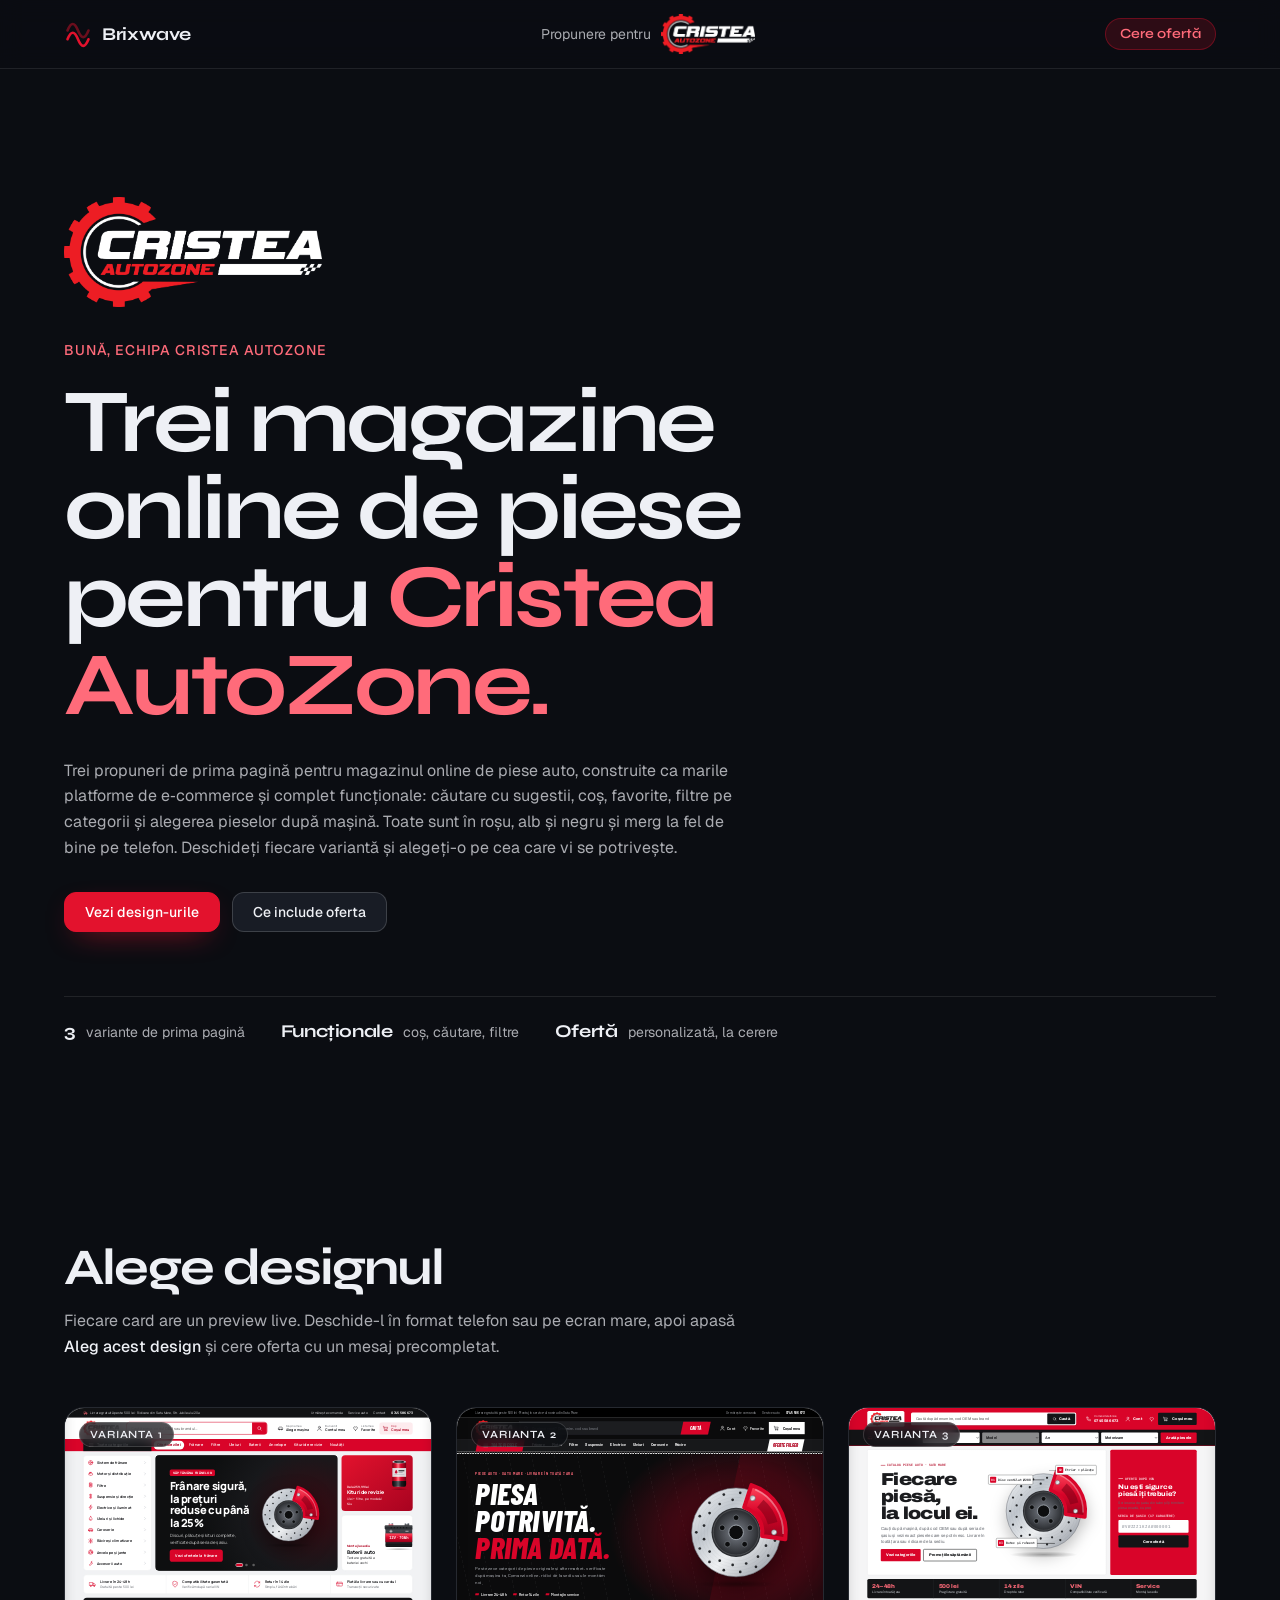
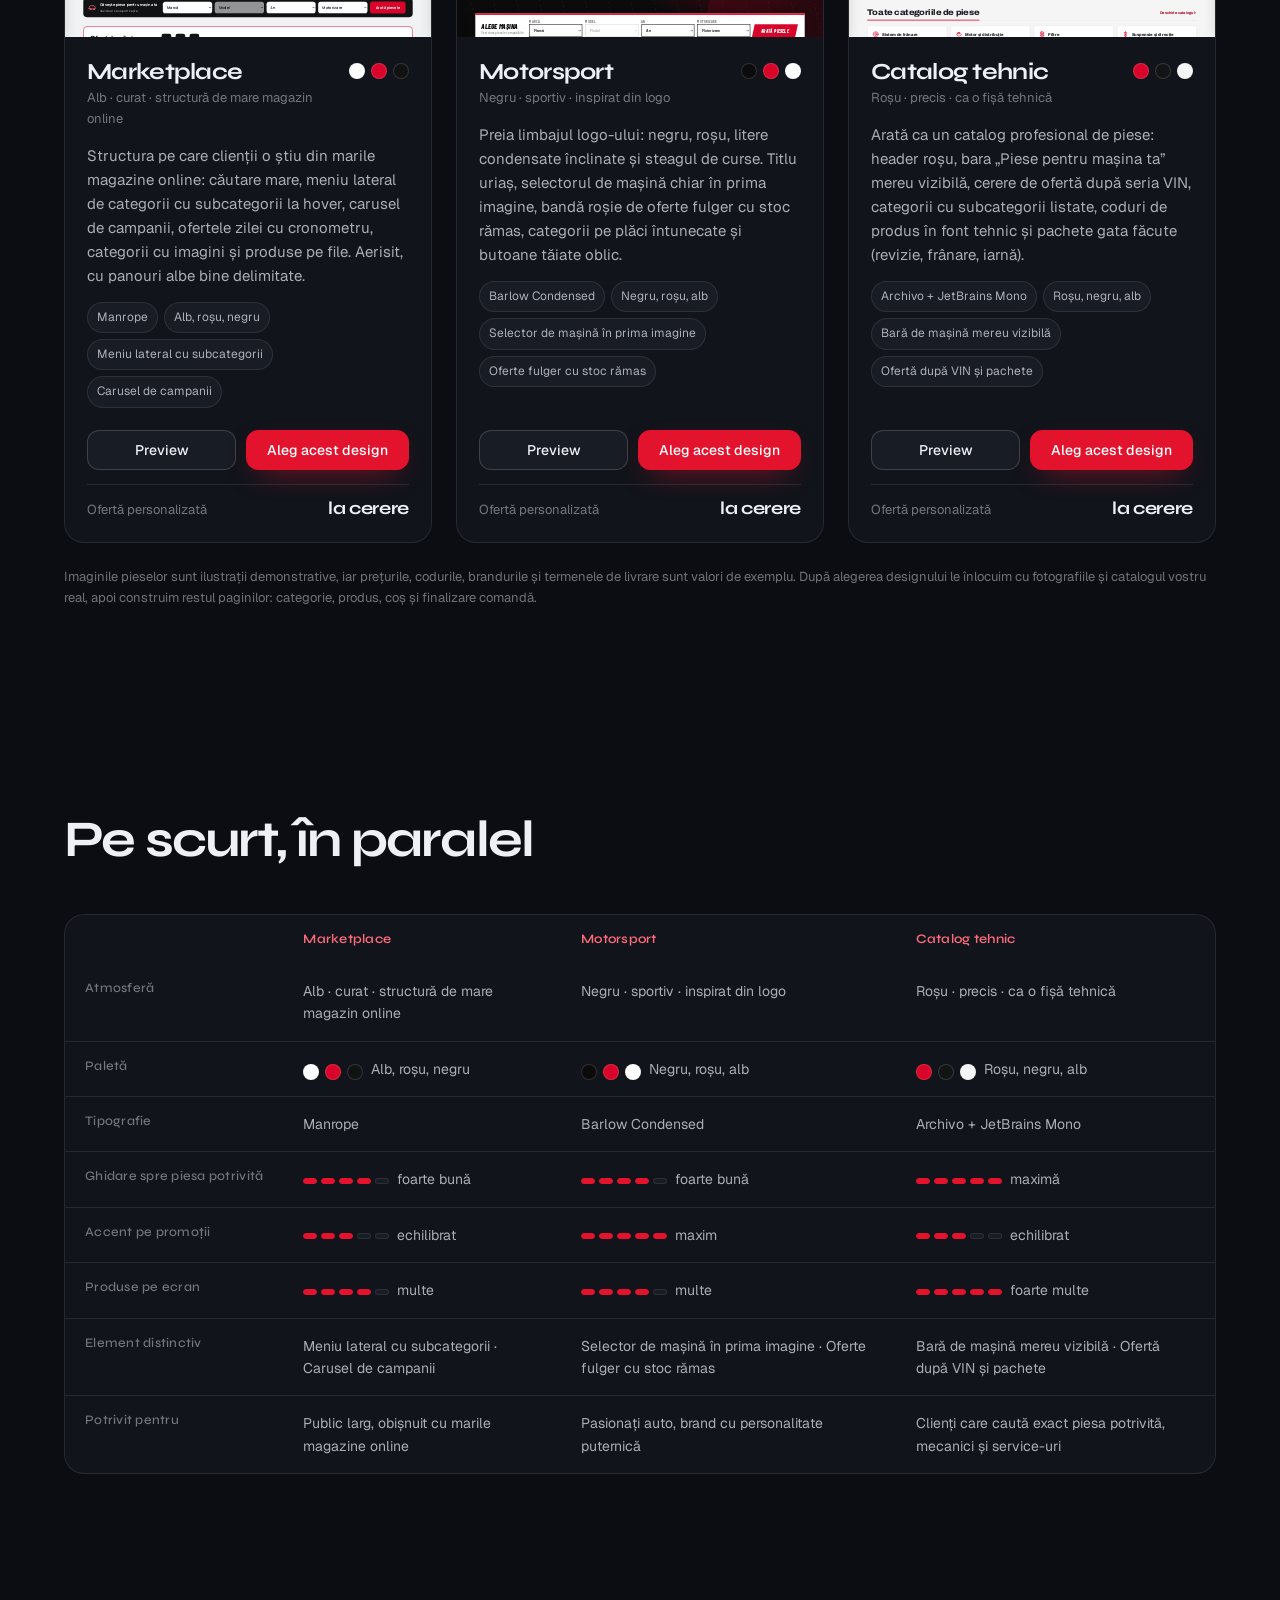
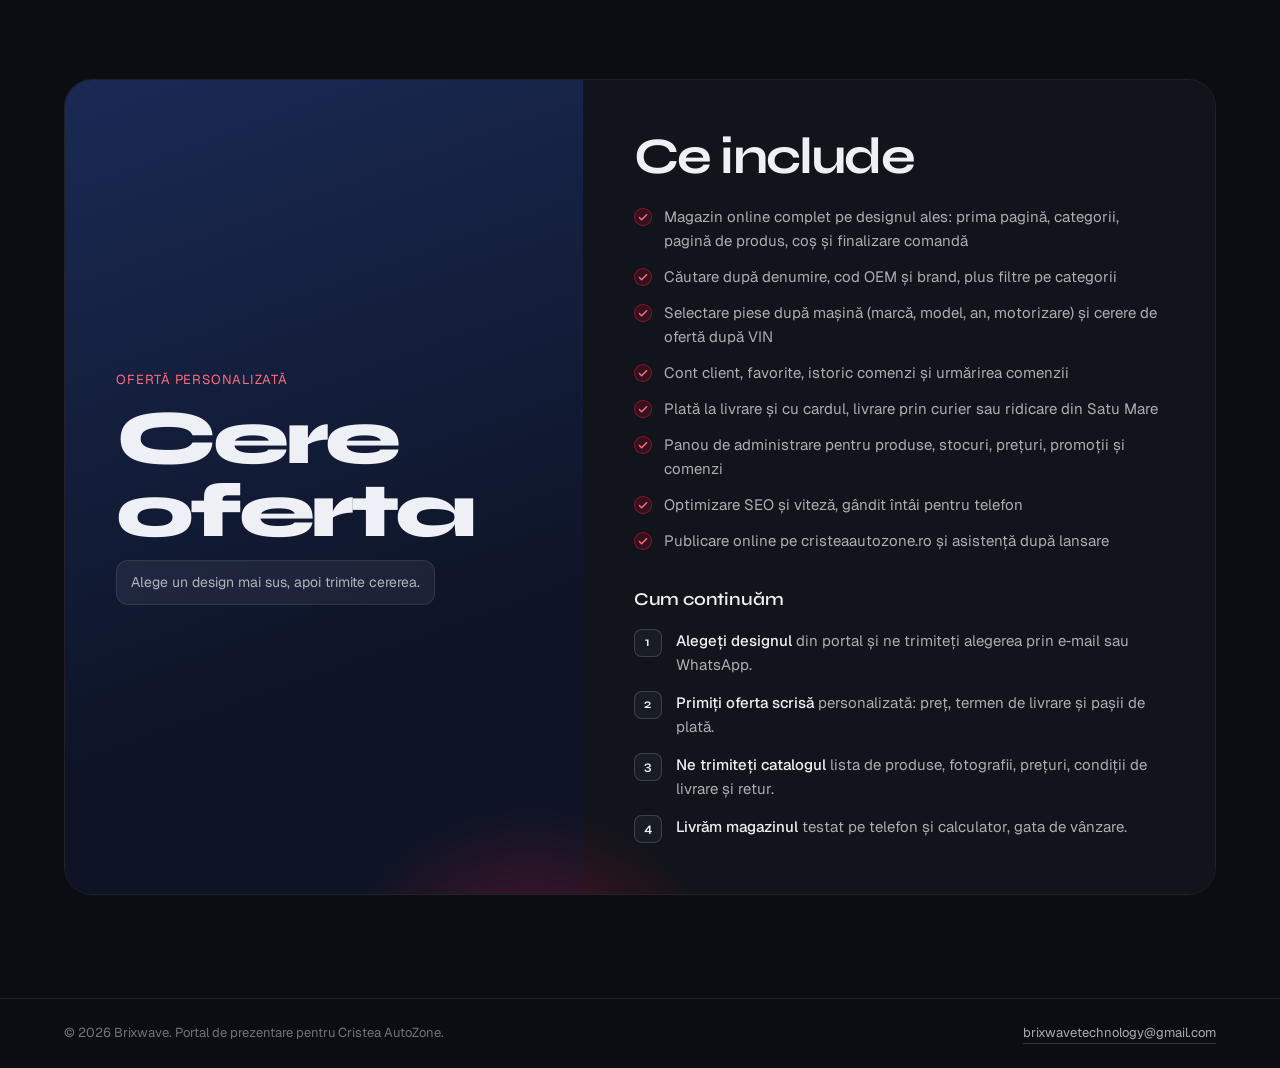
<file: index.html>
<!DOCTYPE html>
<html lang="ro">
<head>
<meta charset="utf-8">
<meta name="viewport" content="width=device-width, initial-scale=1, viewport-fit=cover">
<title>Brixwave × Cristea AutoZone — alege designul magazinului</title>
<meta name="description" content="Portal Brixwave: trei propuneri de design pentru magazinul online de piese auto Cristea AutoZone.">
<meta name="theme-color" content="#0b0d12">
<meta name="robots" content="noindex">
<link rel="preconnect" href="https://fonts.googleapis.com">
<link rel="preconnect" href="https://fonts.gstatic.com" crossorigin>
<link href="https://fonts.googleapis.com/css2?family=Syne:wght@500;600;700;800&family=Geist:wght@300;400;500;600&display=swap" rel="stylesheet">
<link rel="icon" href="shared/favicon.png">
<link rel="stylesheet" href="assets/brixwave.css">
</head>
<body>
<a class="skip" href="#designs">Sari la design-uri</a>

<header class="hdr">
  <a class="logo" href="#" aria-label="Brixwave">
    <svg class="logo__mark" viewBox="0 0 32 32" aria-hidden="true"><path d="M4 22c4-10 8-10 12 0s8 10 12 0" fill="none" stroke="currentColor" stroke-width="3" stroke-linecap="round"/><path d="M4 12c4-10 8-10 12 0s8 10 12 0" fill="none" stroke="currentColor" stroke-width="3" stroke-linecap="round" opacity=".45"/></svg>
    <span>Brixwave</span>
  </a>
  <span class="hdr__for" style="display:inline-flex;align-items:center;gap:10px">Propunere pentru <img src="shared/logo-alb.png" alt="Cristea AutoZone" style="height:40px;width:auto"></span>
  <a class="hdr__price" href="#oferta">Cere ofertă</a>
</header>

<main>
  <section class="hero">
    <div class="hero__bg" aria-hidden="true"></div>
    <img class="reveal" src="shared/logo-alb.png" alt="Cristea AutoZone" style="height:clamp(70px,10vw,110px);width:auto;margin-bottom:28px">
    <p class="hero__hello reveal">Bună, echipa Cristea AutoZone</p>
    <h1 class="hero__title">
      <span class="lm"><span>Trei magazine online de piese</span></span>
      <span class="lm"><span>pentru <em>Cristea AutoZone.</em></span></span>
    </h1>
    <p class="hero__lead reveal">Trei propuneri de prima pagină pentru magazinul online de piese auto, construite ca marile platforme de e‑commerce și complet funcționale: căutare cu sugestii, coș, favorite, filtre pe categorii și alegerea pieselor după mașină. Toate sunt în roșu, alb și negru și merg la fel de bine pe telefon. Deschideți fiecare variantă și alegeți-o pe cea care vi se potrivește.</p>
    <div class="hero__cta reveal">
      <a class="btn btn--primary" href="#designs">Vezi design-urile</a>
      <a class="btn" href="#oferta">Ce include oferta</a>
    </div>
    <ul class="hero__facts reveal">
      <li><b>3</b> variante de prima pagină</li>
      <li><b>Funcționale</b> coș, căutare, filtre</li>
      <li><b>Ofertă</b> personalizată, la cerere</li>
    </ul>
  </section>

  <section class="designs" id="designs">
    <div class="sec-head">
      <h2>Alege designul</h2>
      <p>Fiecare card are un preview live. Deschide-l în format telefon sau pe ecran mare, apoi apasă <b>Aleg acest design</b> și cere oferta cu un mesaj precompletat.</p>
    </div>
    <div class="cards" id="cards"></div>
    <p class="designs__note">Imaginile pieselor sunt ilustrații demonstrative, iar prețurile, codurile, brandurile și termenele de livrare sunt valori de exemplu. După alegerea designului le înlocuim cu fotografiile și catalogul vostru real, apoi construim restul paginilor: categorie, produs, coș și finalizare comandă.</p>
  </section>

  <section class="compare" id="comparatie">
    <div class="sec-head">
      <h2>Pe scurt, în paralel</h2>
    </div>
    <div class="table-wrap">
      <table class="tbl" id="compare-table"></table>
    </div>
  </section>

  <section class="offer" id="oferta">
    <div class="offer__card">
      <div class="offer__price">
        <span class="offer__label">Ofertă personalizată</span>
        <span class="offer__amount">Cere<br>oferta</span>
        <span class="offer__hint" id="offer-hint">Alege un design mai sus, apoi trimite cererea.</span>
      </div>
      <div class="offer__body">
        <h2>Ce include</h2>
        <ul class="offer__list" id="includes"></ul>
        <h3>Cum continuăm</h3>
        <ol class="offer__steps" id="steps"></ol>
      </div>
    </div>
  </section>
</main>

<footer class="ftr">
  <span>© <span id="year"></span> Brixwave. Portal de prezentare pentru Cristea AutoZone.</span>
  <a id="footer-mail" href="#"></a>
</footer>

<!-- Preview overlay -->
<div class="viewer" id="viewer" hidden role="dialog" aria-modal="true" aria-labelledby="viewer-title">
  <div class="viewer__bar">
    <div class="viewer__title" id="viewer-title"></div>
    <div class="viewer__devices" role="group" aria-label="Dispozitiv">
      <button class="seg is-on" data-device="desktop">Desktop</button>
      <button class="seg" data-device="mobile">Telefon</button>
    </div>
    <div class="viewer__actions">
      <a class="btn btn--sm" id="viewer-open" href="#" target="_blank" rel="noopener">Deschide în tab nou</a>
      <button class="btn btn--sm btn--primary" id="viewer-choose">Aleg acest design</button>
      <button class="iconbtn" id="viewer-close" aria-label="Închide previzualizarea">×</button>
    </div>
  </div>
  <div class="viewer__stage" id="viewer-stage"><iframe id="viewer-frame" title="Previzualizare design"></iframe></div>
</div>

<!-- Choice modal -->
<div class="modal" id="modal" hidden role="dialog" aria-modal="true" aria-labelledby="modal-title">
  <div class="modal__card">
    <button class="iconbtn modal__close" id="modal-close" aria-label="Închide">×</button>
    <p class="modal__kicker-free">Ai ales</p>
    <h2 id="modal-title" class="modal__title"></h2>
    <p class="modal__desc" id="modal-desc"></p>
    <div class="modal__price">
      <span>Următorul pas</span>
      <b>Cere oferta</b>
      <span>Trimite cererea cu designul ales și primești oferta personalizată în cel mai scurt timp.</span>
    </div>
    <ul class="modal__list" id="modal-includes"></ul>
    <div class="modal__actions">
      <a class="btn btn--primary" id="modal-mail" href="#">Cere oferta pe e‑mail</a>
      <a class="btn" id="modal-wa" href="#" target="_blank" rel="noopener">Cere oferta pe WhatsApp</a>
    </div>
    <p class="modal__foot">Mesajul se completează automat cu designul ales. Poți schimba oricând alegerea înainte de a trimite cererea.</p>
  </div>
</div>

<script src="assets/brixwave.js"></script>
</body>
</html>
</file>
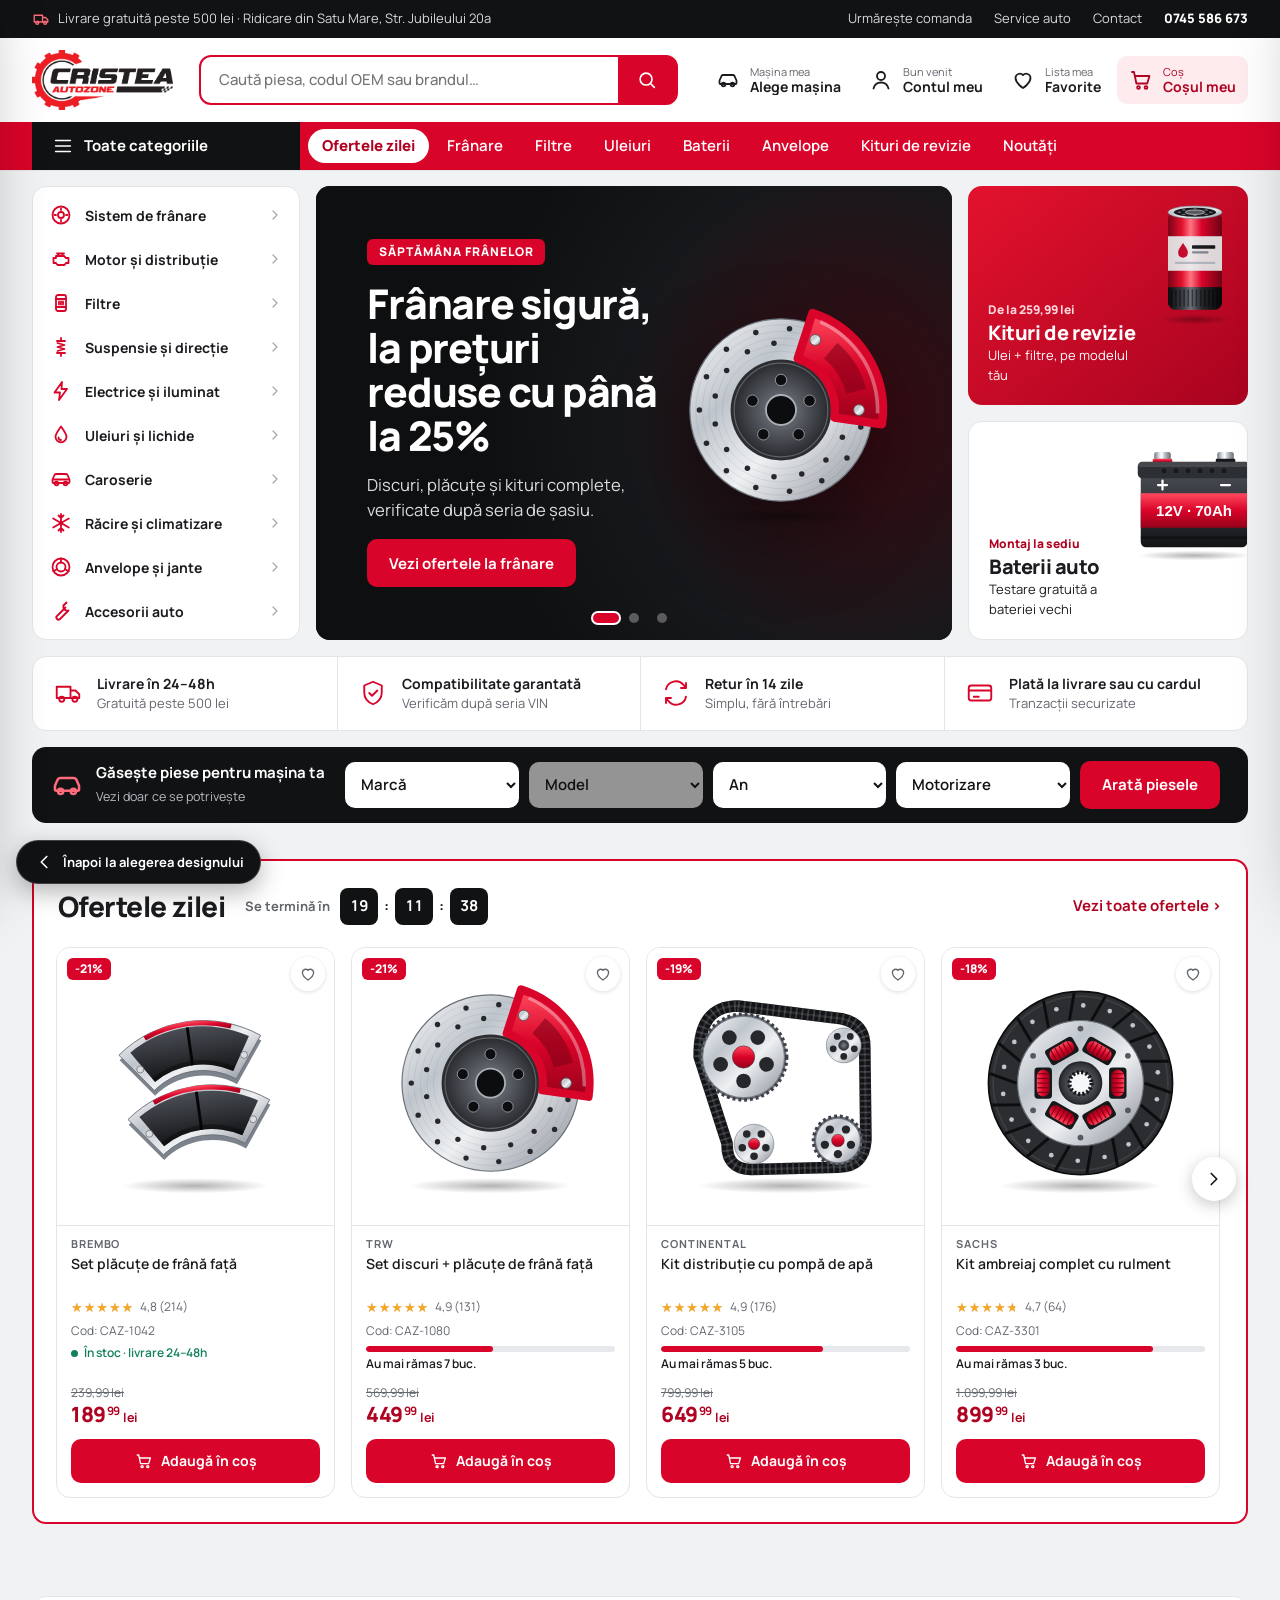
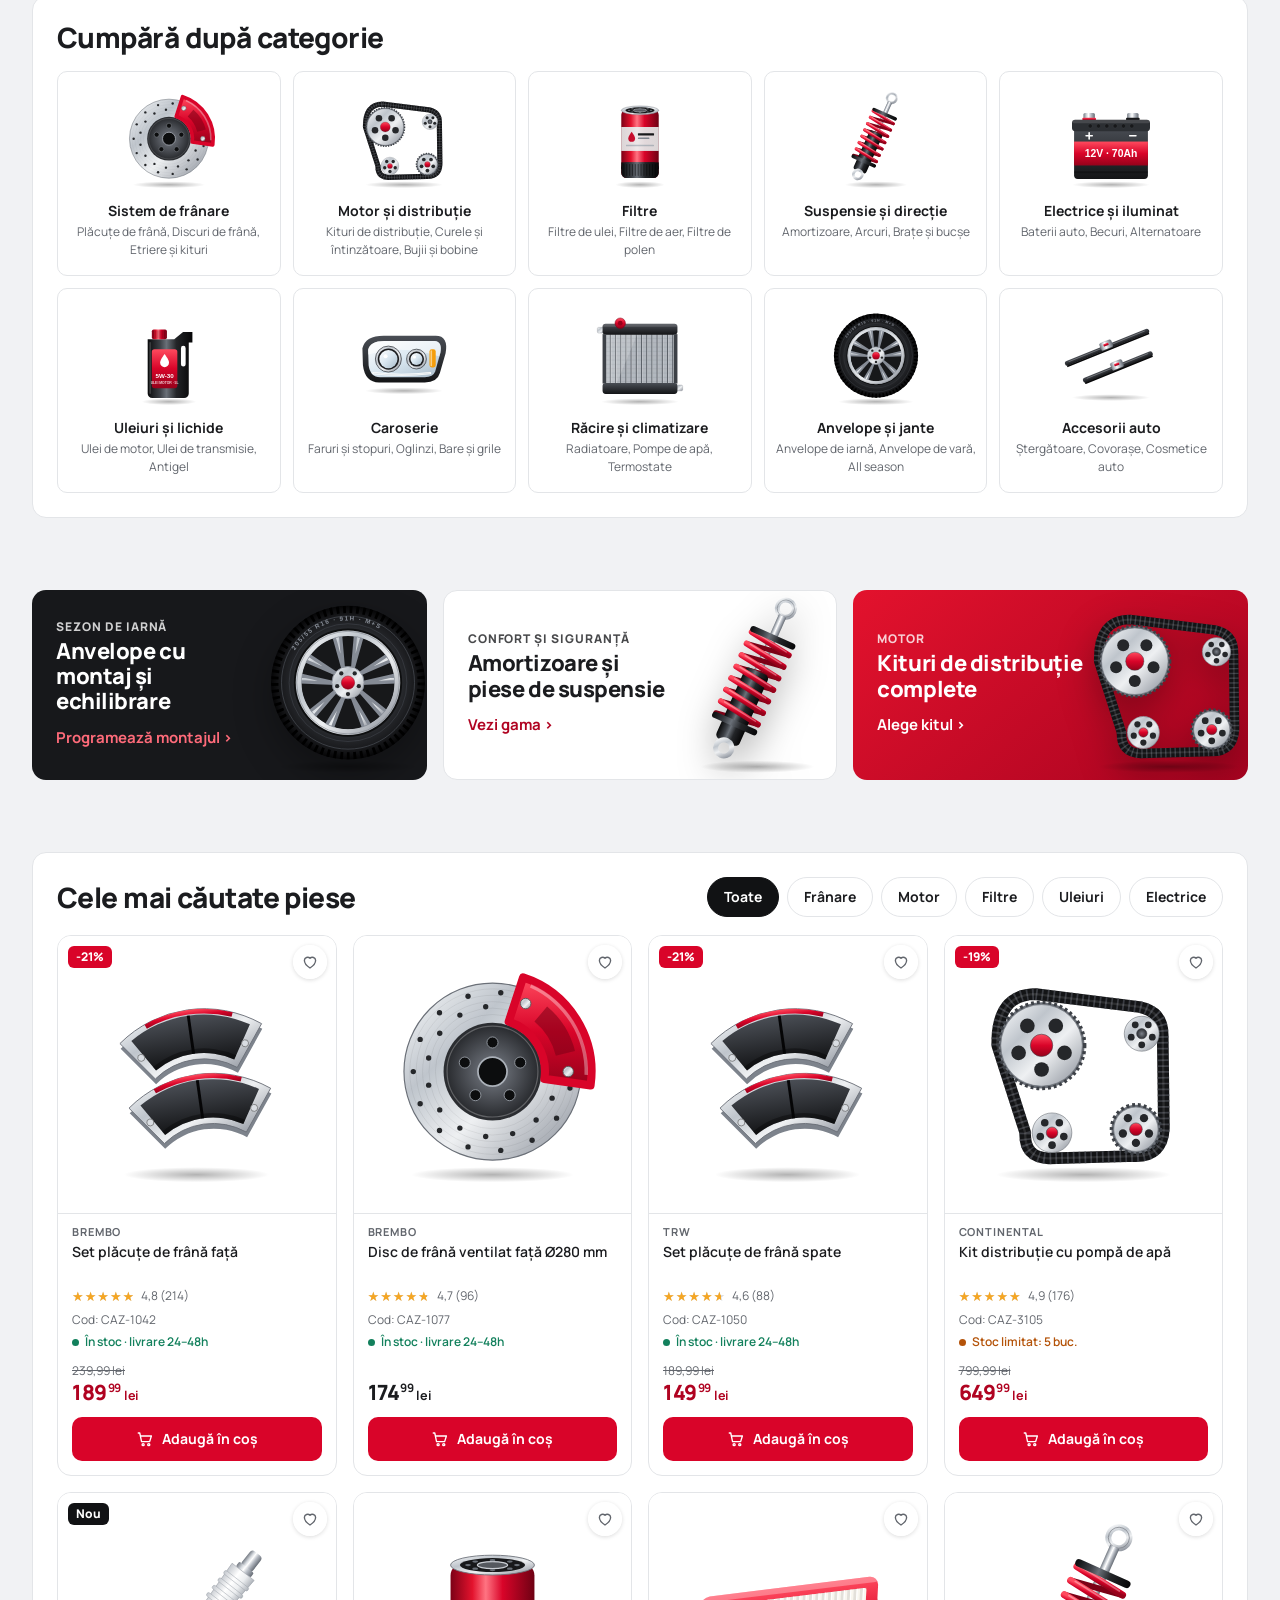
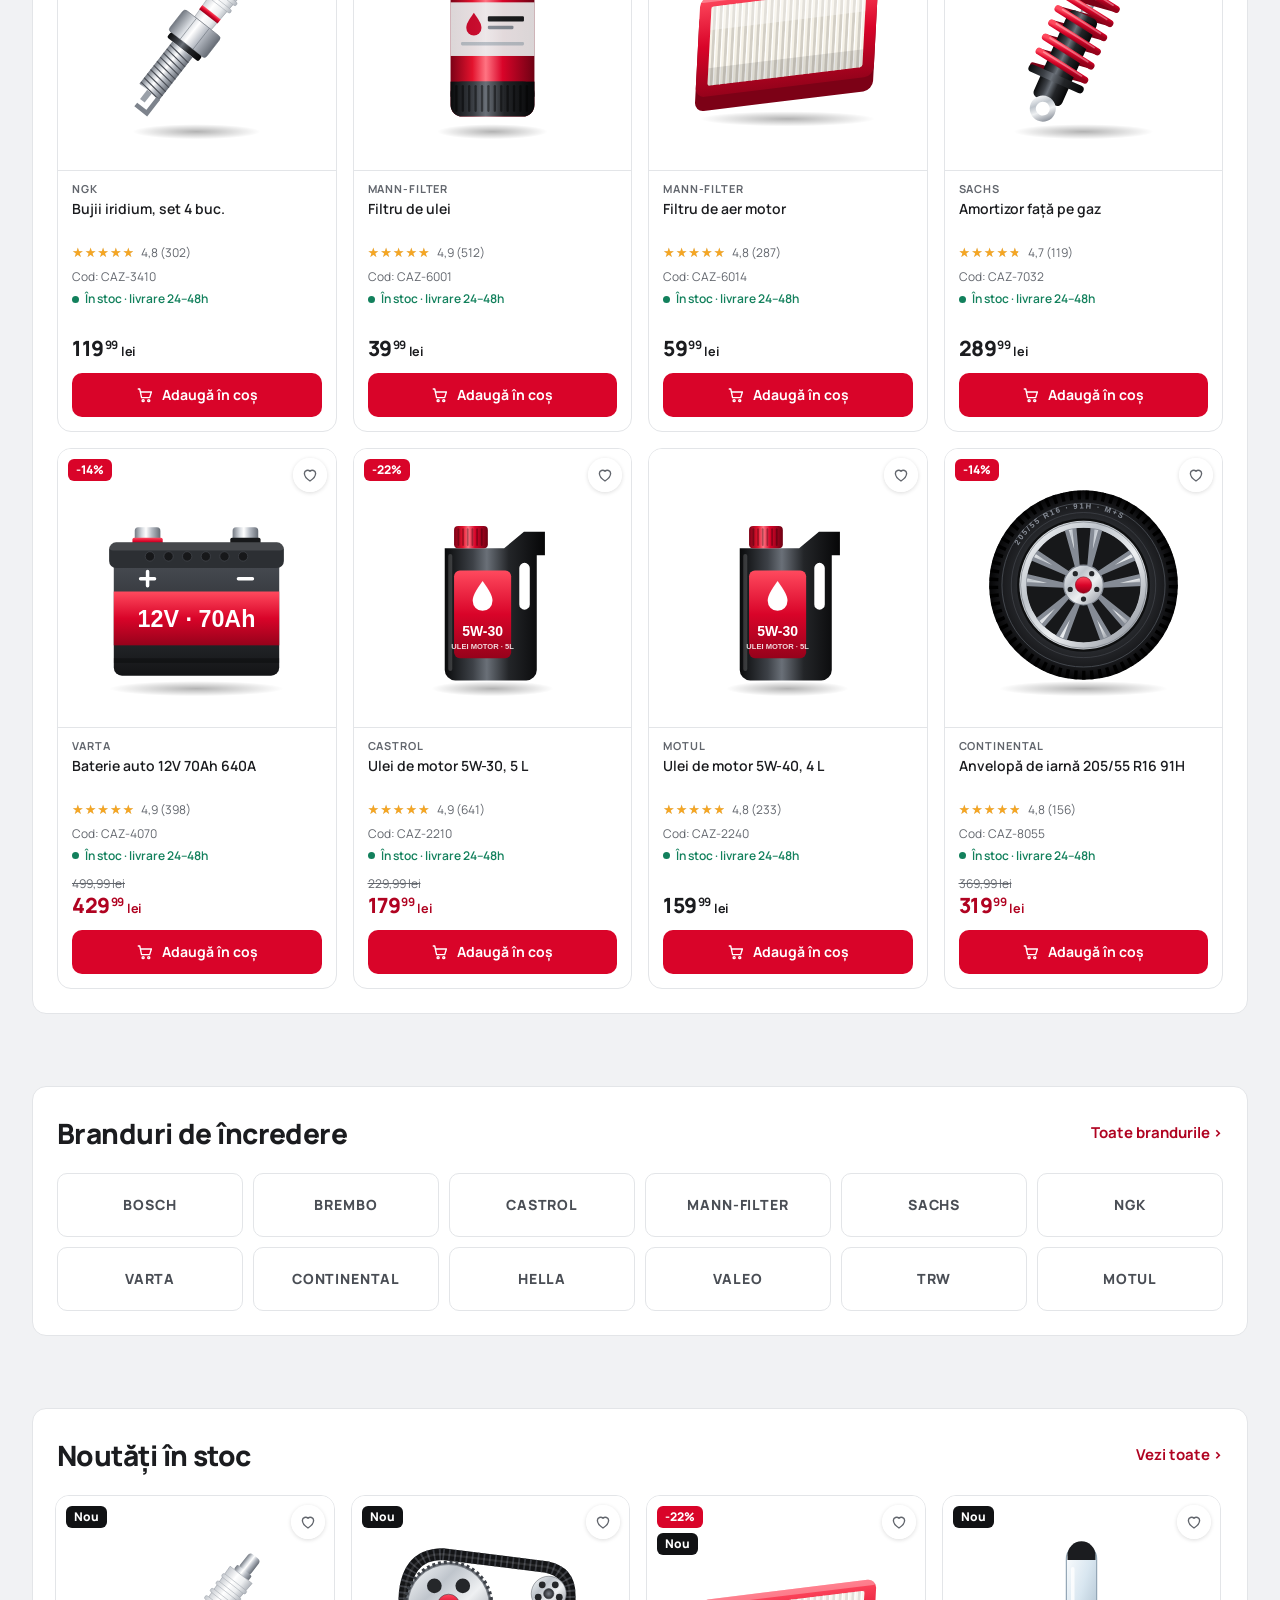
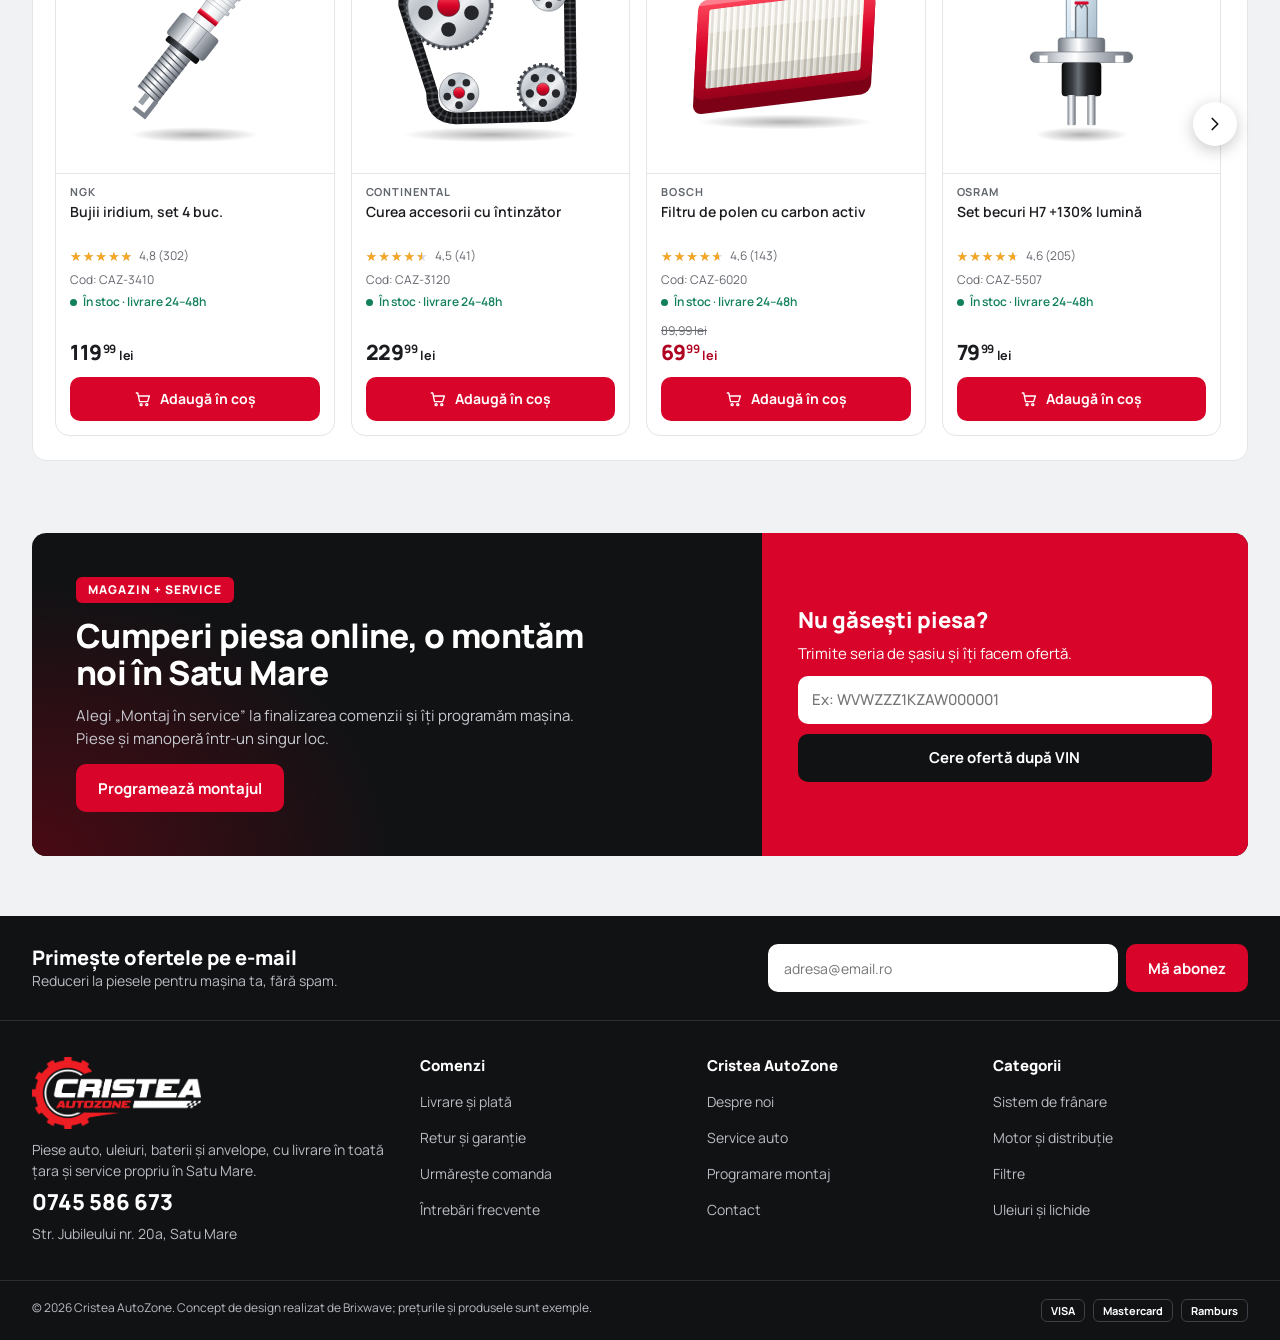
<file: designs/01-marketplace/index.html>
<!DOCTYPE html>
<html lang="ro">
<head>
<meta charset="utf-8">
<meta name="viewport" content="width=device-width, initial-scale=1, viewport-fit=cover">
<title>Cristea AutoZone · Piese auto online — Marketplace</title>
<meta name="robots" content="noindex">
<link rel="icon" href="../../shared/favicon.png">
<link rel="preconnect" href="https://fonts.googleapis.com">
<link rel="preconnect" href="https://fonts.gstatic.com" crossorigin>
<link rel="stylesheet" href="https://fonts.googleapis.com/css2?family=Manrope:wght@400;500;600;700;800&display=swap">
<link rel="stylesheet" href="../../shared/shop.css">
<link rel="stylesheet" href="style.css">
</head>
<body>
<a class="sr" href="#continut">Sari la conținut</a>

<div class="top">
  <div class="wrap top__in">
    <span class="top__msg"><svg class="ic" viewBox="0 0 24 24" aria-hidden="true"><path d="M3 7h11v9H3zM14 10h4l3 3v3h-7zM7 19a2 2 0 1 0 0-4 2 2 0 0 0 0 4zM17.500 19a2 2 0 1 0 0-4 2 2 0 0 0 0 4z"/></svg>Livrare gratuită peste 500 lei · Ridicare din Satu Mare, Str. Jubileului 20a</span>
    <nav class="top__links" aria-label="Informații">
      <a href="#" data-note="comenzi">Urmărește comanda</a>
      <a href="#">Service auto</a>
      <a href="#">Contact</a>
      <a class="top__tel" href="tel:0745586673">0745 586 673</a>
    </nav>
  </div>
</div>

<header class="hdr">
  <div class="wrap hdr__in">
    <button class="hdr__burger" type="button" data-menu-open aria-label="Deschide meniul de categorii"><svg class="ic" viewBox="0 0 24 24" aria-hidden="true"><path d="M4 6h16M4 12h16M4 18h16"/></svg></button>
    <a class="hdr__logo" href="#" data-top aria-label="Cristea AutoZone, prima pagină"><img src="../../shared/logo.png" alt="Cristea AutoZone" width="787" height="335"></a>
    <form class="search" data-search>
      <label class="sr" for="q">Caută piese</label>
      <input id="q" type="search" placeholder="Caută piesa, codul OEM sau brandul…">
      <button type="submit" aria-label="Caută"><svg class="ic" viewBox="0 0 24 24" aria-hidden="true"><circle cx="11" cy="11" r="6.500"/><path d="M20 20l-4.200-4.200"/></svg></button>
    </form>
    <nav class="hdr__acts" aria-label="Cont și coș">
      <a class="act act--car" href="#" data-car-open><svg class="ic" viewBox="0 0 24 24" aria-hidden="true"><path d="M3.500 15v-2.500l2-4.500A2 2 0 0 1 7.300 7h9.400a2 2 0 0 1 1.800 1l2 4.500V15a1 1 0 0 1-1 1h-15a1 1 0 0 1-1-1z"/><circle cx="7.500" cy="16.500" r="1.800"/><circle cx="16.500" cy="16.500" r="1.800"/></svg><span><small>Mașina mea</small><b data-car-label="Alege mașina">Alege mașina</b></span></a>
      <a class="act" href="#" data-note="cont"><svg class="ic" viewBox="0 0 24 24" aria-hidden="true"><circle cx="12" cy="8" r="4"/><path d="M4.500 20.500c1-4 4-6 7.500-6s6.500 2 7.500 6"/></svg><span><small>Bun venit</small><b>Contul meu</b></span></a>
      <a class="act" href="#" data-fav-open><span class="act__ic"><svg class="ic" viewBox="0 0 24 24" aria-hidden="true"><path d="M12 20s-7.500-4.600-7.500-10.200A4.300 4.300 0 0 1 12 7.200a4.300 4.300 0 0 1 7.500 2.600C19.500 15.400 12 20 12 20z"/></svg><i data-fav-count>0</i></span><span><small>Lista mea</small><b>Favorite</b></span></a>
      <a class="act act--cart" href="#" data-cart-open><span class="act__ic"><svg class="ic" viewBox="0 0 24 24" aria-hidden="true"><path d="M3 4h2l2.400 11.500h10.800L20.500 8H6.600"/><circle cx="9.500" cy="19.500" r="1.400"/><circle cx="17" cy="19.500" r="1.400"/></svg><i data-cart-count>0</i></span><span><small>Coș</small><b data-cart-total>Coșul meu</b></span></a>
    </nav>
  </div>
  <div class="nav">
    <div class="wrap nav__in">
      <button class="nav__all" type="button" data-menu-open><svg class="ic" viewBox="0 0 24 24" aria-hidden="true"><path d="M4 6h16M4 12h16M4 18h16"/></svg>Toate categoriile</button>
      <nav class="nav__links" aria-label="Scurtături">
        <a class="nav__hot" href="#oferte">Ofertele zilei</a>
        <a href="#" data-cat-link="franare">Frânare</a>
        <a href="#" data-cat-link="filtre">Filtre</a>
        <a href="#" data-cat-link="uleiuri">Uleiuri</a>
        <a href="#" data-cat-link="electrice">Baterii</a>
        <a href="#" data-cat-link="anvelope">Anvelope</a>
        <a href="#" data-tag-link="kit" data-title="Pachete și kituri">Kituri de revizie</a>
        <a href="#" data-tag-link="new" data-title="Noutăți în stoc">Noutăți</a>
      </nav>
    </div>
  </div>
</header>

<main id="continut">
  <section class="hero wrap">
    <nav class="side" aria-label="Categorii de piese"><ul data-cats="menu"></ul></nav>

    <div class="slider" data-slider aria-roledescription="carusel" aria-label="Oferte">
      <article class="slide slide--dark">
        <div class="slide__txt">
          <span class="tag">Săptămâna frânelor</span>
          <h1>Frânare sigură, la prețuri reduse cu până la 25%</h1>
          <p>Discuri, plăcuțe și kituri complete, verificate după seria de șasiu.</p>
          <a class="btn" href="#" data-cat-link="franare">Vezi ofertele la frânare</a>
        </div>
        <img class="slide__img" src="../../shared/piese/disc.svg" alt="">
      </article>
      <article class="slide slide--red">
        <div class="slide__txt">
          <span class="tag tag--dark">Pregătit de iarnă</span>
          <h2>Baterii, anvelope și ștergătoare pentru sezonul rece</h2>
          <p>Pachete complete, cu montaj la cerere în service-ul nostru din Satu Mare.</p>
          <a class="btn btn--dark" href="#" data-tag-link="kit" data-title="Pachete și kituri">Vezi pachetele</a>
        </div>
        <img class="slide__img" src="../../shared/piese/anvelopa.svg" alt="">
      </article>
      <article class="slide slide--light">
        <div class="slide__txt">
          <span class="tag">Revizie completă</span>
          <h2>Ulei și filtre pentru mașina ta, într-un singur kit</h2>
          <p>Alegi mașina și primești exact piesele potrivite pentru revizie.</p>
          <a class="btn" href="#" data-car-open>Alege mașina</a>
        </div>
        <img class="slide__img" src="../../shared/piese/ulei.svg" alt="">
      </article>
      <button class="slider__arr slider__arr--prev" type="button" data-slider-prev aria-label="Oferta anterioară"><svg class="ic" viewBox="0 0 24 24" aria-hidden="true"><path d="M15 6l-6 6 6 6"/></svg></button>
      <button class="slider__arr slider__arr--next" type="button" data-slider-next aria-label="Oferta următoare"><svg class="ic" viewBox="0 0 24 24" aria-hidden="true"><path d="M9 6l6 6-6 6"/></svg></button>
      <div class="slider__dots" data-slider-dots></div>
    </div>

    <div class="promos">
      <a class="promo promo--red" href="#" data-tag-link="kit" data-title="Pachete și kituri"><span><small>De la 259,99 lei</small><b>Kituri de revizie</b>Ulei + filtre, pe modelul tău</span><img src="../../shared/piese/filtru-ulei.svg" alt=""></a>
      <a class="promo" href="#" data-cat-link="electrice"><span><small>Montaj la sediu</small><b>Baterii auto</b>Testare gratuită a bateriei vechi</span><img src="../../shared/piese/baterie.svg" alt=""></a>
    </div>
  </section>

  <section class="wrap">
    <ul class="perks">
      <li><svg class="ic" viewBox="0 0 24 24" aria-hidden="true"><path d="M3 7h11v9H3zM14 10h4l3 3v3h-7zM7 19a2 2 0 1 0 0-4 2 2 0 0 0 0 4zM17.500 19a2 2 0 1 0 0-4 2 2 0 0 0 0 4z"/></svg><span><b>Livrare în 24–48h</b>Gratuită peste 500 lei</span></li>
      <li><svg class="ic" viewBox="0 0 24 24" aria-hidden="true"><path d="M12 3l7 3v5.500c0 4.500-3 7.800-7 9.500-4-1.700-7-5-7-9.500V6z"/><path d="M9 12l2.200 2.200L15.500 10"/></svg><span><b>Compatibilitate garantată</b>Verificăm după seria VIN</span></li>
      <li><svg class="ic" viewBox="0 0 24 24" aria-hidden="true"><path d="M4 9a8 8 0 0 1 14-3.500L20 8M20 4v4h-4M20 15a8 8 0 0 1-14 3.500L4 16M4 20v-4h4"/></svg><span><b>Retur în 14 zile</b>Simplu, fără întrebări</span></li>
      <li><svg class="ic" viewBox="0 0 24 24" aria-hidden="true"><rect x="3" y="6" width="18" height="12" rx="2"/><path d="M3 10h18M7 15h4"/></svg><span><b>Plată la livrare sau cu cardul</b>Tranzacții securizate</span></li>
    </ul>
  </section>

  <section class="wrap">
    <form class="car" data-vehicle>
      <div class="car__h"><svg class="ic" viewBox="0 0 24 24" aria-hidden="true"><path d="M3.500 15v-2.500l2-4.500A2 2 0 0 1 7.300 7h9.400a2 2 0 0 1 1.800 1l2 4.500V15a1 1 0 0 1-1 1h-15a1 1 0 0 1-1-1z"/><circle cx="7.500" cy="16.500" r="1.800"/><circle cx="16.500" cy="16.500" r="1.800"/></svg><span><b>Găsește piese pentru mașina ta</b><small>Vezi doar ce se potrivește</small></span></div>
      <label><span class="sr">Marcă</span><select data-v="make"></select></label>
      <label><span class="sr">Model</span><select data-v="model"></select></label>
      <label><span class="sr">An</span><select data-v="year"></select></label>
      <label><span class="sr">Motorizare</span><select data-v="engine"></select></label>
      <button class="btn" type="submit">Arată piesele</button>
      <button class="car__clear" type="button" data-car-clear hidden>Șterge mașina</button>
    </form>
  </section>

  <div data-results-here></div>

  <section class="sec wrap" id="oferte">
    <div class="panel panel--deals">
      <div class="sec__head">
        <h2 class="sec__title">Ofertele zilei</h2>
        <div class="count" data-countdown aria-label="Timp rămas din ofertă"><span>Se termină în</span><b data-t="h">00</b>:<b data-t="m">00</b>:<b data-t="s">00</b></div>
        <a class="sec__more" href="#" data-tag-link="deal" data-title="Toate ofertele">Vezi toate ofertele ›</a>
      </div>
      <div class="rail"><div class="rail__track" data-products="deal" data-variant="flash"></div></div>
    </div>
  </section>

  <section class="sec wrap">
    <div class="panel">
      <div class="sec__head"><h2 class="sec__title">Cumpără după categorie</h2></div>
      <ul class="tiles" data-cats="tiles"></ul>
    </div>
  </section>

  <section class="sec wrap">
    <div class="banners">
      <a class="banner banner--dark" href="#" data-cat-link="anvelope"><span><small>Sezon de iarnă</small><b>Anvelope cu montaj și echilibrare</b><em>Programează montajul ›</em></span><img src="../../shared/piese/anvelopa.svg" alt=""></a>
      <a class="banner banner--light" href="#" data-cat-link="suspensie"><span><small>Confort și siguranță</small><b>Amortizoare și piese de suspensie</b><em>Vezi gama ›</em></span><img src="../../shared/piese/amortizor.svg" alt=""></a>
      <a class="banner banner--red" href="#" data-cat-link="motor"><span><small>Motor</small><b>Kituri de distribuție complete</b><em>Alege kitul ›</em></span><img src="../../shared/piese/distributie.svg" alt=""></a>
    </div>
  </section>

  <section class="sec wrap">
    <div class="panel">
      <div class="sec__head">
        <h2 class="sec__title">Cele mai căutate piese</h2>
        <div class="tabs" data-tabs="#top-grid" role="group" aria-label="Filtrează după categorie">
          <button type="button" class="is-on" data-cat="all" aria-pressed="true">Toate</button>
          <button type="button" data-cat="franare" aria-pressed="false">Frânare</button>
          <button type="button" data-cat="motor" aria-pressed="false">Motor</button>
          <button type="button" data-cat="filtre" aria-pressed="false">Filtre</button>
          <button type="button" data-cat="uleiuri" aria-pressed="false">Uleiuri</button>
          <button type="button" data-cat="electrice" aria-pressed="false">Electrice</button>
        </div>
      </div>
      <div class="pgrid" id="top-grid" data-products="top" data-limit="12"></div>
    </div>
  </section>

  <section class="sec wrap">
    <div class="panel">
      <div class="sec__head"><h2 class="sec__title">Branduri de încredere</h2><a class="sec__more" href="#">Toate brandurile ›</a></div>
      <ul class="brands"><li>BOSCH</li><li>BREMBO</li><li>CASTROL</li><li>MANN‑FILTER</li><li>SACHS</li><li>NGK</li><li>VARTA</li><li>CONTINENTAL</li><li>HELLA</li><li>VALEO</li><li>TRW</li><li>MOTUL</li></ul>
    </div>
  </section>

  <section class="sec wrap">
    <div class="panel">
      <div class="sec__head"><h2 class="sec__title">Noutăți în stoc</h2><a class="sec__more" href="#" data-tag-link="new" data-title="Noutăți în stoc">Vezi toate ›</a></div>
      <div class="rail"><div class="rail__track" data-products="new"></div></div>
    </div>
  </section>

  <section class="sec wrap">
    <div class="svc">
      <div class="svc__txt"><span class="tag">Magazin + service</span><h2>Cumperi piesa online, o montăm noi în Satu Mare</h2><p>Alegi „Montaj în service” la finalizarea comenzii și îți programăm mașina. Piese și manoperă într-un singur loc.</p><a class="btn" href="#">Programează montajul</a></div>
      <form class="svc__vin" data-vin><b>Nu găsești piesa?</b><p>Trimite seria de șasiu și îți facem ofertă.</p><label class="sr" for="vin1">Seria de șasiu (VIN)</label><input id="vin1" maxlength="17" placeholder="Ex: WVWZZZ1KZAW000001" autocomplete="off"><button class="btn btn--dark" type="submit">Cere ofertă după VIN</button></form>
    </div>
  </section>
</main>

<footer class="ftr">
  <div class="wrap ftr__news">
    <div><b>Primește ofertele pe e‑mail</b><span>Reduceri la piesele pentru mașina ta, fără spam.</span></div>
    <form data-newsletter><label class="sr" for="nl1">Adresa de e‑mail</label><input id="nl1" type="email" placeholder="adresa@email.ro"><button class="btn" type="submit">Mă abonez</button></form>
  </div>
  <div class="wrap ftr__cols">
    <div class="ftr__brand"><img src="../../shared/logo-alb.png" alt="Cristea AutoZone" width="787" height="335" loading="lazy"><p>Piese auto, uleiuri, baterii și anvelope, cu livrare în toată țara și service propriu în Satu Mare.</p><a class="ftr__tel" href="tel:0745586673">0745 586 673</a><span>Str. Jubileului nr. 20a, Satu Mare</span></div>
    <div><h3>Comenzi</h3><ul><li><a href="#">Livrare și plată</a></li><li><a href="#">Retur și garanție</a></li><li><a href="#" data-note="comenzi">Urmărește comanda</a></li><li><a href="#">Întrebări frecvente</a></li></ul></div>
    <div><h3>Cristea AutoZone</h3><ul><li><a href="#">Despre noi</a></li><li><a href="#">Service auto</a></li><li><a href="#">Programare montaj</a></li><li><a href="#">Contact</a></li></ul></div>
    <div><h3>Categorii</h3><ul><li><a href="#" data-cat-link="franare">Sistem de frânare</a></li><li><a href="#" data-cat-link="motor">Motor și distribuție</a></li><li><a href="#" data-cat-link="filtre">Filtre</a></li><li><a href="#" data-cat-link="uleiuri">Uleiuri și lichide</a></li></ul></div>
  </div>
  <div class="wrap ftr__bot"><span>© 2026 Cristea AutoZone. Concept de design realizat de Brixwave; prețurile și produsele sunt exemple.</span><span class="ftr__pay"><i>VISA</i><i>Mastercard</i><i>Ramburs</i></span></div>
</footer>

<script src="../../shared/photos.js"></script>
<script src="../../shared/shop.js"></script>
</body>
</html>
</file>
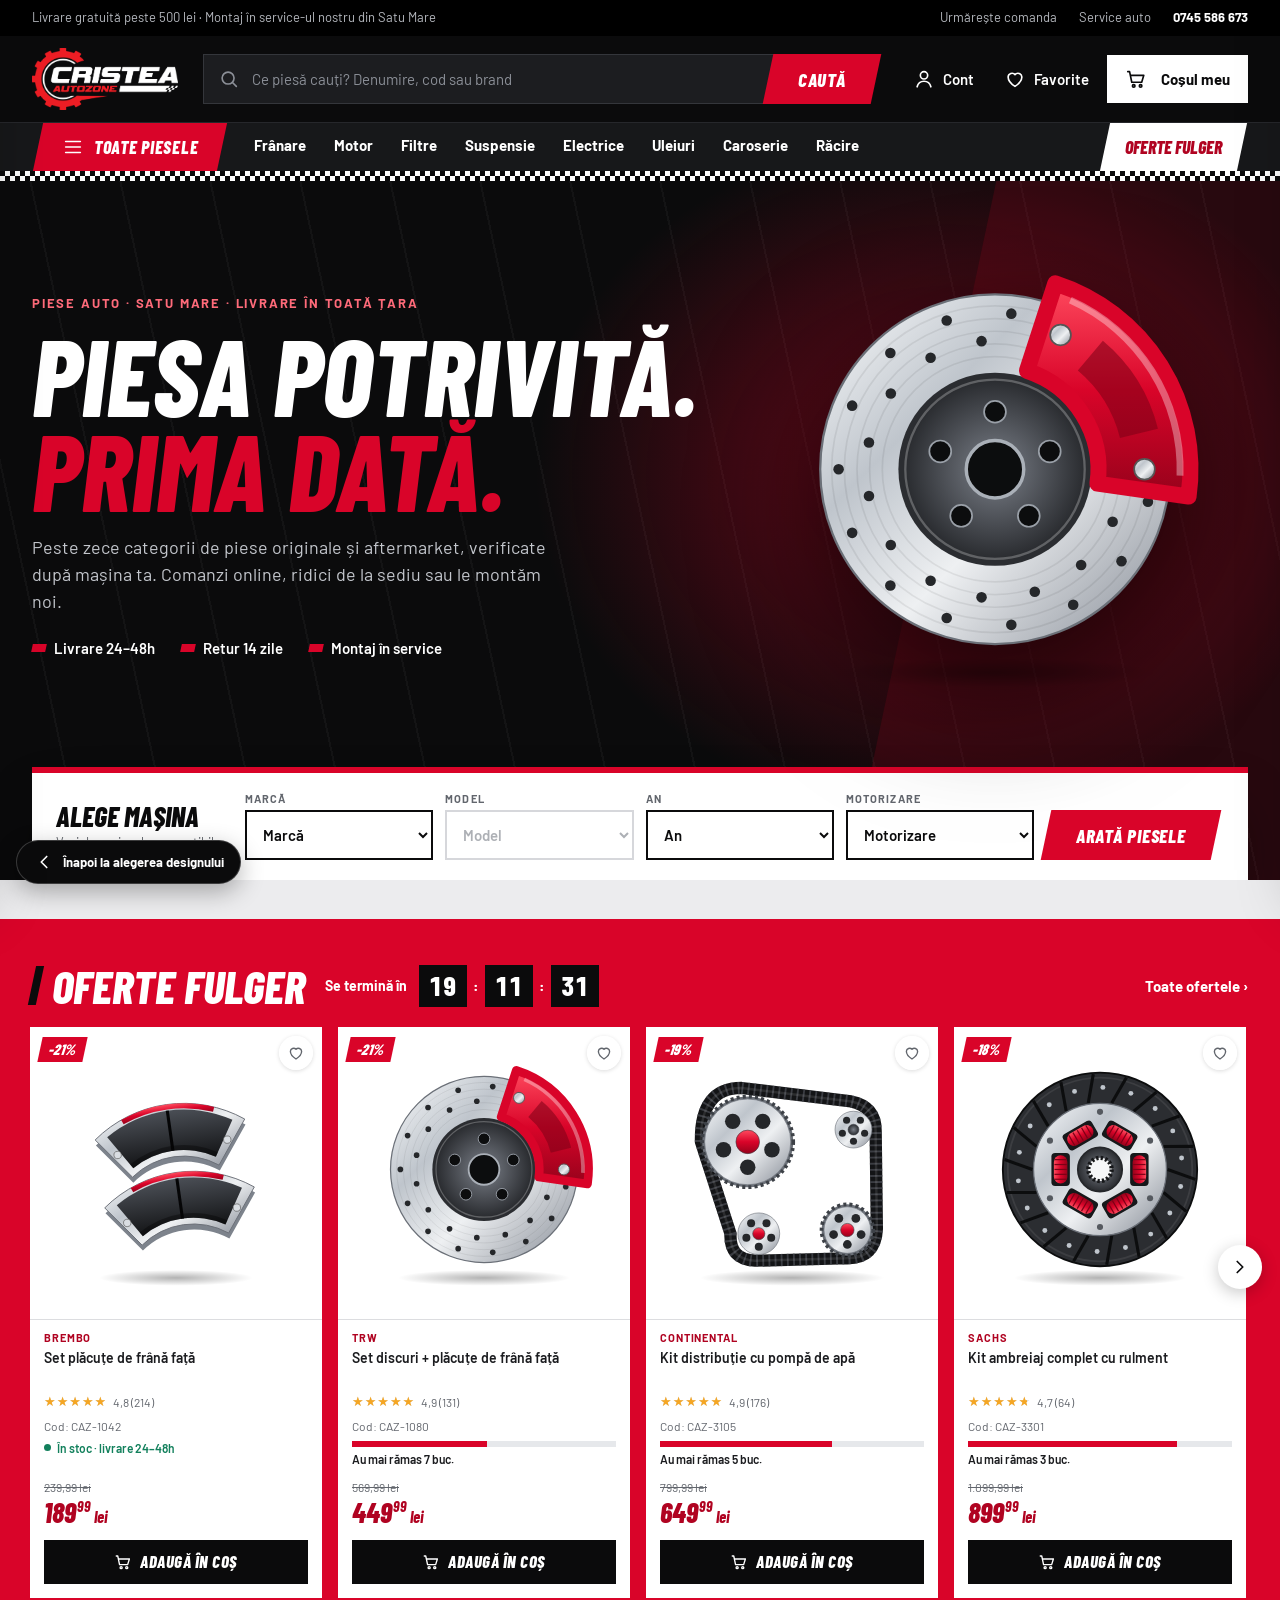
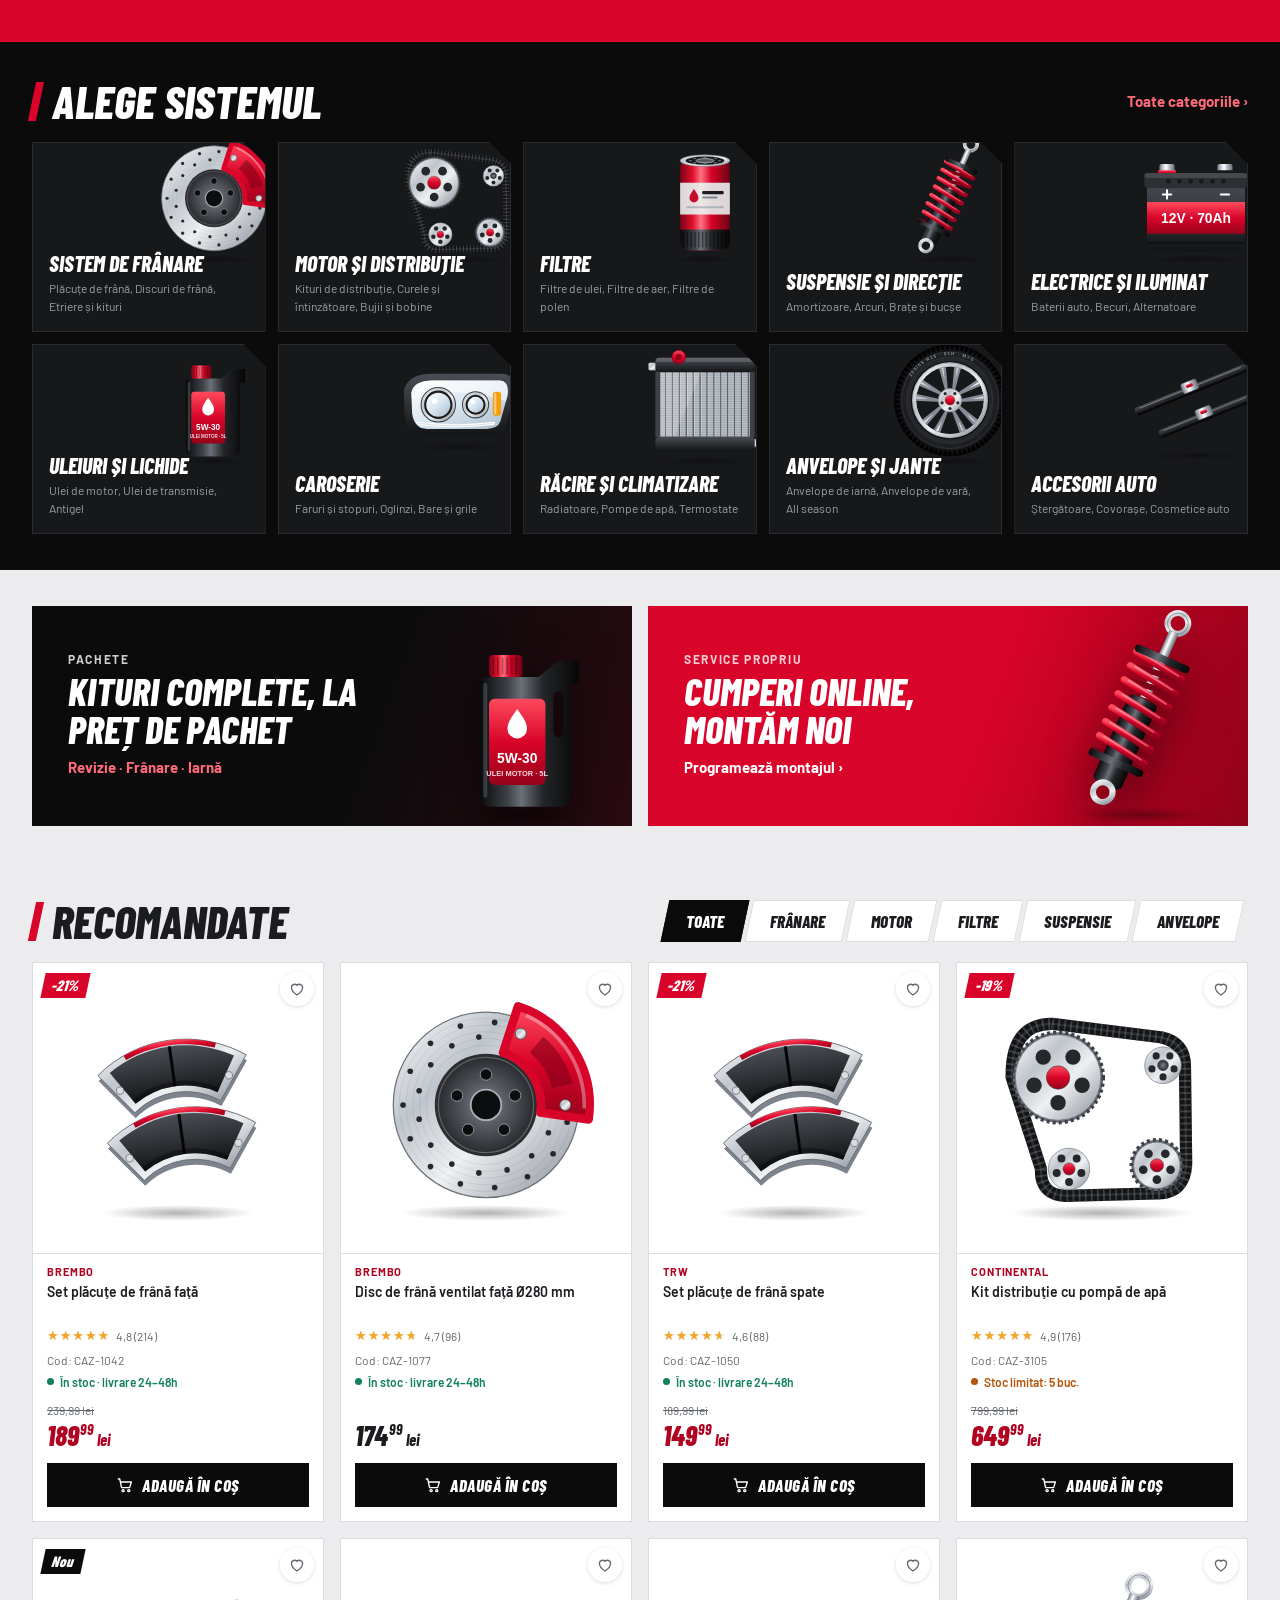
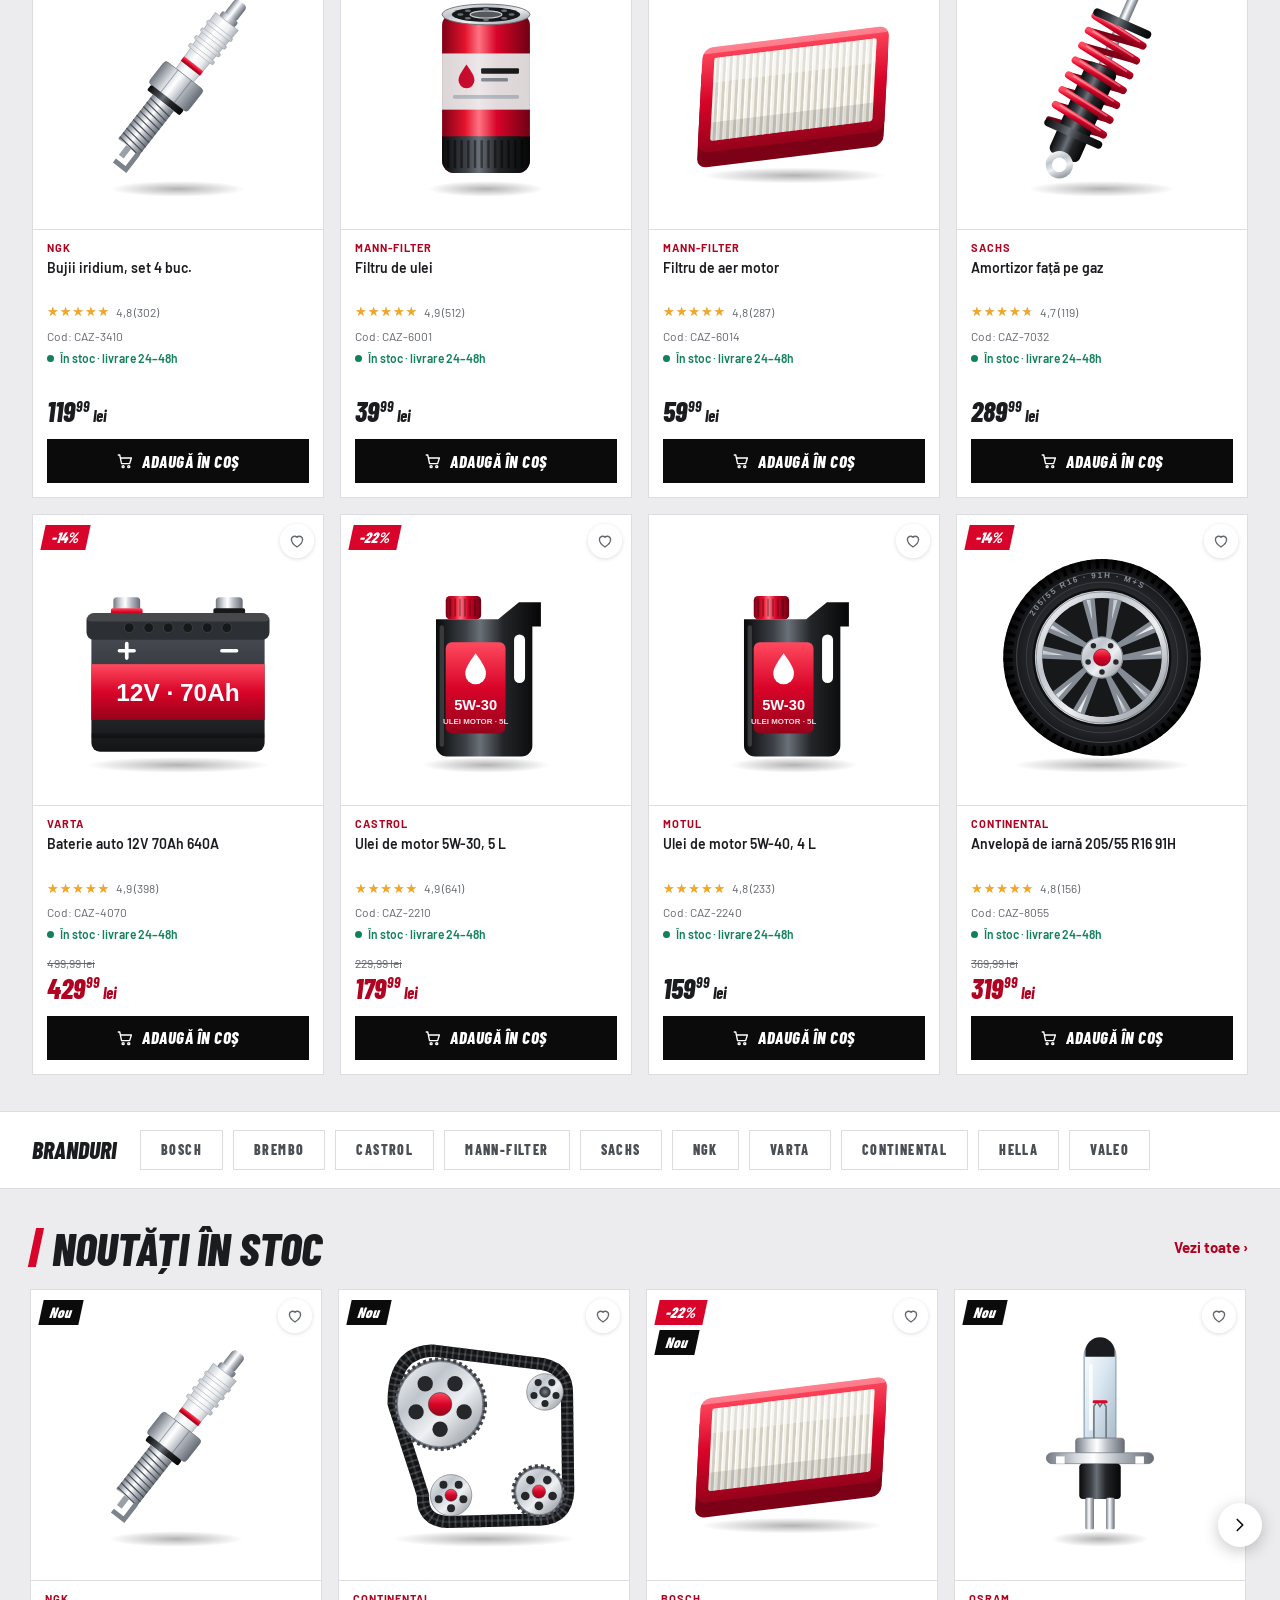
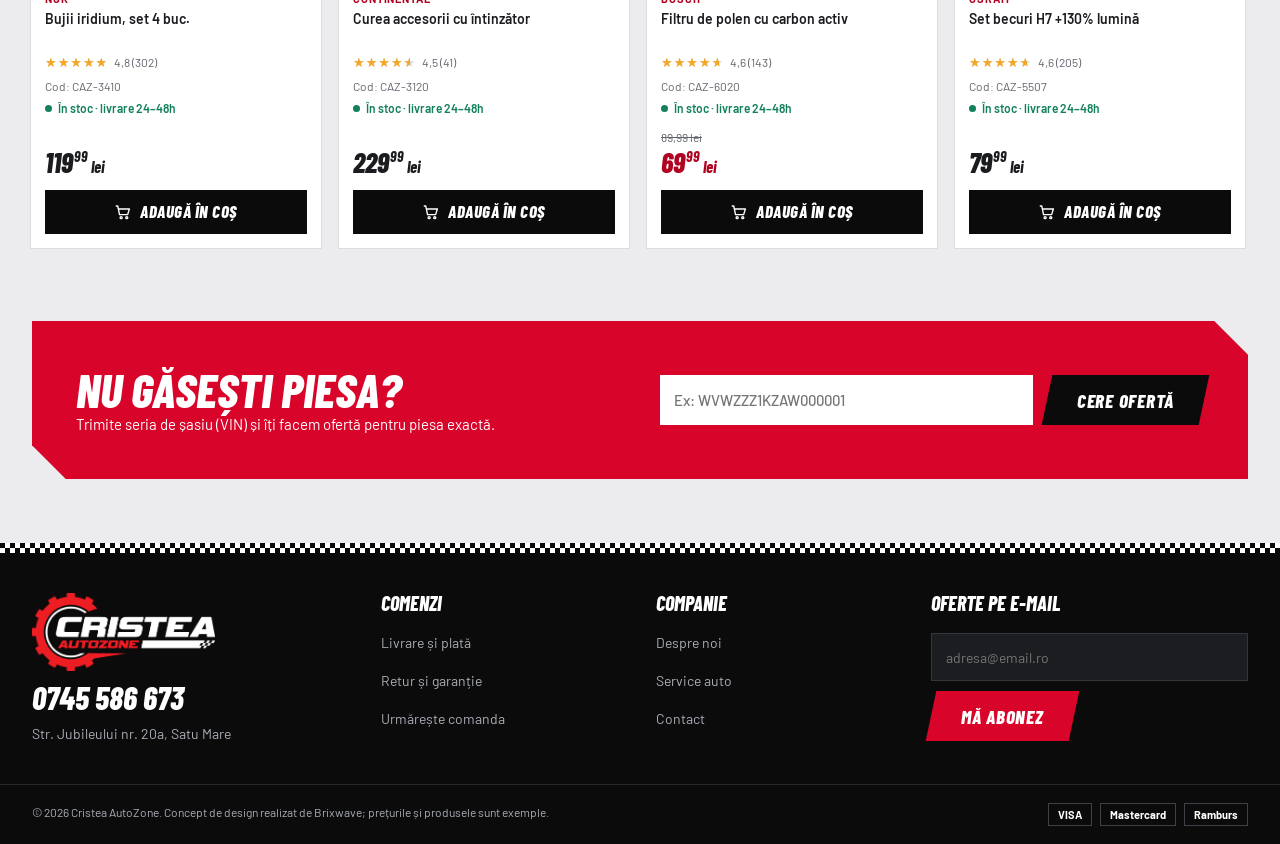
<file: designs/02-oferte/index.html>
<!DOCTYPE html>
<html lang="ro">
<head>
<meta charset="utf-8">
<meta name="viewport" content="width=device-width, initial-scale=1, viewport-fit=cover">
<title>Cristea AutoZone · Piese auto online — Motorsport</title>
<meta name="robots" content="noindex">
<link rel="icon" href="../../shared/favicon.png">
<link rel="preconnect" href="https://fonts.googleapis.com">
<link rel="preconnect" href="https://fonts.gstatic.com" crossorigin>
<link rel="stylesheet" href="https://fonts.googleapis.com/css2?family=Barlow:wght@400;500;600;700&family=Barlow+Condensed:ital,wght@0,700;0,800;1,700;1,800&display=swap">
<link rel="stylesheet" href="../../shared/shop.css">
<link rel="stylesheet" href="style.css">
</head>
<body>
<a class="sr" href="#continut">Sari la conținut</a>

<div class="top">
  <div class="wrap top__in">
    <span>Livrare gratuită peste 500 lei · Montaj în service-ul nostru din Satu Mare</span>
    <nav aria-label="Informații"><a href="#" data-note="comenzi">Urmărește comanda</a><a href="#">Service auto</a><a class="top__tel" href="tel:0745586673">0745 586 673</a></nav>
  </div>
</div>

<header class="hdr">
  <div class="wrap hdr__in">
    <button class="hdr__burger" type="button" data-menu-open aria-label="Deschide meniul de categorii"><svg class="ic" viewBox="0 0 24 24" aria-hidden="true"><path d="M4 6h16M4 12h16M4 18h16"/></svg></button>
    <a class="hdr__logo" href="#" data-top aria-label="Cristea AutoZone, prima pagină"><img src="../../shared/logo-alb.png" alt="Cristea AutoZone" width="787" height="335"></a>
    <form class="search" data-search>
      <label class="sr" for="q">Caută piese</label>
      <svg class="ic" viewBox="0 0 24 24" aria-hidden="true"><circle cx="11" cy="11" r="6.500"/><path d="M20 20l-4.200-4.200"/></svg>
      <input id="q" type="search" placeholder="Ce piesă cauți? Denumire, cod sau brand">
      <button type="submit"><span>Caută</span></button>
    </form>
    <nav class="hdr__acts" aria-label="Cont și coș">
      <a class="act" href="#" data-note="cont" aria-label="Contul meu"><svg class="ic" viewBox="0 0 24 24" aria-hidden="true"><circle cx="12" cy="8" r="4"/><path d="M4.500 20.500c1-4 4-6 7.500-6s6.500 2 7.500 6"/></svg><span>Cont</span></a>
      <a class="act" href="#" data-fav-open aria-label="Favorite"><span class="act__ic"><svg class="ic" viewBox="0 0 24 24" aria-hidden="true"><path d="M12 20s-7.500-4.600-7.500-10.200A4.300 4.300 0 0 1 12 7.200a4.300 4.300 0 0 1 7.500 2.600C19.500 15.400 12 20 12 20z"/></svg><i data-fav-count>0</i></span><span>Favorite</span></a>
      <a class="act act--cart" href="#" data-cart-open aria-label="Coșul meu"><span class="act__ic"><svg class="ic" viewBox="0 0 24 24" aria-hidden="true"><path d="M3 4h2l2.400 11.500h10.800L20.500 8H6.600"/><circle cx="9.500" cy="19.500" r="1.400"/><circle cx="17" cy="19.500" r="1.400"/></svg><i data-cart-count>0</i></span><b data-cart-total>Coșul meu</b></a>
    </nav>
  </div>
  <div class="nav">
    <div class="wrap nav__in">
      <button class="nav__all" type="button" data-menu-open><span><svg class="ic" viewBox="0 0 24 24" aria-hidden="true"><path d="M4 6h16M4 12h16M4 18h16"/></svg>Toate piesele</span></button>
      <ul class="nav__links" data-cats="short" data-limit="8"></ul>
      <a class="nav__hot" href="#oferte"><span>Oferte fulger</span></a>
    </div>
  </div>
  <div class="flag" aria-hidden="true"></div>
</header>

<main id="continut">
  <section class="hero">
    <div class="wrap hero__in">
      <div class="hero__txt">
        <span class="kick">Piese auto · Satu Mare · Livrare în toată țara</span>
        <h1>Piesa potrivită.<br><em>Prima dată.</em></h1>
        <p>Peste zece categorii de piese originale și aftermarket, verificate după mașina ta. Comanzi online, ridici de la sediu sau le montăm noi.</p>
        <ul class="hero__pts"><li>Livrare 24–48h</li><li>Retur 14 zile</li><li>Montaj în service</li></ul>
      </div>
      <img class="hero__img" src="../../shared/piese/disc.svg" alt="">
      <form class="car" data-vehicle>
        <div class="car__h"><b>Alege mașina</b><span data-car-label="Vezi doar piesele compatibile">Vezi doar piesele compatibile</span></div>
        <label><span>Marcă</span><select data-v="make"></select></label>
        <label><span>Model</span><select data-v="model"></select></label>
        <label><span>An</span><select data-v="year"></select></label>
        <label><span>Motorizare</span><select data-v="engine"></select></label>
        <button class="cta" type="submit"><span>Arată piesele</span></button>
        <button class="car__clear" type="button" data-car-clear hidden>Șterge mașina salvată</button>
      </form>
    </div>
  </section>

  <div data-results-here></div>

  <section class="flash" id="oferte">
    <div class="wrap">
      <div class="sec__head">
        <h2 class="sec__title">Oferte fulger</h2>
        <div class="count" data-countdown aria-label="Timp rămas din ofertă"><span>Se termină în</span><b data-t="h">00</b><i>:</i><b data-t="m">00</b><i>:</i><b data-t="s">00</b></div>
        <a class="sec__more" href="#" data-tag-link="deal" data-title="Toate ofertele">Toate ofertele ›</a>
      </div>
      <div class="rail"><div class="rail__track" data-products="deal" data-variant="flash"></div></div>
    </div>
  </section>

  <section class="sec sec--dark">
    <div class="wrap">
      <div class="sec__head"><h2 class="sec__title">Alege sistemul</h2><button class="sec__more" type="button" data-menu-open>Toate categoriile ›</button></div>
      <ul class="tiles" data-cats="tiles"></ul>
    </div>
  </section>

  <section class="sec wrap">
    <div class="duo">
      <a class="duo__c duo__c--dark" href="#" data-tag-link="kit" data-title="Pachete și kituri"><span><small>Pachete</small><b>Kituri complete, la preț de pachet</b><em>Revizie · Frânare · Iarnă</em></span><img src="../../shared/piese/ulei.svg" alt=""></a>
      <a class="duo__c duo__c--red" href="#"><span><small>Service propriu</small><b>Cumperi online, montăm noi</b><em>Programează montajul ›</em></span><img src="../../shared/piese/amortizor.svg" alt=""></a>
    </div>
  </section>

  <section class="sec wrap">
    <div class="sec__head">
      <h2 class="sec__title">Recomandate</h2>
      <div class="tabs" data-tabs="#top-grid" role="group" aria-label="Filtrează după categorie">
        <button type="button" class="is-on" data-cat="all" aria-pressed="true"><span>Toate</span></button>
        <button type="button" data-cat="franare" aria-pressed="false"><span>Frânare</span></button>
        <button type="button" data-cat="motor" aria-pressed="false"><span>Motor</span></button>
        <button type="button" data-cat="filtre" aria-pressed="false"><span>Filtre</span></button>
        <button type="button" data-cat="suspensie" aria-pressed="false"><span>Suspensie</span></button>
        <button type="button" data-cat="anvelope" aria-pressed="false"><span>Anvelope</span></button>
      </div>
    </div>
    <div class="pgrid" id="top-grid" data-products="top" data-limit="12"></div>
  </section>

  <section class="strip">
    <div class="wrap strip__in">
      <b>Branduri</b>
      <ul><li>BOSCH</li><li>BREMBO</li><li>CASTROL</li><li>MANN‑FILTER</li><li>SACHS</li><li>NGK</li><li>VARTA</li><li>CONTINENTAL</li><li>HELLA</li><li>VALEO</li></ul>
    </div>
  </section>

  <section class="sec wrap">
    <div class="sec__head"><h2 class="sec__title">Noutăți în stoc</h2><a class="sec__more" href="#" data-tag-link="new" data-title="Noutăți în stoc">Vezi toate ›</a></div>
    <div class="rail"><div class="rail__track" data-products="new"></div></div>
  </section>

  <section class="sec wrap">
    <div class="vin">
      <div><h2>Nu găsești piesa?</h2><p>Trimite seria de șasiu (VIN) și îți facem ofertă pentru piesa exactă.</p></div>
      <form data-vin><label class="sr" for="vin2">Seria de șasiu (VIN)</label><input id="vin2" maxlength="17" placeholder="Ex: WVWZZZ1KZAW000001" autocomplete="off"><button class="cta cta--dark" type="submit"><span>Cere ofertă</span></button></form>
    </div>
  </section>
</main>

<footer class="ftr">
  <div class="flag" aria-hidden="true"></div>
  <div class="wrap ftr__cols">
    <div class="ftr__brand"><img src="../../shared/logo-alb.png" alt="Cristea AutoZone" width="787" height="335" loading="lazy"><a class="ftr__tel" href="tel:0745586673">0745 586 673</a><span>Str. Jubileului nr. 20a, Satu Mare</span></div>
    <div><h3>Comenzi</h3><ul><li><a href="#">Livrare și plată</a></li><li><a href="#">Retur și garanție</a></li><li><a href="#" data-note="comenzi">Urmărește comanda</a></li></ul></div>
    <div><h3>Companie</h3><ul><li><a href="#">Despre noi</a></li><li><a href="#">Service auto</a></li><li><a href="#">Contact</a></li></ul></div>
    <form class="ftr__news" data-newsletter><h3>Oferte pe e‑mail</h3><label class="sr" for="nl2">Adresa de e‑mail</label><input id="nl2" type="email" placeholder="adresa@email.ro"><button class="cta" type="submit"><span>Mă abonez</span></button></form>
  </div>
  <div class="wrap ftr__bot"><span>© 2026 Cristea AutoZone. Concept de design realizat de Brixwave; prețurile și produsele sunt exemple.</span><span class="ftr__pay"><i>VISA</i><i>Mastercard</i><i>Ramburs</i></span></div>
</footer>

<script src="../../shared/photos.js"></script>
<script src="../../shared/shop.js"></script>
</body>
</html>
</file>
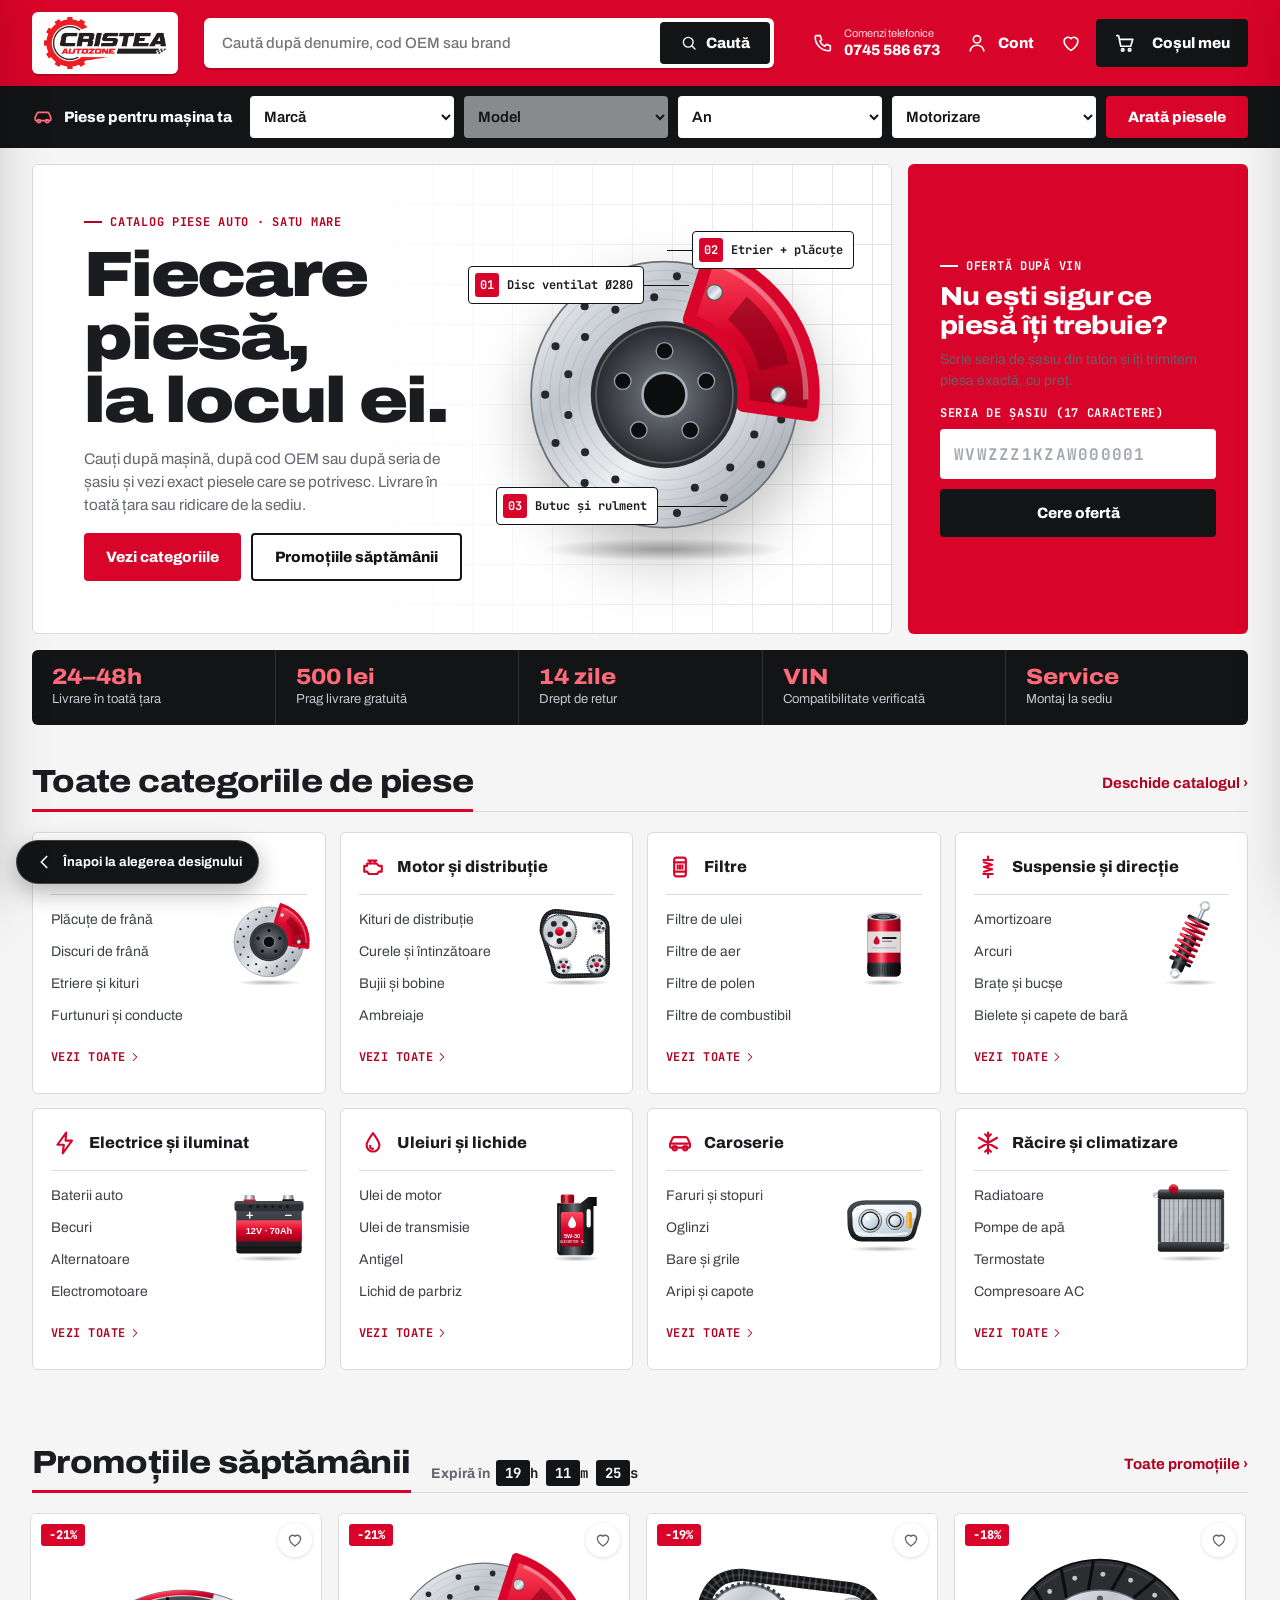
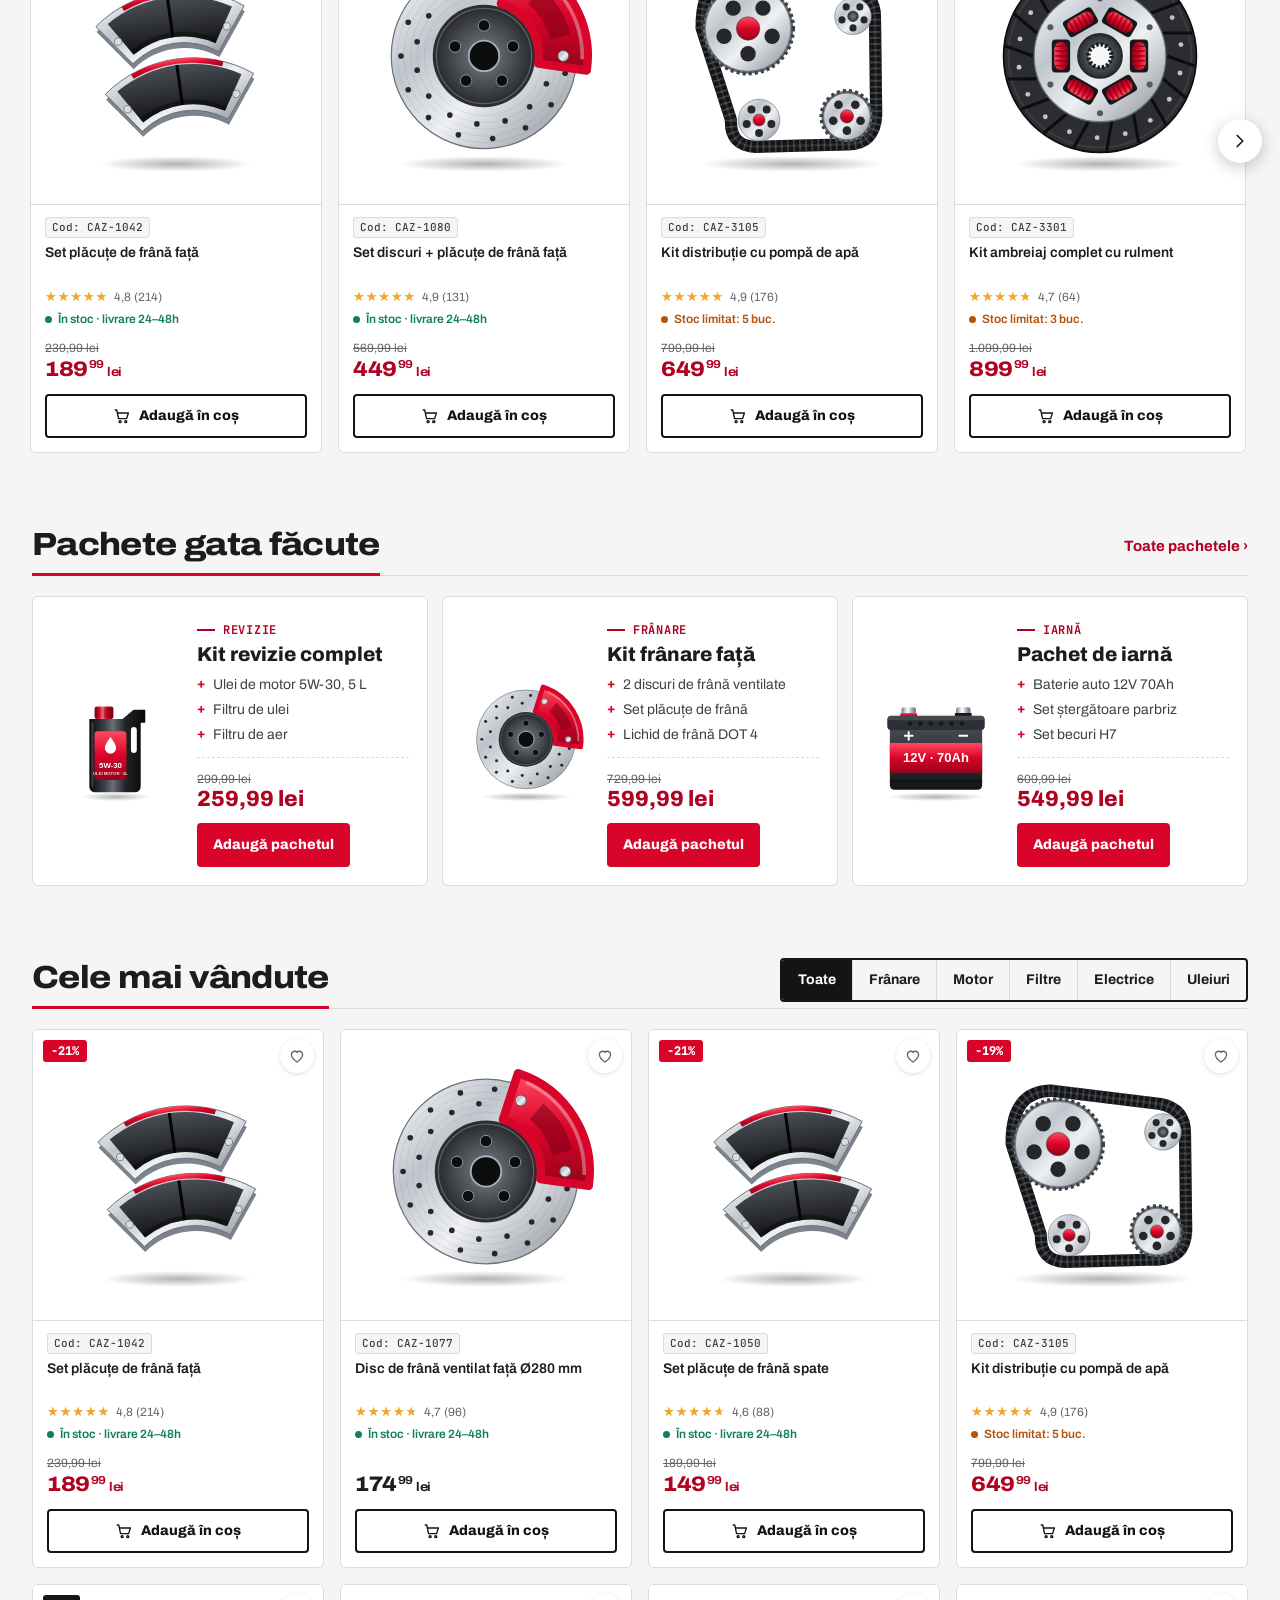
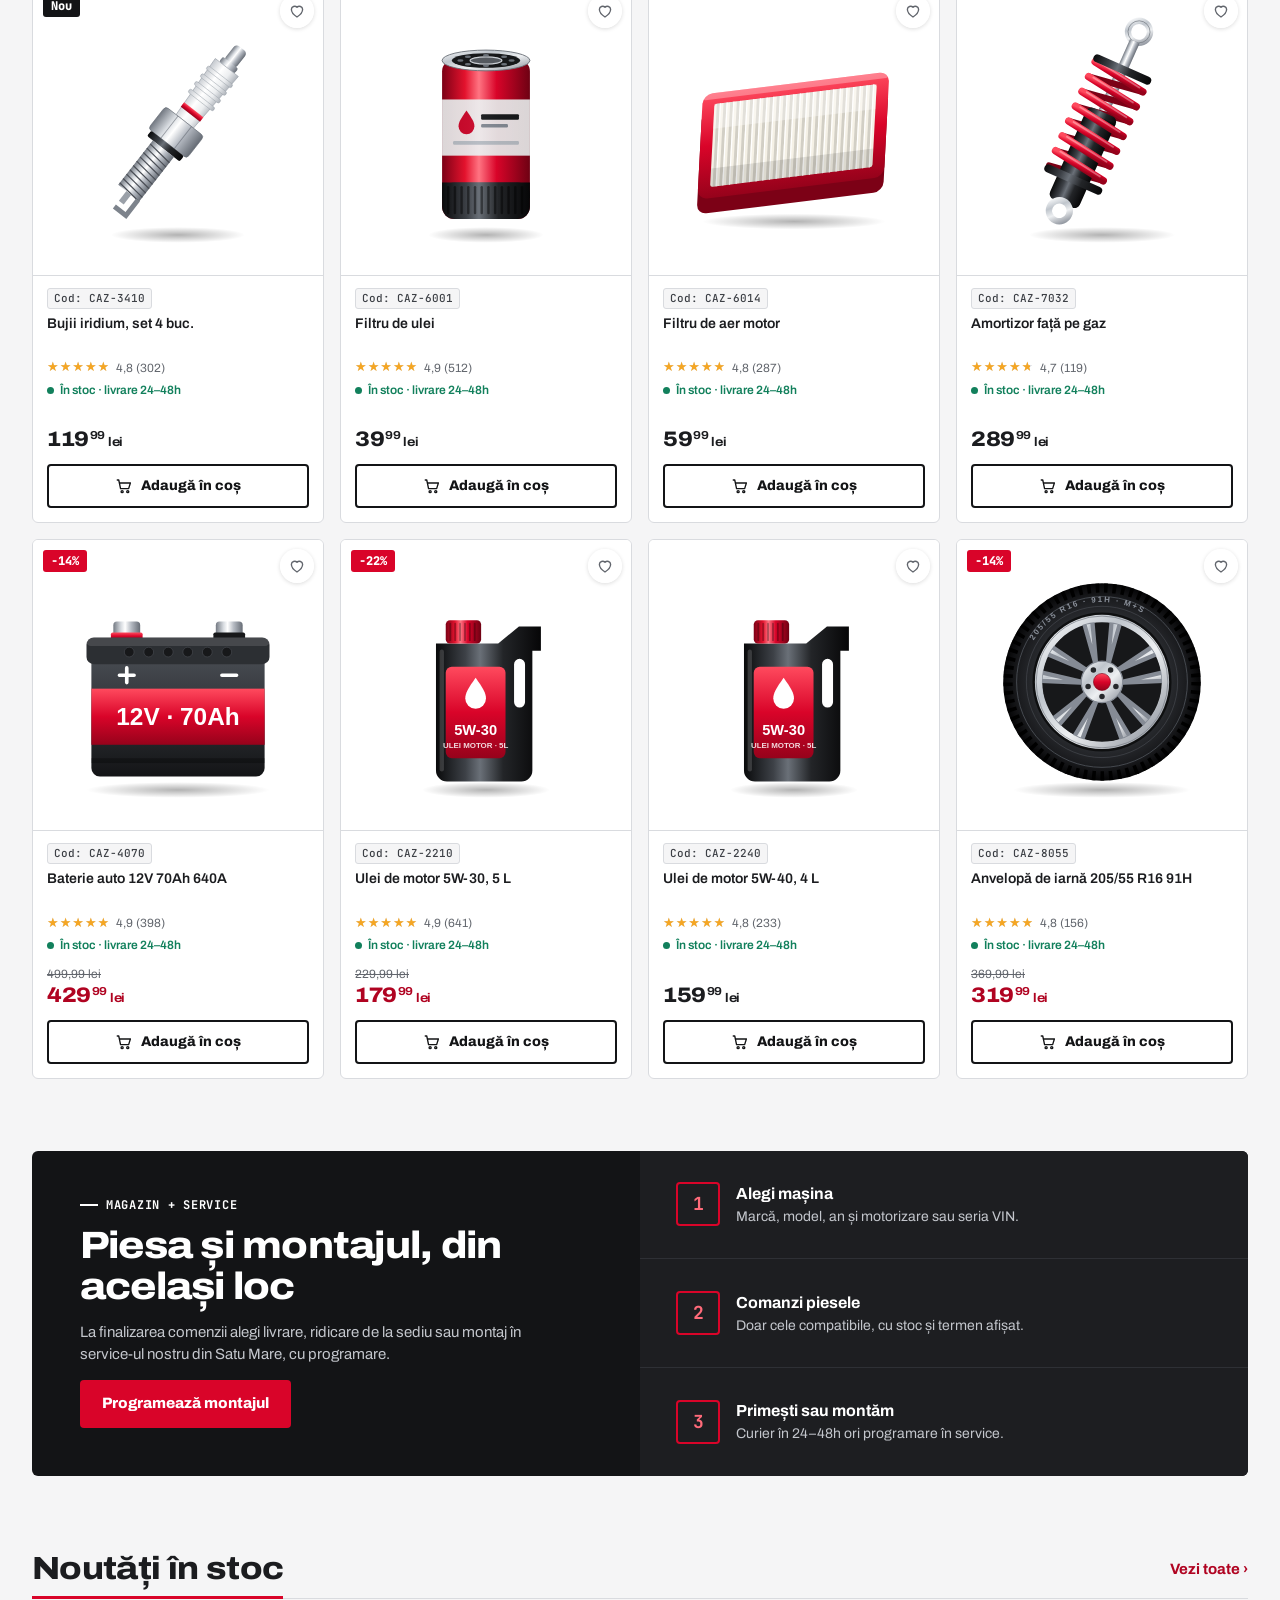
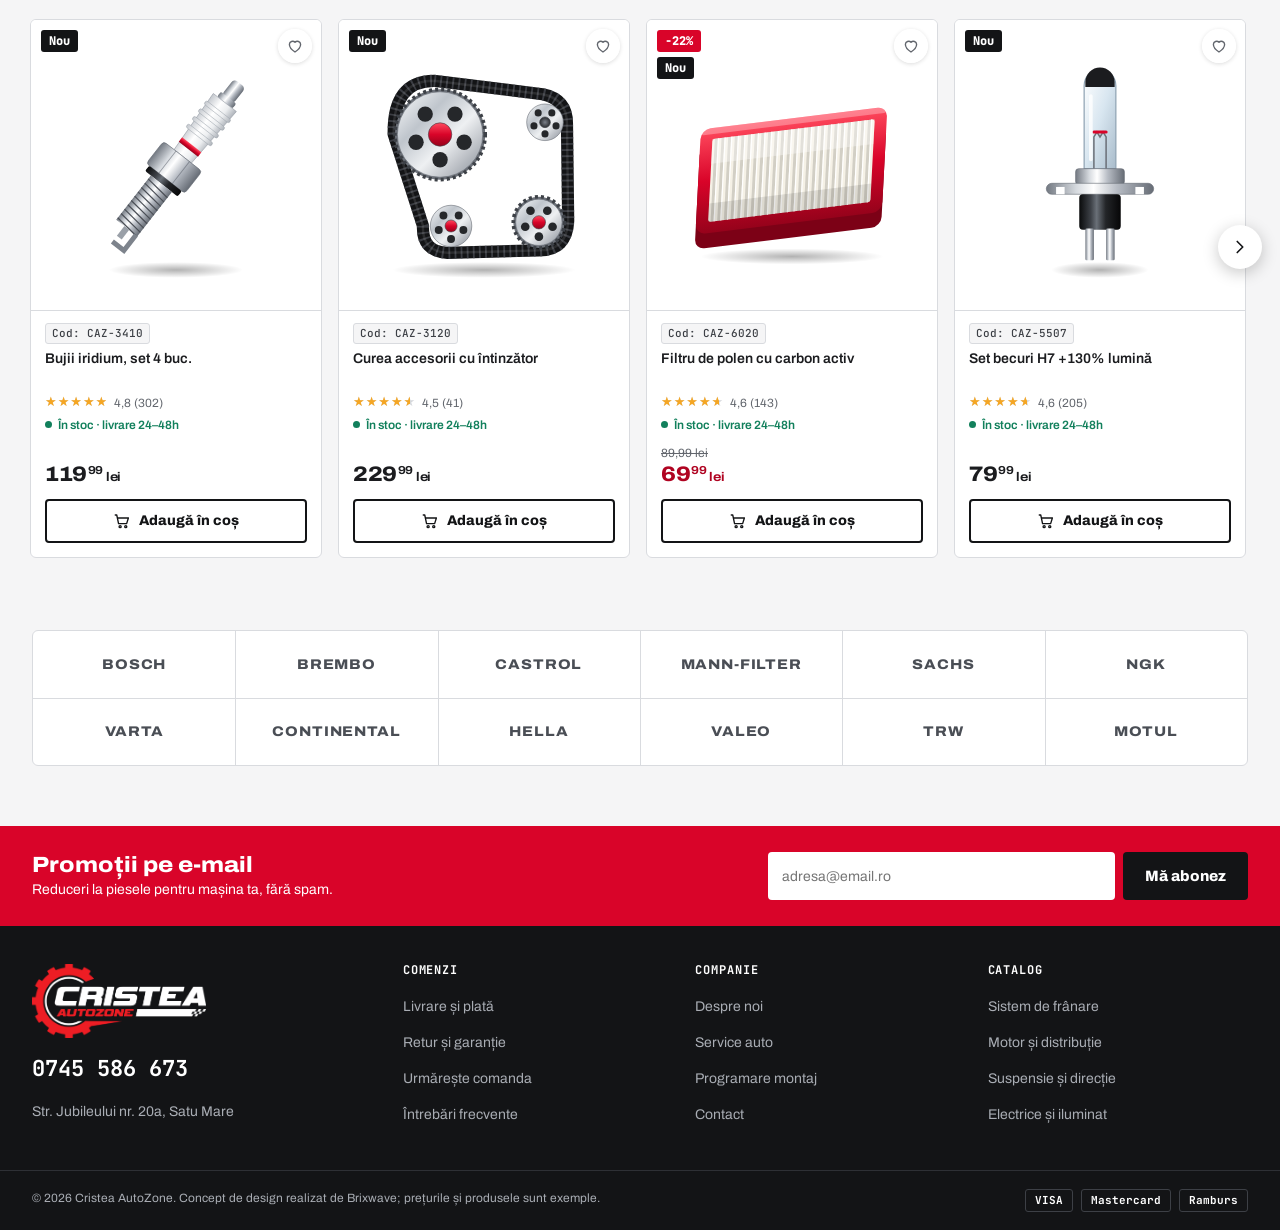
<file: designs/03-megastore/index.html>
<!DOCTYPE html>
<html lang="ro">
<head>
<meta charset="utf-8">
<meta name="viewport" content="width=device-width, initial-scale=1, viewport-fit=cover">
<title>Cristea AutoZone · Piese auto online — Catalog tehnic</title>
<meta name="robots" content="noindex">
<link rel="icon" href="../../shared/favicon.png">
<link rel="preconnect" href="https://fonts.googleapis.com">
<link rel="preconnect" href="https://fonts.gstatic.com" crossorigin>
<link rel="stylesheet" href="https://fonts.googleapis.com/css2?family=Archivo:wdth,wght@100..125,400..900&family=JetBrains+Mono:wght@500;700&display=swap">
<link rel="stylesheet" href="../../shared/shop.css">
<link rel="stylesheet" href="style.css">
</head>
<body>
<a class="sr" href="#continut">Sari la conținut</a>

<header class="hdr">
  <div class="hdr__main">
    <div class="wrap hdr__in">
      <button class="hdr__burger" type="button" data-menu-open aria-label="Deschide meniul de categorii"><svg class="ic" viewBox="0 0 24 24" aria-hidden="true"><path d="M4 6h16M4 12h16M4 18h16"/></svg></button>
      <a class="hdr__logo" href="#" data-top aria-label="Cristea AutoZone, prima pagină"><img src="../../shared/logo.png" alt="Cristea AutoZone" width="787" height="335"></a>
      <form class="search" data-search>
        <label class="sr" for="q">Caută piese</label>
        <input id="q" type="search" placeholder="Caută după denumire, cod OEM sau brand">
        <button type="submit"><svg class="ic" viewBox="0 0 24 24" aria-hidden="true"><circle cx="11" cy="11" r="6.500"/><path d="M20 20l-4.200-4.200"/></svg><span>Caută</span></button>
      </form>
      <nav class="hdr__acts" aria-label="Cont și coș">
        <a class="act" href="tel:0745586673"><svg class="ic" viewBox="0 0 24 24" aria-hidden="true"><path d="M5 4h4l1.500 4.500-2 1.500a11 11 0 0 0 5.500 5.500l1.500-2L20 15v4a1.500 1.500 0 0 1-1.500 1.500A15 15 0 0 1 3.500 5.500 1.500 1.500 0 0 1 5 4z"/></svg><span><small>Comenzi telefonice</small><b>0745 586 673</b></span></a>
        <a class="act" href="#" data-note="cont" aria-label="Contul meu"><svg class="ic" viewBox="0 0 24 24" aria-hidden="true"><circle cx="12" cy="8" r="4"/><path d="M4.500 20.500c1-4 4-6 7.500-6s6.500 2 7.500 6"/></svg><span><b>Cont</b></span></a>
        <a class="act" href="#" data-fav-open aria-label="Favorite"><span class="act__ic"><svg class="ic" viewBox="0 0 24 24" aria-hidden="true"><path d="M12 20s-7.500-4.600-7.500-10.200A4.300 4.300 0 0 1 12 7.200a4.300 4.300 0 0 1 7.500 2.600C19.500 15.400 12 20 12 20z"/></svg><i data-fav-count>0</i></span></a>
        <a class="act act--cart" href="#" data-cart-open aria-label="Coșul meu"><span class="act__ic"><svg class="ic" viewBox="0 0 24 24" aria-hidden="true"><path d="M3 4h2l2.400 11.500h10.800L20.500 8H6.600"/><circle cx="9.500" cy="19.500" r="1.400"/><circle cx="17" cy="19.500" r="1.400"/></svg><i data-cart-count>0</i></span><b data-cart-total>Coșul meu</b></a>
      </nav>
    </div>
  </div>
  <form class="car" data-vehicle>
    <div class="wrap car__in">
      <span class="car__h"><svg class="ic" viewBox="0 0 24 24" aria-hidden="true"><path d="M3.500 15v-2.500l2-4.500A2 2 0 0 1 7.300 7h9.400a2 2 0 0 1 1.800 1l2 4.500V15a1 1 0 0 1-1 1h-15a1 1 0 0 1-1-1z"/><circle cx="7.500" cy="16.500" r="1.800"/><circle cx="16.500" cy="16.500" r="1.800"/></svg>Piese pentru mașina ta</span>
      <label><span class="sr">Marcă</span><select data-v="make"></select></label>
      <label><span class="sr">Model</span><select data-v="model"></select></label>
      <label><span class="sr">An</span><select data-v="year"></select></label>
      <label><span class="sr">Motorizare</span><select data-v="engine"></select></label>
      <button type="submit" class="btn">Arată piesele</button>
    </div>
  </form>
</header>

<main id="continut">
  <div class="carbar" data-car-clear hidden><div class="wrap"><span>Mașina ta: <b data-car-label=""></b></span><u>Schimbă mașina ✕</u></div></div>

  <section class="hero wrap">
    <div class="hero__main">
      <div class="hero__txt">
        <span class="lbl">Catalog piese auto · Satu Mare</span>
        <h1>Fiecare piesă,<br>la locul ei.</h1>
        <p>Cauți după mașină, după cod OEM sau după seria de șasiu și vezi exact piesele care se potrivesc. Livrare în toată țara sau ridicare de la sediu.</p>
        <div class="hero__cta"><a class="btn" href="#categorii">Vezi categoriile</a><a class="btn btn--line" href="#oferte">Promoțiile săptămânii</a></div>
      </div>
      <div class="hero__art" aria-hidden="true">
        <img src="../../shared/piese/disc.svg" alt="">
        <span class="call call--a"><b>01</b>Disc ventilat Ø280</span>
        <span class="call call--b"><b>02</b>Etrier + plăcuțe</span>
        <span class="call call--c"><b>03</b>Butuc și rulment</span>
      </div>
    </div>
    <form class="vin" data-vin>
      <span class="lbl lbl--w">Ofertă după VIN</span>
      <h2>Nu ești sigur ce piesă îți trebuie?</h2>
      <p>Scrie seria de șasiu din talon și îți trimitem piesa exactă, cu preț.</p>
      <label for="vin3">Seria de șasiu (17 caractere)</label>
      <input id="vin3" maxlength="17" placeholder="WVWZZZ1KZAW000001" autocomplete="off">
      <button class="btn btn--dark" type="submit">Cere ofertă</button>
    </form>
  </section>

  <section class="wrap">
    <ul class="perks">
      <li><b>24–48h</b><span>Livrare în toată țara</span></li>
      <li><b>500 lei</b><span>Prag livrare gratuită</span></li>
      <li><b>14 zile</b><span>Drept de retur</span></li>
      <li><b>VIN</b><span>Compatibilitate verificată</span></li>
      <li><b>Service</b><span>Montaj la sediu</span></li>
    </ul>
  </section>

  <div data-results-here></div>

  <section class="sec wrap" id="categorii">
    <div class="sec__head"><h2 class="sec__title">Toate categoriile de piese</h2><button class="sec__more" type="button" data-menu-open>Deschide catalogul ›</button></div>
    <ul class="cats" data-cats="full" data-limit="8"></ul>
  </section>

  <section class="sec wrap" id="oferte">
    <div class="sec__head">
      <h2 class="sec__title">Promoțiile săptămânii</h2>
      <div class="count" data-countdown aria-label="Timp rămas din ofertă"><span>Expiră în</span><b data-t="h">00</b>h <b data-t="m">00</b>m <b data-t="s">00</b>s</div>
      <a class="sec__more" href="#" data-tag-link="deal" data-title="Toate promoțiile">Toate promoțiile ›</a>
    </div>
    <div class="rail"><div class="rail__track" data-products="deal"></div></div>
  </section>

  <section class="sec wrap">
    <div class="sec__head"><h2 class="sec__title">Pachete gata făcute</h2><a class="sec__more" href="#" data-tag-link="kit" data-title="Pachete și kituri">Toate pachetele ›</a></div>
    <div class="kits">
      <article class="kit">
        <img src="../../shared/piese/ulei.svg" alt="">
        <div><span class="lbl">Revizie</span><h3>Kit revizie complet</h3><ul><li>Ulei de motor 5W-30, 5 L</li><li>Filtru de ulei</li><li>Filtru de aer</li></ul><div class="kit__buy"><span><s>299,99 lei</s><b>259,99 lei</b></span><button class="btn" type="button" data-add="k01">Adaugă pachetul</button></div></div>
      </article>
      <article class="kit">
        <img src="../../shared/piese/disc.svg" alt="">
        <div><span class="lbl">Frânare</span><h3>Kit frânare față</h3><ul><li>2 discuri de frână ventilate</li><li>Set plăcuțe de frână</li><li>Lichid de frână DOT 4</li></ul><div class="kit__buy"><span><s>729,99 lei</s><b>599,99 lei</b></span><button class="btn" type="button" data-add="k02">Adaugă pachetul</button></div></div>
      </article>
      <article class="kit">
        <img src="../../shared/piese/baterie.svg" alt="">
        <div><span class="lbl">Iarnă</span><h3>Pachet de iarnă</h3><ul><li>Baterie auto 12V 70Ah</li><li>Set ștergătoare parbriz</li><li>Set becuri H7</li></ul><div class="kit__buy"><span><s>609,99 lei</s><b>549,99 lei</b></span><button class="btn" type="button" data-add="k03">Adaugă pachetul</button></div></div>
      </article>
    </div>
  </section>

  <section class="sec wrap">
    <div class="sec__head">
      <h2 class="sec__title">Cele mai vândute</h2>
      <div class="tabs" data-tabs="#top-grid" role="group" aria-label="Filtrează după categorie">
        <button type="button" class="is-on" data-cat="all" aria-pressed="true">Toate</button>
        <button type="button" data-cat="franare" aria-pressed="false">Frânare</button>
        <button type="button" data-cat="motor" aria-pressed="false">Motor</button>
        <button type="button" data-cat="filtre" aria-pressed="false">Filtre</button>
        <button type="button" data-cat="electrice" aria-pressed="false">Electrice</button>
        <button type="button" data-cat="uleiuri" aria-pressed="false">Uleiuri</button>
      </div>
    </div>
    <div class="pgrid" id="top-grid" data-products="top" data-limit="12"></div>
  </section>

  <section class="sec wrap">
    <div class="svc">
      <div class="svc__txt"><span class="lbl lbl--w">Magazin + service</span><h2>Piesa și montajul, din același loc</h2><p>La finalizarea comenzii alegi livrare, ridicare de la sediu sau montaj în service-ul nostru din Satu Mare, cu programare.</p><a class="btn" href="#">Programează montajul</a></div>
      <ol class="svc__steps"><li><b>1</b><span><strong>Alegi mașina</strong>Marcă, model, an și motorizare sau seria VIN.</span></li><li><b>2</b><span><strong>Comanzi piesele</strong>Doar cele compatibile, cu stoc și termen afișat.</span></li><li><b>3</b><span><strong>Primești sau montăm</strong>Curier în 24–48h ori programare în service.</span></li></ol>
    </div>
  </section>

  <section class="sec wrap">
    <div class="sec__head"><h2 class="sec__title">Noutăți în stoc</h2><a class="sec__more" href="#" data-tag-link="new" data-title="Noutăți în stoc">Vezi toate ›</a></div>
    <div class="rail"><div class="rail__track" data-products="new"></div></div>
  </section>

  <section class="sec wrap">
    <ul class="brands"><li>BOSCH</li><li>BREMBO</li><li>CASTROL</li><li>MANN‑FILTER</li><li>SACHS</li><li>NGK</li><li>VARTA</li><li>CONTINENTAL</li><li>HELLA</li><li>VALEO</li><li>TRW</li><li>MOTUL</li></ul>
  </section>
</main>

<footer class="ftr">
  <div class="wrap ftr__news">
    <div><b>Promoții pe e‑mail</b><span>Reduceri la piesele pentru mașina ta, fără spam.</span></div>
    <form data-newsletter><label class="sr" for="nl3">Adresa de e‑mail</label><input id="nl3" type="email" placeholder="adresa@email.ro"><button class="btn btn--dark" type="submit">Mă abonez</button></form>
  </div>
  <div class="ftr__main">
    <div class="wrap ftr__cols">
      <div class="ftr__brand"><img src="../../shared/logo-alb.png" alt="Cristea AutoZone" width="787" height="335" loading="lazy"><a class="ftr__tel" href="tel:0745586673">0745 586 673</a><span>Str. Jubileului nr. 20a, Satu Mare</span></div>
      <div><h3>Comenzi</h3><ul><li><a href="#">Livrare și plată</a></li><li><a href="#">Retur și garanție</a></li><li><a href="#" data-note="comenzi">Urmărește comanda</a></li><li><a href="#">Întrebări frecvente</a></li></ul></div>
      <div><h3>Companie</h3><ul><li><a href="#">Despre noi</a></li><li><a href="#">Service auto</a></li><li><a href="#">Programare montaj</a></li><li><a href="#">Contact</a></li></ul></div>
      <div><h3>Catalog</h3><ul><li><a href="#" data-cat-link="franare">Sistem de frânare</a></li><li><a href="#" data-cat-link="motor">Motor și distribuție</a></li><li><a href="#" data-cat-link="suspensie">Suspensie și direcție</a></li><li><a href="#" data-cat-link="electrice">Electrice și iluminat</a></li></ul></div>
    </div>
    <div class="wrap ftr__bot"><span>© 2026 Cristea AutoZone. Concept de design realizat de Brixwave; prețurile și produsele sunt exemple.</span><span class="ftr__pay"><i>VISA</i><i>Mastercard</i><i>Ramburs</i></span></div>
  </div>
</footer>

<script src="../../shared/photos.js"></script>
<script src="../../shared/shop.js"></script>
</body>
</html>
</file>
<file: assets/brixwave.css>
/* ============ BRIXWAVE PORTAL ============ */
:root{
  --bg:#0b0d12; --bg-2:#11141b; --bg-3:#181c25; --line:rgba(255,255,255,.09); --line-2:rgba(255,255,255,.16);
  --fg:#eef0f5; --fg-70:rgba(238,240,245,.7); --fg-45:rgba(238,240,245,.45);
  --brand:#e3122d; --brand-2:#ff6b7a; --brand-dim:rgba(227,18,45,.16); --ok:#6ee7b7;
  --display:"Syne", system-ui, sans-serif; --sans:"Geist", system-ui, -apple-system, sans-serif;
  --ease-out:cubic-bezier(.23,1,.32,1); --spring:cubic-bezier(.3,1.4,.5,1);
  --pad:clamp(20px,5vw,80px); --max:1280px; --r:20px;
}
*,*::before,*::after{box-sizing:border-box}
html{scroll-behavior:smooth}
@media (prefers-reduced-motion:reduce){html{scroll-behavior:auto}}
body{margin:0;background:var(--bg);color:var(--fg);font:400 16px/1.6 var(--sans);-webkit-font-smoothing:antialiased;overflow-x:hidden}
a{color:inherit;text-decoration:none}
ul,ol{margin:0;padding:0;list-style:none}
h1,h2,h3,p{margin:0}
em{font-style:normal;color:var(--brand-2)}
::selection{background:var(--brand);color:#fff}
:focus-visible{outline:2px solid var(--brand);outline-offset:3px;border-radius:8px}
.skip{position:absolute;left:-999px;top:8px;padding:8px 12px;background:var(--brand);color:#fff;border-radius:8px;z-index:100}
.skip:focus{left:8px}

.btn{display:inline-flex;align-items:center;justify-content:center;gap:8px;padding:12px 20px;border-radius:12px;border:1px solid var(--line-2);background:var(--bg-3);color:var(--fg);font:500 14px/1 var(--sans);cursor:pointer;transition:transform .5s var(--spring),background-color .3s,border-color .3s,box-shadow .4s;white-space:nowrap}
.btn:hover{transform:translateY(-2px);border-color:rgba(255,255,255,.3)}
.btn:active{transform:scale(.97);transition-duration:.08s}
.btn--primary{background:var(--brand);border-color:var(--brand);color:#fff;box-shadow:0 10px 30px -14px var(--brand)}
.btn--primary:hover{background:#f0263f;box-shadow:0 16px 36px -14px var(--brand)}
.btn--sm{padding:9px 14px;font-size:13px;border-radius:10px}
.iconbtn{width:38px;height:38px;border-radius:10px;border:1px solid var(--line-2);background:var(--bg-3);color:var(--fg);font-size:22px;line-height:1;cursor:pointer;transition:background-color .3s,transform .4s var(--spring)}
.iconbtn:hover{background:#222735;transform:rotate(90deg)}

/* header */
.hdr{position:sticky;top:0;z-index:40;display:flex;align-items:center;justify-content:space-between;gap:20px;padding:14px var(--pad);background:rgba(11,13,18,.78);backdrop-filter:blur(12px);-webkit-backdrop-filter:blur(12px);border-bottom:1px solid var(--line)}
.logo{display:flex;align-items:center;gap:10px;font:700 18px/1 var(--display);letter-spacing:-.02em}
.logo__mark{width:28px;height:28px;color:var(--brand)}
.hdr__for{font-size:14px;color:var(--fg-70)}
.hdr__for b{color:var(--fg);font-weight:500}
.hdr__price{display:inline-flex;align-items:baseline;gap:8px;padding:8px 14px;border-radius:999px;background:var(--brand-dim);border:1px solid rgba(227,18,45,.35);color:var(--brand-2);font:600 14px/1 var(--display);transition:background-color .3s}
.hdr__price small{font:400 12px/1 var(--sans);color:var(--fg-70)}
.hdr__price:hover{background:rgba(227,18,45,.26)}
@media (max-width:760px){.hdr__for{display:none}}

/* hero */
.hero{position:relative;max-width:var(--max);margin:0 auto;padding:clamp(64px,10vw,140px) var(--pad) clamp(56px,8vw,96px);overflow:hidden}
.hero__bg{position:absolute;inset:auto -20% -40% -20%;height:70%;background:radial-gradient(50% 60% at 50% 100%,rgba(227,18,45,.22),transparent 70%);pointer-events:none;z-index:-1}
.hero__hello{font:500 14px/1 var(--sans);letter-spacing:.06em;text-transform:uppercase;color:var(--brand-2);margin-bottom:22px}
.hero__title{font:700 clamp(40px,7vw,96px)/.98 var(--display);letter-spacing:-.04em;text-wrap:balance}
.lm{display:block;overflow:hidden;padding-bottom:.1em;margin-bottom:-.1em}
.lm>span{display:block;transform:translateY(110%);transition:transform 1.1s var(--ease-out)}
.hero.is-in .lm>span{transform:none}.hero.is-in .lm:nth-child(2)>span{transition-delay:.1s}
.hero__lead{margin-top:28px;max-width:62ch;font-size:clamp(16px,1.2vw,19px);color:var(--fg-70);transition-delay:.3s}
.hero__cta{display:flex;flex-wrap:wrap;gap:12px;margin-top:32px;transition-delay:.4s}
.hero__facts{display:flex;flex-wrap:wrap;gap:12px 36px;margin-top:clamp(40px,5vw,64px);padding-top:24px;border-top:1px solid var(--line);color:var(--fg-70);font-size:14px;transition-delay:.5s}
.hero__facts b{font:700 18px/1 var(--display);color:var(--fg);margin-right:6px;letter-spacing:-.02em}

/* sections */
section{padding:clamp(56px,8vw,110px) var(--pad)}
.sec-head{max-width:var(--max);margin:0 auto clamp(28px,4vw,48px)}
.sec-head h2,.offer h2{font:700 clamp(30px,4vw,52px)/1.02 var(--display);letter-spacing:-.035em;text-wrap:balance}
.sec-head p{margin-top:14px;color:var(--fg-70);max-width:64ch}
.sec-head p b{color:var(--fg);font-weight:500}

/* cards */
.cards{display:grid;grid-template-columns:repeat(3,1fr);gap:clamp(14px,2vw,24px);max-width:var(--max);margin:0 auto}
.card{position:relative;display:flex;flex-direction:column;border-radius:var(--r);background:var(--bg-2);border:1px solid var(--line);overflow:hidden;transition:transform .7s var(--ease-out),border-color .4s,box-shadow .7s}
.card:hover{transform:translateY(-6px);border-color:var(--line-2);box-shadow:0 40px 80px -40px rgba(0,0,0,.8)}
.card.is-chosen{border-color:var(--brand);box-shadow:0 0 0 1px var(--brand),0 40px 80px -40px rgba(227,18,45,.5)}
.card__preview{position:relative;aspect-ratio:16/10;overflow:hidden;background:var(--bg-3);cursor:zoom-in}
.card__preview iframe{position:absolute;left:0;top:0;width:1440px;height:900px;border:0;transform-origin:0 0;pointer-events:none;background:#fff}
.card__preview::after{content:"Deschide preview";position:absolute;left:50%;top:50%;transform:translate(-50%,-50%) translateY(8px);padding:10px 16px;border-radius:999px;background:rgba(11,13,18,.85);border:1px solid var(--line-2);font:500 13px/1 var(--sans);opacity:0;transition:opacity .3s,transform .5s var(--ease-out);backdrop-filter:blur(8px)}
.card__preview:hover::after{opacity:1;transform:translate(-50%,-50%)}
.card__badge{position:absolute;left:14px;top:14px;z-index:2;padding:6px 10px;border-radius:999px;background:rgba(11,13,18,.7);border:1px solid var(--line-2);font:600 11px/1 var(--display);letter-spacing:.08em;text-transform:uppercase;backdrop-filter:blur(8px)}
.card.is-chosen .card__badge{background:var(--brand);border-color:var(--brand);color:#fff}
.card__body{padding:22px;display:flex;flex-direction:column;gap:14px;flex:1}
.card__head{display:flex;justify-content:space-between;align-items:flex-start;gap:12px}
.card__name{font:700 clamp(22px,1.8vw,26px)/1.1 var(--display);letter-spacing:-.03em}
.card__vibe{font-size:13px;color:var(--fg-45);margin-top:4px}
.card__swatches{display:flex;gap:6px;flex:none;padding-top:4px}
.card__swatches i{width:16px;height:16px;border-radius:50%;border:1px solid rgba(255,255,255,.15)}
.card__desc{color:var(--fg-70);font-size:15px}
.card__tags{display:flex;flex-wrap:wrap;gap:6px}
.card__tags li{font-size:12px;padding:5px 9px;border-radius:999px;background:var(--bg-3);border:1px solid var(--line);color:var(--fg-70)}
.card__actions{display:grid;grid-template-columns:1fr 1fr;gap:10px;margin-top:auto;padding-top:8px}
.card__price{display:flex;justify-content:space-between;align-items:baseline;padding-top:14px;border-top:1px solid var(--line);font-size:13px;color:var(--fg-45)}
.card__price b{font:700 18px/1 var(--display);color:var(--fg);letter-spacing:-.02em}
.card.reveal{transform:translateY(28px)}
@media (max-width:1000px){.cards{grid-template-columns:1fr;max-width:640px}}
.designs__note{max-width:var(--max);margin:24px auto 0;font-size:13px;color:var(--fg-45)}
.designs__note a{color:var(--brand-2);border-bottom:1px solid rgba(255,107,122,.4)}

/* compare table */
.table-wrap{max-width:var(--max);margin:0 auto;overflow-x:auto;border:1px solid var(--line);border-radius:var(--r);background:var(--bg-2)}
.tbl{width:100%;border-collapse:collapse;min-width:680px}
.tbl th,.tbl td{padding:16px 20px;text-align:left;vertical-align:top;border-bottom:1px solid var(--line);font-size:14px}
.tbl th{font:600 13px/1.3 var(--display);letter-spacing:.02em;color:var(--fg)}
.tbl thead th{color:var(--brand-2);border-bottom:1px solid var(--line-2)}
.tbl tbody th{color:var(--fg-45);font-weight:500;white-space:nowrap}
.tbl tr:last-child td,.tbl tr:last-child th{border-bottom:0}
.tbl td{color:var(--fg-70)}
.tbl .meter{display:inline-flex;gap:4px;vertical-align:middle;margin-right:8px}
.tbl .meter i{width:14px;height:6px;border-radius:3px;background:var(--bg-3);border:1px solid var(--line)}
.tbl .meter i.on{background:var(--brand);border-color:var(--brand)}

/* offer */
.offer__card{display:grid;grid-template-columns:.9fr 1.1fr;max-width:var(--max);margin:0 auto;border-radius:28px;overflow:hidden;border:1px solid var(--line)}
.offer__price{padding:clamp(28px,4vw,56px);background:linear-gradient(160deg,#1a2a55,#0e1426 70%);display:flex;flex-direction:column;justify-content:center;gap:12px;position:relative}
.offer__price::after{content:"";position:absolute;right:-30%;bottom:-40%;width:80%;aspect-ratio:1;border-radius:50%;background:radial-gradient(circle,rgba(227,18,45,.4),transparent 70%);pointer-events:none}
.offer__label{font-size:13px;letter-spacing:.06em;text-transform:uppercase;color:var(--brand-2)}
.offer__amount{font:800 clamp(44px,6vw,80px)/.95 var(--display);letter-spacing:-.05em}
.offer__amount small{font:600 clamp(20px,2vw,28px)/1 var(--display);color:var(--fg-70);margin-left:6px;letter-spacing:0}
.offer__hint{font-size:14px;color:var(--fg-70);padding:10px 14px;border-radius:12px;background:rgba(255,255,255,.06);border:1px solid var(--line);align-self:flex-start;position:relative;z-index:1}
.offer__hint.is-chosen{color:var(--ok);border-color:rgba(110,231,183,.35);background:rgba(110,231,183,.08)}
.offer__body{padding:clamp(28px,4vw,56px);background:var(--bg-2)}
.offer__body h3{margin-top:36px;font:600 18px/1.2 var(--display);letter-spacing:-.01em}
.offer__list{display:grid;gap:12px;margin-top:22px}
.offer__list li{display:flex;gap:12px;color:var(--fg-70);font-size:15px}
.offer__list li::before{content:"";flex:none;width:18px;height:18px;margin-top:3px;border-radius:50%;background:var(--brand-dim);border:1px solid rgba(227,18,45,.5);background-image:url("data:image/svg+xml,%3Csvg xmlns='http://www.w3.org/2000/svg' viewBox='0 0 18 18'%3E%3Cpath d='M5 9.5l2.5 2.5L13 6.5' fill='none' stroke='%23ff6b7a' stroke-width='1.6' stroke-linecap='round' stroke-linejoin='round'/%3E%3C/svg%3E")}
.offer__steps{display:grid;gap:14px;margin-top:18px;counter-reset:st}
.offer__steps li{display:grid;grid-template-columns:auto 1fr;gap:14px;align-items:start;color:var(--fg-70);font-size:15px}
.offer__steps li::before{counter-increment:st;content:counter(st);width:28px;height:28px;border-radius:8px;background:var(--bg-3);border:1px solid var(--line-2);display:grid;place-items:center;font:600 13px/1 var(--display);color:var(--fg)}
.offer__steps b{color:var(--fg);font-weight:500}
@media (max-width:900px){.offer__card{grid-template-columns:1fr}}

.ftr{display:flex;justify-content:space-between;flex-wrap:wrap;gap:10px;padding:24px var(--pad);border-top:1px solid var(--line);font-size:13px;color:var(--fg-45)}
.ftr a{color:var(--fg-70);border-bottom:1px solid var(--line-2)}

/* viewer */
.viewer{position:fixed;inset:0;z-index:80;background:var(--bg);display:flex;flex-direction:column;animation:fade .3s ease}
.viewer[hidden]{display:none}
@keyframes fade{from{opacity:0}}
.viewer__bar{display:flex;align-items:center;justify-content:space-between;gap:16px;padding:12px var(--pad);border-bottom:1px solid var(--line);background:var(--bg-2)}
.viewer__title{font:700 16px/1.2 var(--display);letter-spacing:-.02em}
.viewer__title small{display:block;font:400 12px/1.2 var(--sans);color:var(--fg-45);margin-top:3px}
.viewer__devices{display:flex;padding:4px;border-radius:12px;background:var(--bg-3);border:1px solid var(--line)}
.seg{padding:7px 14px;border-radius:9px;border:0;background:none;color:var(--fg-70);font:500 13px/1 var(--sans);cursor:pointer;transition:background-color .3s,color .3s}
.seg.is-on{background:var(--brand);color:#fff}
.viewer__actions{display:flex;gap:8px;align-items:center}
.viewer__stage{flex:1;display:grid;place-items:center;padding:16px;background:radial-gradient(60% 50% at 50% 0%,rgba(227,18,45,.12),transparent 70%)}
.viewer__stage iframe{width:100%;height:100%;border:0;border-radius:16px;background:#fff;box-shadow:0 40px 100px -40px rgba(0,0,0,.9);transition:width .6s var(--ease-out),height .6s var(--ease-out),border-radius .6s}
.viewer__stage.is-mobile iframe{width:390px;height:min(844px,100%);border-radius:36px;border:8px solid #1c2130}
@media (max-width:820px){.viewer__devices,.viewer__title small,#viewer-open{display:none}.viewer__stage{padding:0}.viewer__stage iframe{border-radius:0}}

/* modal */
.modal{position:fixed;inset:0;z-index:90;display:grid;place-items:center;padding:20px;background:rgba(5,6,9,.7);backdrop-filter:blur(10px);-webkit-backdrop-filter:blur(10px);animation:fade .3s ease}
.modal[hidden]{display:none}
.modal__card{position:relative;width:min(560px,100%);max-height:92vh;overflow:auto;padding:clamp(24px,4vw,40px);border-radius:24px;background:var(--bg-2);border:1px solid var(--line-2);box-shadow:0 60px 120px -50px rgba(0,0,0,.9);animation:pop .6s var(--ease-out)}
@keyframes pop{from{opacity:0;transform:translateY(16px) scale(.98)}}
.modal__close{position:absolute;right:16px;top:16px}
.modal__kicker-free{font-size:13px;letter-spacing:.06em;text-transform:uppercase;color:var(--brand-2)}
.modal__title{margin-top:8px;font:700 clamp(28px,4vw,40px)/1.05 var(--display);letter-spacing:-.035em}
.modal__desc{margin-top:12px;color:var(--fg-70);font-size:15px}
.modal__price{display:grid;gap:4px;margin-top:24px;padding:18px 20px;border-radius:16px;background:linear-gradient(160deg,#1a2a55,#0e1426);border:1px solid rgba(227,18,45,.35)}
.modal__price span{font-size:13px;color:var(--fg-70)}
.modal__price b{font:800 clamp(34px,5vw,48px)/1 var(--display);letter-spacing:-.04em}
.modal__list{display:grid;gap:8px;margin-top:20px;font-size:14px;color:var(--fg-70)}
.modal__list li{display:flex;gap:10px}
.modal__list li::before{content:"";flex:none;width:6px;height:6px;border-radius:50%;background:var(--brand);margin-top:9px}
.modal__actions{display:grid;grid-template-columns:1fr 1fr;gap:10px;margin-top:24px}
.modal__actions .btn{padding:14px 16px;white-space:normal;text-align:center}
.modal__actions .btn[hidden]{display:none}
.modal__actions:has(.btn[hidden]){grid-template-columns:1fr}
.modal__foot{margin-top:14px;font-size:12px;color:var(--fg-45)}
@media (max-width:520px){.modal__actions{grid-template-columns:1fr}}

/* reveals */
.reveal{opacity:0;transform:translateY(18px);transition:opacity .8s ease,transform .9s var(--ease-out)}
.reveal.is-in{opacity:1;transform:none}
@media (prefers-reduced-motion:reduce){.reveal,.card.reveal{opacity:1;transform:none;transition:none}.lm>span{transform:none;transition:none}.viewer,.modal,.modal__card{animation:none}}

/* mobile-first touch refinements */
@media (max-width:760px){
  .hdr{padding:10px 16px}
  .hero{padding-top:40px}
  .hero__title{font-size:clamp(36px,11vw,48px)}
  .btn{min-height:48px}
  .card__actions{grid-template-columns:1fr}
  .card__actions .btn{min-height:50px}
  .cards{gap:14px}
  .tbl th,.tbl td{padding:12px 14px;font-size:13px}
  .modal{align-items:end;padding:0}
  .modal__card{border-radius:24px 24px 0 0;max-height:92vh;padding-bottom:calc(24px + env(safe-area-inset-bottom))}
}

/* 6 designs: two rows of three, and a wider comparison table */
@media (min-width:1001px){.cards{grid-template-columns:repeat(3,1fr)}}
.tbl{min-width:1080px}
</file>
<file: shared/shop.css>
/* ============ Cristea AutoZone — bază comună pentru cele 3 concepte ============
   Fiecare design își setează variabilele (:root) și își stilizează headerul/secțiunile.
   Aici: reset, grilă de produse, card de produs, coș, meniu mobil, vizualizare rapidă. */
:root{
  --red:#d90429; --red-d:#b00321; --red-l:#fdebee; --ink:#111214; --ink-2:#2a2c30;
  --txt:#1b1c1f; --mut:#62666d; --line:#e3e5e8; --bg:#f3f4f6; --card:#fff; --ok:#12805c; --warn:#b45309;
  --r:12px; --r-sm:8px; --font:system-ui,sans-serif; --display:var(--font);
  --shadow:0 1px 2px rgba(17,18,20,.06),0 8px 24px -12px rgba(17,18,20,.18);
  --wrap:1360px; --gut:clamp(12px,3vw,32px);
}
*,*::before,*::after{box-sizing:border-box}
html{-webkit-text-size-adjust:100%;scroll-behavior:smooth;scroll-padding-top:120px}
body{margin:0;background:var(--bg);color:var(--txt);font:400 15px/1.5 var(--font);-webkit-font-smoothing:antialiased}
body.is-locked{overflow:hidden}
img,svg{display:block;max-width:100%}
a{color:inherit;text-decoration:none}
button,input,select{font:inherit;color:inherit}
button{cursor:pointer;border:0;background:none;padding:0}
h1,h2,h3,h4,p,ul,ol{margin:0;padding:0}
ul,ol{list-style:none}
:focus-visible{outline:3px solid var(--red);outline-offset:2px;border-radius:4px}
[hidden]{display:none!important}
.sr{position:absolute;width:1px;height:1px;overflow:hidden;clip:rect(0 0 0 0);white-space:nowrap}
.wrap{width:100%;max-width:var(--wrap);margin-inline:auto;padding-inline:var(--gut)}
.ic{width:22px;height:22px;flex:none;fill:none;stroke:currentColor;stroke-width:1.8;stroke-linecap:round;stroke-linejoin:round}
@media (prefers-reduced-motion:reduce){*{animation:none!important;transition:none!important;scroll-behavior:auto!important}}

/* ---------- secțiuni ---------- */
.sec{padding-block:clamp(20px,3vw,36px)}
.sec__head{display:flex;flex-wrap:wrap;align-items:center;justify-content:space-between;gap:10px 20px;margin-bottom:18px}
.sec__title{font:800 clamp(20px,2.4vw,28px)/1.15 var(--display);letter-spacing:-.02em}
.sec__more{font-weight:700;color:var(--red-d);display:inline-flex;align-items:center;gap:4px;min-height:44px}
.sec__more:hover{text-decoration:underline}

/* ---------- grilă + bandă de produse ---------- */
.pgrid{display:grid;grid-template-columns:repeat(6,minmax(0,1fr));gap:16px}
@media (max-width:1280px){.pgrid{grid-template-columns:repeat(4,minmax(0,1fr))}}
@media (max-width:900px){.pgrid{grid-template-columns:repeat(3,minmax(0,1fr));gap:12px}}
@media (max-width:640px){.pgrid{grid-template-columns:repeat(2,minmax(0,1fr));gap:10px}}
.rail{position:relative}
.rail__track{display:flex;gap:16px;overflow-x:auto;scroll-snap-type:x mandatory;scrollbar-width:none;padding:4px 2px 10px;margin:-4px -2px -10px}
.rail__track::-webkit-scrollbar{display:none}
.rail__track>.pc{flex:0 0 calc((100% - 64px)/5);scroll-snap-align:start}
@media (max-width:1280px){.rail__track>.pc{flex-basis:calc((100% - 48px)/4)}}
@media (max-width:900px){.rail__track{gap:12px}.rail__track>.pc{flex-basis:calc((100% - 24px)/3)}}
@media (max-width:640px){.rail__track{gap:10px}.rail__track>.pc{flex-basis:46%}}
.rail__btn{position:absolute;top:38%;z-index:3;width:44px;height:44px;border-radius:50%;background:var(--card);color:var(--ink);box-shadow:0 4px 16px rgba(0,0,0,.22);display:grid;place-items:center;transition:transform .2s,opacity .2s}
.rail__btn:hover{transform:scale(1.08)}
.rail__btn[disabled]{opacity:0;pointer-events:none}
.rail__btn--prev{left:-14px}.rail__btn--next{right:-14px}
@media (max-width:900px){.rail__btn{display:none}}

/* ---------- card de produs ---------- */
.pc{position:relative;display:flex;flex-direction:column;min-width:0;background:var(--card);border:1px solid var(--line);border-radius:var(--r);overflow:hidden;transition:box-shadow .2s,border-color .2s,transform .2s}
.pc:hover{box-shadow:var(--shadow);border-color:#cfd2d7}
.pc__media{position:relative;aspect-ratio:1;background:#fff;overflow:hidden}
.pc__img{display:block;width:100%;height:100%}
.pc__img img{width:100%;height:100%;object-fit:contain;padding:8%;transition:transform .35s}
.pc__img img.is-photo{object-fit:cover;padding:0}
.pc:hover .pc__img img{transform:scale(1.05)}
.pc__badges{position:absolute;top:10px;left:10px;display:flex;flex-direction:column;align-items:flex-start;gap:5px;z-index:2}
.badge{font:800 12px/1 var(--font);padding:5px 8px;border-radius:6px;background:var(--red);color:#fff}
.badge--new{background:var(--ink)}
.pc__fav{position:absolute;top:4px;right:4px;z-index:2;width:44px;height:44px;display:grid;place-items:center;color:var(--mut)}
.pc__fav span{width:34px;height:34px;border-radius:50%;background:rgba(255,255,255,.92);display:grid;place-items:center;box-shadow:0 1px 4px rgba(0,0,0,.14)}
.pc__fav .ic{width:18px;height:18px}
.pc__fav[aria-pressed="true"]{color:var(--red)}
.pc__fav[aria-pressed="true"] .ic{fill:currentColor}
.pc__body{display:flex;flex-direction:column;gap:6px;flex:1;padding:12px 14px 14px;border-top:1px solid var(--line)}
.pc__brand{font:700 11px/1 var(--font);letter-spacing:.08em;text-transform:uppercase;color:var(--mut)}
.pc__title{font:600 14px/1.35 var(--font);display:-webkit-box;-webkit-line-clamp:2;-webkit-box-orient:vertical;overflow:hidden;min-height:2.7em}
.pc__title a:hover{color:var(--red-d)}
.pc__rate{display:flex;align-items:center;gap:6px;font-size:12px;color:var(--mut)}
.stars{--r:5;position:relative;display:inline-block;font-size:13px;line-height:1;letter-spacing:1px;color:#d5d8dc}
.stars::before{content:"★★★★★"}
.stars::after{content:"★★★★★";position:absolute;inset:0;width:calc(var(--r)/5*100%);overflow:hidden;color:#f5a623;white-space:nowrap}
.pc__code{font-size:12px;color:var(--mut)}
.pc__stock{display:flex;align-items:center;gap:6px;font:600 12px/1.2 var(--font);color:var(--ok)}
.pc__stock::before{content:"";width:7px;height:7px;border-radius:50%;background:currentColor}
.pc__stock--low{color:var(--warn)}
.pc__left{display:grid;gap:5px;font:600 12px/1.2 var(--font)}
.pc__bar{height:6px;border-radius:3px;background:#e6e8eb;overflow:hidden}
.pc__bar i{display:block;height:100%;background:var(--red);border-radius:3px}
.pc__price{margin-top:auto;padding-top:6px;display:flex;flex-direction:column;gap:2px}
.pc__old{font-size:12px;color:var(--mut);text-decoration:line-through;min-height:1.5em}
.price{font:800 21px/1 var(--display);letter-spacing:-.02em;color:var(--txt)}
.price sup{font-size:.55em;font-weight:700;vertical-align:top;position:relative;top:.08em;margin-left:1px}
.price small{font-size:.6em;font-weight:700;margin-left:3px}
.price--sale{color:var(--red-d)}
.pc__add{margin-top:8px;min-height:44px;display:flex;align-items:center;justify-content:center;gap:8px;border-radius:var(--r-sm);background:var(--red);color:#fff;font:700 14px/1 var(--font);transition:background-color .2s,transform .1s}
.pc__add:hover{background:var(--red-d)}
.pc__add:active{transform:scale(.98)}
.pc__add .ic{width:18px;height:18px}
.pc__add.is-added{background:var(--ok)}
@media (max-width:640px){.pc__body{padding:10px}.price{font-size:18px}.pc__add span{display:none}.pc__add::after{content:"Adaugă"}.pc__code{display:none}}

/* ---------- categorii (randate din JS, stilizate de fiecare design) ---------- */
.cat{display:flex;align-items:center;gap:12px;min-height:44px}
.cat__ic{width:24px;height:24px;flex:none}
.cat__img{width:64px;height:64px;object-fit:contain}
.cat__subs{color:var(--mut);font-size:13px}

/* ---------- rezultate căutare ---------- */
.results{background:var(--card);border-block:1px solid var(--line)}
.results__close{min-height:44px;padding:0 16px;border:1px solid var(--line);border-radius:999px;font-weight:700}
.results__close:hover{border-color:var(--ink)}
.results__empty{padding:24px 0;color:var(--mut)}

/* ---------- sugestii căutare ---------- */
[data-search]{position:relative}
.sug{position:absolute;left:0;right:0;top:calc(100% + 6px);z-index:60;background:#fff;color:var(--txt);border:1px solid var(--line);border-radius:var(--r);box-shadow:0 18px 50px -12px rgba(0,0,0,.35);overflow:hidden;text-align:left}
.sug__h{padding:10px 14px 4px;font:700 11px/1 var(--font);letter-spacing:.08em;text-transform:uppercase;color:var(--mut)}
.sug__i{display:flex;align-items:center;gap:12px;width:100%;padding:8px 14px;text-align:left;min-height:44px}
.sug__i:hover,.sug__i.is-on{background:var(--bg)}
.sug__i img{width:44px;height:44px;object-fit:contain;border-radius:6px;background:#fff;border:1px solid var(--line)}
.sug__i b{font-weight:600;flex:1;min-width:0;overflow:hidden;text-overflow:ellipsis;white-space:nowrap}
.sug__i span{font-weight:800;color:var(--red-d);white-space:nowrap}
.sug__all{display:block;width:100%;padding:12px 14px;border-top:1px solid var(--line);font-weight:700;color:var(--red-d);text-align:left}

/* ---------- overlay, sertare (coș, meniu), modal ---------- */
.ov{position:fixed;inset:0;z-index:90;background:rgba(10,11,13,.55);opacity:0;pointer-events:none;transition:opacity .25s}
.ov.is-open{opacity:1;pointer-events:auto}
.drawer{position:fixed;top:0;bottom:0;z-index:100;width:min(440px,100vw);background:#fff;color:var(--txt);display:flex;flex-direction:column;transition:transform .3s cubic-bezier(.2,.8,.2,1);box-shadow:0 0 60px rgba(0,0,0,.3)}
.drawer--cart{right:0;transform:translateX(105%)}
.drawer--menu{left:0;transform:translateX(-105%);width:min(360px,88vw)}
.drawer.is-open{transform:none}
.drawer__head{display:flex;align-items:center;justify-content:space-between;gap:12px;padding:14px 12px 14px 20px;background:var(--ink);color:#fff}
.drawer__head h2{font:800 18px/1.2 var(--display)}
.x{width:44px;height:44px;display:grid;place-items:center;border-radius:50%;color:inherit}
.x:hover{background:rgba(127,127,127,.2)}
.drawer__body{flex:1;overflow-y:auto;overscroll-behavior:contain}
.ship{padding:14px 20px;background:var(--red-l);font-size:13px;font-weight:600}
.ship__bar{margin-top:8px;height:6px;border-radius:3px;background:#fff;overflow:hidden}
.ship__bar i{display:block;height:100%;background:var(--red);transition:width .3s}
.ci{display:grid;grid-template-columns:72px 1fr auto;gap:12px;padding:14px 20px;border-bottom:1px solid var(--line)}
.ci img{width:72px;height:72px;object-fit:contain;border:1px solid var(--line);border-radius:var(--r-sm);background:#fff}
.ci img.is-photo{object-fit:cover}
.ci__t{font:600 14px/1.3 var(--font)}
.ci__c{font-size:12px;color:var(--mut);margin-top:2px}
.ci__p{font-weight:800;white-space:nowrap}
.qty{display:inline-flex;align-items:center;margin-top:8px;border:1px solid var(--line);border-radius:var(--r-sm)}
.qty button{width:36px;height:36px;font-size:18px;font-weight:700}
.qty button:hover{background:var(--bg)}
.qty output{min-width:30px;text-align:center;font-weight:700}
.ci__rm{display:block;margin-top:6px;font-size:12px;color:var(--mut);text-decoration:underline;min-height:24px}
.cart-empty{padding:48px 24px;text-align:center;color:var(--mut)}
.cart-empty .ic{width:56px;height:56px;margin:0 auto 12px;stroke-width:1.2}
.drawer__foot{padding:16px 20px calc(16px + env(safe-area-inset-bottom));border-top:1px solid var(--line);display:grid;gap:8px;background:#fff}
.sum{display:flex;justify-content:space-between;gap:12px;font-size:14px}
.sum--total{font:800 18px/1.2 var(--display);padding-top:8px;border-top:1px solid var(--line)}
.btn{min-height:48px;padding:0 22px;display:inline-flex;align-items:center;justify-content:center;gap:8px;border-radius:var(--r-sm);font:700 15px/1 var(--font);background:var(--red);color:#fff;transition:background-color .2s}
.btn:hover{background:var(--red-d)}
.btn--ghost{background:transparent;color:var(--txt);border:1px solid var(--line)}
.btn--ghost:hover{background:var(--bg)}
.btn--dark{background:var(--ink)}
.btn--dark:hover{background:#000}
.mm__sec{padding:14px 20px 6px;font:700 11px/1 var(--font);letter-spacing:.08em;text-transform:uppercase;color:var(--mut)}
.mm details{border-bottom:1px solid var(--line)}
.mm summary{display:flex;align-items:center;gap:12px;min-height:52px;padding:0 20px;font-weight:600;cursor:pointer;list-style:none}
.mm summary::-webkit-details-marker{display:none}
.mm summary::after{content:"";margin-left:auto;width:8px;height:8px;border-right:2px solid var(--mut);border-bottom:2px solid var(--mut);transform:rotate(45deg);transition:transform .2s}
.mm details[open] summary::after{transform:rotate(-135deg)}
.mm summary .ic{color:var(--red)}
.mm__subs{padding:0 20px 12px 56px;display:grid}
.mm__subs a,.mm__link{min-height:44px;display:flex;align-items:center}
.mm__link{padding:0 20px;font-weight:600;border-bottom:1px solid var(--line);gap:12px}
.modal{position:fixed;inset:0;z-index:110;display:grid;place-items:center;padding:16px;opacity:0;pointer-events:none;transition:opacity .2s}
.modal.is-open{opacity:1;pointer-events:auto}
.modal__card{position:relative;width:min(880px,100%);max-height:calc(100dvh - 32px);overflow:auto;background:#fff;color:var(--txt);border-radius:calc(var(--r) + 4px);box-shadow:0 40px 100px -20px rgba(0,0,0,.6);display:grid;grid-template-columns:1fr 1fr}
.modal__card .x{position:absolute;top:6px;right:6px;z-index:2;background:#fff}
.qv__media{background:#fff;border-right:1px solid var(--line);display:grid;place-items:center;min-height:300px}
.qv__media img{width:100%;aspect-ratio:1;object-fit:contain;padding:8%}
.qv__media img.is-photo{object-fit:cover;padding:0;height:100%}
.qv__body{padding:28px;display:flex;flex-direction:column;gap:10px}
.qv__title{font:800 22px/1.2 var(--display);letter-spacing:-.01em}
.qv__list{display:grid;gap:6px;font-size:14px;margin:6px 0}
.qv__list li{display:flex;gap:8px}
.qv__list li::before{content:"";flex:none;width:16px;height:16px;margin-top:3px;border-radius:50%;background:var(--red-l) url("data:image/svg+xml,%3Csvg xmlns='http://www.w3.org/2000/svg' viewBox='0 0 16 16'%3E%3Cpath d='M4.5 8.5l2.2 2.2 4.8-5' fill='none' stroke='%23d90429' stroke-width='1.8' stroke-linecap='round' stroke-linejoin='round'/%3E%3C/svg%3E")}
.qv__buy{display:flex;gap:10px;align-items:center;margin-top:auto;padding-top:12px}
.qv__buy .qty{margin:0}.qv__buy .qty button{height:46px}.qv__buy .btn{flex:1}
.note{font-size:14px;line-height:1.55}
.modal__card--sm{width:min(460px,100%);grid-template-columns:1fr}
@media (max-width:700px){.modal__card{grid-template-columns:1fr}.qv__media{border-right:0;border-bottom:1px solid var(--line);min-height:0}.qv__media img{max-height:260px}.qv__body{padding:20px}}

/* ---------- toast, navigație mobilă, buton portal ---------- */
.toast{position:fixed;left:50%;bottom:24px;z-index:130;transform:translate(-50%,24px);opacity:0;max-width:calc(100vw - 24px);background:var(--ink);color:#fff;font:600 14px/1.35 var(--font);padding:12px 18px;border-radius:10px;box-shadow:0 12px 32px rgba(0,0,0,.35);transition:.25s;pointer-events:none;display:flex;align-items:center;gap:10px}
.toast.is-on{opacity:1;transform:translate(-50%,0)}
.toast::before{content:"";flex:none;width:8px;height:8px;border-radius:50%;background:#34d399}
.mnav{display:none}
@media (max-width:760px){
  body{padding-bottom:calc(60px + env(safe-area-inset-bottom))}
  .mnav{position:fixed;left:0;right:0;bottom:0;z-index:80;display:grid;grid-template-columns:repeat(5,1fr);background:#fff;border-top:1px solid var(--line);padding-bottom:env(safe-area-inset-bottom);box-shadow:0 -6px 20px rgba(0,0,0,.08)}
  .mnav button{position:relative;height:60px;display:flex;flex-direction:column;align-items:center;justify-content:center;gap:3px;font:600 11px/1 var(--font);color:var(--mut)}
  .mnav button.is-on{color:var(--red)}
  .mnav i{position:absolute;top:6px;left:calc(50% + 4px);min-width:18px;height:18px;padding:0 5px;border-radius:9px;background:var(--red);color:#fff;font:800 11px/18px var(--font);font-style:normal;text-align:center}
  .toast{bottom:calc(72px + env(safe-area-inset-bottom))}
}
.portal-back{position:fixed;left:16px;bottom:16px;z-index:70;min-height:44px;padding:0 16px;display:flex;align-items:center;gap:8px;border-radius:999px;background:var(--ink);color:#fff;font:700 13px/1 var(--font);box-shadow:0 8px 24px rgba(0,0,0,.3);border:1px solid rgba(255,255,255,.2)}
@media (max-width:760px){.portal-back{left:50%;transform:translateX(-50%);bottom:calc(68px + env(safe-area-inset-bottom));white-space:nowrap}}
.qv__body .pc__old{text-decoration:none}
</file>
<file: designs/01-marketplace/style.css>
/* Concept 1 — Marketplace: alb, aerisit, structură de mare magazin online */
:root{--font:"Manrope",system-ui,sans-serif;--display:"Manrope",system-ui,sans-serif;--r:14px;--r-sm:10px;--bg:#f1f2f4}

/* bara de sus */
.top{background:var(--ink);color:#d7d9dd;font-size:13px}
.top__in{display:flex;align-items:center;justify-content:space-between;gap:16px;min-height:38px}
.top__msg{display:flex;align-items:center;gap:8px;min-width:0;white-space:nowrap;overflow:hidden;text-overflow:ellipsis}
.top__msg .ic{width:18px;height:18px;color:#ff6b7a}
.top__links{display:flex;align-items:center;gap:22px;white-space:nowrap}
.top__links a:hover{color:#fff;text-decoration:underline}
.top__tel{color:#fff;font-weight:800}

/* header */
.hdr{position:sticky;top:0;z-index:50;background:#fff;box-shadow:0 1px 0 var(--line)}
.hdr__in{display:flex;align-items:center;gap:clamp(12px,2vw,28px);padding-block:12px}
.hdr__burger{display:none;width:44px;height:44px;place-items:center;border-radius:10px;border:1px solid var(--line)}
.hdr__logo{flex:none}
.hdr__logo img{height:60px;width:auto}
.search{flex:1;min-width:0;display:flex;height:50px;border:2px solid var(--red);border-radius:12px;background:#fff}
.search:focus-within{box-shadow:0 0 0 4px var(--red-l)}
.search input{flex:1;min-width:0;border:0;background:none;padding:0 18px;font-weight:500;outline:0;border-radius:10px 0 0 10px}
.search>button{flex:none;width:58px;display:grid;place-items:center;background:var(--red);color:#fff;border-radius:0 8px 8px 0}
.search>button:hover{background:var(--red-d)}
.hdr__acts{display:flex;align-items:center;gap:4px}
.act{display:flex;align-items:center;gap:10px;min-height:48px;padding:0 12px;border-radius:10px;white-space:nowrap}
.act:hover{background:var(--bg)}
.act small{display:block;font-size:11px;color:var(--mut);line-height:1.2}
.act b{display:block;font-size:14px;font-weight:700;line-height:1.25;max-width:150px;overflow:hidden;text-overflow:ellipsis}
.act .ic{width:24px;height:24px}
.act__ic{position:relative}
.act__ic i{position:absolute;top:-7px;right:-9px;min-width:19px;height:19px;padding:0 5px;border-radius:10px;background:var(--red);color:#fff;font:800 11px/19px var(--font);font-style:normal;text-align:center}
.act--cart{background:var(--red-l);color:var(--red-d)}
.act--cart:hover{background:#fbd9de}
.act--cart small{color:var(--red-d)}

/* navigație */
.nav{background:var(--red);color:#fff}
.nav__in{display:flex;align-items:stretch;gap:8px}
.nav__all{display:flex;align-items:center;gap:10px;padding:0 20px;min-height:48px;background:var(--ink);color:#fff;font-weight:700;white-space:nowrap;width:268px;flex:none}
.nav__links{display:flex;align-items:center;gap:4px;overflow-x:auto;scrollbar-width:none;white-space:nowrap}
.nav__links::-webkit-scrollbar{display:none}
.nav__links a{display:flex;align-items:center;min-height:48px;padding:0 14px;font-weight:600;border-radius:8px}
.nav__links a:hover{background:rgba(0,0,0,.16)}
.nav__hot{background:#fff;color:var(--red-d)!important;min-height:34px!important;border-radius:999px!important;font-weight:800!important}
.nav__hot:hover{background:#fff!important}

/* hero */
.hero{display:grid;grid-template-columns:268px minmax(0,1fr) 280px;gap:16px;padding-top:16px}
.side{position:relative;background:#fff;border:1px solid var(--line);border-radius:var(--r)}
.side ul{padding:6px 0}
.side li{position:static}
.side .cat{padding:0 16px;font-weight:600;font-size:14px;gap:12px;min-height:44px}
.side .cat__img,.side .cat__subs{display:none}
.side .cat__ic{color:var(--red)}
.side .cat__txt{flex:1}
.side .cat__chev{width:16px;height:16px;color:#a3a7ae}
.side li:hover>.cat,.side li:focus-within>.cat{background:var(--red-l);color:var(--red-d)}
.fly{display:none;position:absolute;left:100%;top:-1px;bottom:-1px;z-index:20;width:min(560px,56vw);padding:26px 28px;background:#fff;border:1px solid var(--line);border-radius:0 var(--r) var(--r) 0;box-shadow:24px 12px 40px -18px rgba(0,0,0,.25)}
.side li:hover>.fly,.side li:focus-within>.fly{display:block}
.fly__t{display:block;font:800 20px/1.2 var(--display);margin-bottom:12px}
.fly__l{display:grid;gap:2px;max-width:260px}
.fly__l a{min-height:38px;display:flex;align-items:center;font-weight:500}
.fly__l a:hover{color:var(--red-d);text-decoration:underline}
.fly img{position:absolute;right:20px;bottom:16px;width:210px}

.slider{position:relative;min-height:420px;border-radius:var(--r);overflow:hidden;background:var(--ink)}
.slide{position:absolute;inset:0;display:grid;grid-template-columns:minmax(0,1.1fr) minmax(0,.9fr);align-items:center;padding:clamp(24px,4vw,56px);opacity:0;visibility:hidden;transition:opacity .6s,visibility .6s}
.slide.is-on{opacity:1;visibility:visible}
.slide--dark{background:radial-gradient(60% 90% at 85% 50%,#3b0a12 0,#17181b 60%,#0e0f10 100%);color:#fff}
.slide--red{background:linear-gradient(120deg,#b00321,#e3122d 60%,#ff4257);color:#fff}
.slide--light{background:linear-gradient(120deg,#fff,#eceef1);color:var(--ink)}
.slide__txt{position:relative;z-index:2;display:grid;gap:16px;justify-items:start;max-width:520px}
.slide h1,.slide h2{font:800 clamp(26px,3.2vw,44px)/1.08 var(--display);letter-spacing:-.03em}
.slide p{font-size:clamp(14px,1.3vw,17px);opacity:.85;max-width:440px}
.slide__img{justify-self:center;width:min(100%,380px);filter:drop-shadow(0 30px 40px rgba(0,0,0,.45));transform:translateX(30px) scale(.94);transition:transform .9s cubic-bezier(.2,.8,.2,1)}
.slide.is-on .slide__img{transform:none}
.slide--light .slide__img{filter:drop-shadow(0 24px 30px rgba(0,0,0,.2))}
.tag{display:inline-block;padding:7px 12px;border-radius:6px;background:var(--red);color:#fff;font:800 12px/1 var(--font);letter-spacing:.08em;text-transform:uppercase}
.tag--dark{background:var(--ink)}
.slider__arr{position:absolute;top:50%;z-index:3;width:44px;height:44px;margin-top:-22px;border-radius:50%;background:rgba(255,255,255,.92);color:var(--ink);display:grid;place-items:center;opacity:0;transition:opacity .2s}
.slider:hover .slider__arr,.slider__arr:focus-visible{opacity:1}
.slider__arr--prev{left:12px}.slider__arr--next{right:12px}
.slider__dots{position:absolute;left:0;right:0;bottom:8px;z-index:3;display:flex;justify-content:center}
.slider__dots button{width:28px;height:28px;display:grid;place-items:center}
.slider__dots button::before{content:"";width:10px;height:10px;border-radius:5px;background:rgba(140,140,140,.6);transition:.3s}
.slider__dots button.is-on::before{width:26px;background:var(--red);box-shadow:0 0 0 2px #fff}

.promos{display:grid;gap:16px}
.promo{position:relative;display:flex;align-items:flex-end;min-height:200px;padding:20px;border-radius:var(--r);background:#fff;border:1px solid var(--line);overflow:hidden;transition:transform .2s,box-shadow .2s}
.promo:hover{transform:translateY(-3px);box-shadow:var(--shadow)}
.promo span{position:relative;z-index:1;display:grid;gap:2px;font-size:13px;max-width:62%}
.promo small{font-weight:800;color:var(--red-d);font-size:12px}
.promo b{font:800 20px/1.15 var(--display);letter-spacing:-.02em}
.promo img{position:absolute;right:-22px;top:-6px;width:150px;transition:transform .4s}
.promo:hover img{transform:rotate(-6deg) scale(1.06)}
.promo--red{background:linear-gradient(140deg,#e3122d,#a80320);border:0;color:#fff}
.promo--red small{color:#ffd9de}

/* avantaje + selector mașină */
.perks{display:grid;grid-template-columns:repeat(4,1fr);margin-top:16px;background:#fff;border:1px solid var(--line);border-radius:var(--r)}
.perks li{display:flex;align-items:center;gap:14px;padding:16px 20px;font-size:13px;color:var(--mut)}
.perks li+li{border-left:1px solid var(--line)}
.perks b{display:block;color:var(--txt);font-size:14px}
.perks .ic{width:30px;height:30px;color:var(--red);stroke-width:1.5}
.car{margin-top:16px;display:grid;grid-template-columns:auto repeat(4,minmax(0,1fr)) auto auto;gap:10px;align-items:center;padding:14px 18px;border-radius:var(--r);background:var(--ink);color:#fff}
.car__h{display:flex;align-items:center;gap:12px;padding-right:10px}
.car__h .ic{width:34px;height:34px;color:#ff6b7a}
.car__h b{display:block;font-size:15px}.car__h small{color:#b9bcc2}
.car select{width:100%;height:46px;padding:0 12px;border:0;border-radius:10px;background:#fff;color:var(--ink);font-weight:600}
.car select:disabled{opacity:.55}
.car__clear{color:#fff;text-decoration:underline;font-size:13px;min-height:44px;padding:0 6px}

/* panouri */
.panel{background:#fff;border:1px solid var(--line);border-radius:var(--r);padding:clamp(14px,2vw,24px)}
.panel--deals{border:2px solid var(--red)}
.count{display:flex;align-items:center;gap:6px;font-weight:700;margin-right:auto}
.count span{color:var(--mut);font-size:13px;margin-right:4px}
.count b{min-width:38px;padding:7px 6px;border-radius:8px;background:var(--ink);color:#fff;text-align:center;font-variant-numeric:tabular-nums}
.tiles{display:grid;grid-template-columns:repeat(5,minmax(0,1fr));gap:12px}
.tiles .cat{flex-direction:column;gap:8px;padding:16px 10px;text-align:center;border:1px solid var(--line);border-radius:var(--r-sm);height:100%;transition:border-color .2s,box-shadow .2s,transform .2s}
.tiles .cat:hover{border-color:var(--red);box-shadow:var(--shadow);transform:translateY(-2px)}
.tiles .cat__ic,.tiles .cat__chev{display:none}
.tiles .cat__img{width:104px;height:104px}
.tiles .cat__name{display:block;font-size:14px}
.tiles .cat__subs{display:block;font-size:12px;margin-top:2px}
.tabs{display:flex;gap:8px;overflow-x:auto;scrollbar-width:none;max-width:100%}
.tabs::-webkit-scrollbar{display:none}
.tabs button{flex:none;min-height:40px;padding:0 16px;border-radius:999px;border:1px solid var(--line);font-weight:700;font-size:14px;white-space:nowrap}
.tabs button:hover{border-color:var(--ink)}
.tabs button.is-on{background:var(--ink);border-color:var(--ink);color:#fff}

.banners{display:grid;grid-template-columns:repeat(3,minmax(0,1fr));gap:16px}
.banner{position:relative;display:flex;align-items:center;min-height:190px;padding:24px;border-radius:var(--r);overflow:hidden;transition:transform .2s,box-shadow .2s}
.banner:hover{transform:translateY(-3px);box-shadow:var(--shadow)}
.banner span{position:relative;z-index:1;display:grid;gap:6px;max-width:60%}
.banner small{font:800 12px/1 var(--font);letter-spacing:.08em;text-transform:uppercase;opacity:.8}
.banner b{font:800 22px/1.15 var(--display);letter-spacing:-.02em}
.banner em{font-style:normal;font-weight:700;margin-top:6px}
.banner img{position:absolute;right:-16px;top:50%;width:190px;transform:translateY(-50%);filter:drop-shadow(0 14px 18px rgba(0,0,0,.3));transition:transform .4s}
.banner:hover img{transform:translateY(-50%) scale(1.07)}
.banner--dark{background:#17181b;color:#fff}.banner--dark em{color:#ff6b7a}
.banner--light{background:#fff;border:1px solid var(--line)}.banner--light em{color:var(--red-d)}
.banner--red{background:linear-gradient(140deg,#e3122d,#a80320);color:#fff}

.brands{display:grid;grid-template-columns:repeat(6,minmax(0,1fr));gap:10px}
.brands li{display:grid;place-items:center;min-height:64px;border:1px solid var(--line);border-radius:var(--r-sm);font:800 14px/1 var(--display);letter-spacing:.06em;color:#4a4e55;transition:.2s}
.brands li:hover{border-color:var(--ink);color:var(--ink)}

.svc{display:grid;grid-template-columns:minmax(0,1.5fr) minmax(0,1fr);border-radius:var(--r);overflow:hidden;background:var(--ink);color:#fff}
.svc__txt{padding:clamp(22px,4vw,44px);display:grid;gap:14px;justify-items:start;background:radial-gradient(70% 120% at 0 100%,#4a0a14,transparent 70%)}
.svc__txt h2{font:800 clamp(22px,2.6vw,34px)/1.12 var(--display);letter-spacing:-.02em;max-width:560px}
.svc__txt p{color:#c7cad0;max-width:520px}
.svc__vin{padding:clamp(22px,3vw,36px);background:var(--red);display:grid;gap:10px;align-content:center}
.svc__vin b{font:800 22px/1.2 var(--display)}
.svc__vin input{height:48px;padding:0 14px;border:0;border-radius:10px;background:#fff;color:var(--ink);font-weight:600;letter-spacing:.04em;text-transform:uppercase}
.svc__vin input::placeholder{text-transform:none;letter-spacing:0;font-weight:500}

/* subsol */
.ftr{margin-top:24px;background:var(--ink);color:#b9bcc2;font-size:14px}
.ftr__news{display:flex;flex-wrap:wrap;align-items:center;justify-content:space-between;gap:16px 32px;padding-block:28px;border-bottom:1px solid #2c2e33}
.ftr__news b{display:block;color:#fff;font:800 20px/1.2 var(--display)}
.ftr__news form{display:flex;gap:8px;flex:1 1 340px;max-width:480px}
.ftr__news input{flex:1;min-width:0;height:48px;padding:0 16px;border:0;border-radius:10px;background:#fff;color:var(--ink)}
.ftr__cols{display:grid;grid-template-columns:1.4fr 1fr 1fr 1fr;gap:32px;padding-block:36px}
.ftr__brand{display:grid;gap:10px;justify-items:start}
.ftr__brand img{height:72px;width:auto}
.ftr__tel{color:#fff;font:800 22px/1 var(--display)}
.ftr h3{color:#fff;font:800 15px/1.2 var(--display);margin-bottom:8px}
.ftr li a{display:flex;align-items:center;min-height:36px}
.ftr li a:hover{color:#fff;text-decoration:underline}
.ftr__bot{display:flex;flex-wrap:wrap;justify-content:space-between;gap:12px;padding-block:18px;border-top:1px solid #2c2e33;font-size:12px}
.ftr__pay{display:flex;gap:8px}
.ftr__pay i{padding:5px 9px;border:1px solid #3d4046;border-radius:6px;font:700 11px/1 var(--font);font-style:normal;color:#fff}

/* ---------- responsive ---------- */
@media (max-width:1180px){
  .hero{grid-template-columns:minmax(0,1fr) 260px}
  .side{display:none}
  .nav__all{width:auto}
  .act--car,.act small{display:none}
  .act b{max-width:none}
  .car{grid-template-columns:repeat(4,minmax(0,1fr)) auto}
  .car__h{grid-column:1/-1}
}
@media (max-width:900px){
  .top__links a:not(.top__tel){display:none}
  .hdr__in{flex-wrap:wrap;row-gap:10px}
  .hdr__burger{display:grid}
  .hdr__logo img{height:46px}
  .hdr__acts{margin-left:auto}
  .act{padding:0 8px}.act>span:last-child{display:none}
  .act--cart{padding:0 12px}
  .search{order:5;flex:0 0 100%;height:46px}
  .nav__all{display:none}
  .hero{grid-template-columns:1fr}
  .promos{grid-template-columns:1fr 1fr}
  .promo{min-height:150px}
  .slider{min-height:360px}
  .perks{grid-template-columns:1fr 1fr}
  .perks li:nth-child(3){border-left:0}
  .perks li:nth-child(n+3){border-top:1px solid var(--line)}
  .tiles{grid-template-columns:repeat(3,minmax(0,1fr))}
  .banners{grid-template-columns:1fr}
  .brands{grid-template-columns:repeat(4,minmax(0,1fr))}
  .svc{grid-template-columns:1fr}
  .ftr__cols{grid-template-columns:1fr 1fr}
  .count{margin-right:0}
}
@media (max-width:640px){
  .top__msg{font-size:12px}
  .slide{grid-template-columns:1fr;align-items:end;padding:22px 20px 44px}
  .slide__img{position:absolute;right:-50px;top:8px;width:210px;opacity:.5}
  .slide--light .slide__img{opacity:.35}
  .slider{min-height:340px}
  .promos{gap:10px}
  .promo{padding:14px;min-height:140px}.promo b{font-size:16px}.promo img{width:100px;right:-18px}
  .promo span{max-width:78%}
  .perks li{padding:12px;gap:10px;font-size:12px}.perks b{font-size:13px}.perks .ic{width:24px;height:24px}
  .car{grid-template-columns:1fr 1fr;padding:14px}
  .car .btn{grid-column:1/-1}
  .tiles{grid-template-columns:repeat(2,minmax(0,1fr));gap:8px}
  .tiles .cat__img{width:80px;height:80px}
  .brands{grid-template-columns:repeat(3,minmax(0,1fr))}
  .brands li{font-size:11px;min-height:52px}
  .banner img{width:140px}
  .ftr__cols{grid-template-columns:1fr;gap:20px}
  .ftr li a{min-height:44px}
}
</file>
<file: designs/02-oferte/style.css>
/* Concept 2 — Motorsport: negru, roșu, tipografie condensată înclinată ca în logo */
:root{--font:"Barlow",system-ui,sans-serif;--display:"Barlow Condensed","Barlow",sans-serif;--r:4px;--r-sm:3px;--bg:#ececee;--ink:#0b0b0c;--line:#dcdde0;--sk:-12deg}
html,body{overflow-x:clip}body{font-size:15px}
.flag{height:10px;background:conic-gradient(#fff 25%,#0b0b0c 0 50%,#fff 0 75%,#0b0b0c 0) 0 0/10px 10px}
.sec__title{font:italic 800 clamp(30px,4vw,46px)/1 var(--display);letter-spacing:0;text-transform:uppercase;position:relative;padding-left:20px}
.sec__title::before{content:"";position:absolute;left:0;top:.08em;bottom:.08em;width:8px;background:var(--red);transform:skewX(var(--sk))}
.cta{display:inline-grid;place-items:center;min-height:50px;padding:0 30px;background:var(--red);color:#fff;font:italic 800 19px/1 var(--display);letter-spacing:.04em;text-transform:uppercase;transform:skewX(var(--sk));transition:background-color .2s}
.cta>span{display:inline-flex;align-items:center;gap:8px;transform:skewX(calc(var(--sk)*-1))}
.cta:hover{background:var(--red-d)}
.cta--dark{background:var(--ink)}.cta--dark:hover{background:#000}

.top{background:#000;color:#b5b8be;font-size:13px}
.top__in{display:flex;justify-content:space-between;gap:16px;min-height:36px;align-items:center}
.top__in>span{white-space:nowrap;overflow:hidden;text-overflow:ellipsis}
.top nav{display:flex;gap:22px;white-space:nowrap}
.top a:hover{color:#fff}
.top__tel{color:#fff;font-weight:700}

.hdr{position:sticky;top:0;z-index:50;background:var(--ink);color:#fff}
.hdr__in{display:flex;align-items:center;gap:clamp(12px,2vw,28px);padding-block:12px}
.hdr__burger{display:none;width:44px;height:44px;place-items:center;border:1px solid #333}
.hdr__logo img{height:62px;width:auto}
.search{flex:1;min-width:0;display:flex;align-items:center;height:50px;background:#1c1d20;border:1px solid #34363b;padding-left:14px;transition:border-color .2s}
.search:focus-within{border-color:var(--red);background:#fff;color:var(--ink)}
.search>.ic{color:#8b8f97}
.search input{flex:1;min-width:0;height:100%;border:0;background:none;padding:0 12px;outline:0;color:inherit}
.search input::placeholder{color:#8b8f97}
.search>button{align-self:stretch;margin:-1px -9px -1px 0;padding:0 30px;background:var(--red);color:#fff;font:italic 800 19px/1 var(--display);text-transform:uppercase;letter-spacing:.04em;transform:skewX(var(--sk))}
.search>button span{display:block;transform:skewX(calc(var(--sk)*-1))}
.search>button:hover{background:var(--red-d)}
.hdr__acts{display:flex;align-items:center;gap:6px;padding-left:8px}
.act{display:flex;align-items:center;gap:8px;min-height:48px;padding:0 12px;font-weight:600;white-space:nowrap}
.act:hover{color:#ff6b7a}
.act__ic{position:relative}
.act__ic i{position:absolute;top:-8px;right:-10px;min-width:19px;height:19px;padding:0 5px;border-radius:10px;background:var(--red);color:#fff;font:700 11px/19px var(--font);font-style:normal;text-align:center}
.act--cart{background:#fff;color:var(--ink);padding:0 18px;gap:14px}
.act--cart:hover{color:var(--red-d)}
.nav{background:#17181a;border-top:1px solid #26272b}
.nav__in{display:flex;align-items:stretch;gap:18px}
.nav__all{min-height:48px;padding:0 24px;margin-left:6px;background:var(--red);color:#fff;font:italic 800 18px/1 var(--display);text-transform:uppercase;letter-spacing:.04em;transform:skewX(var(--sk));white-space:nowrap}
.nav__all span{display:flex;align-items:center;gap:10px;transform:skewX(calc(var(--sk)*-1))}
.nav__links{display:flex;flex:1;min-width:0;overflow-x:auto;scrollbar-width:none}
.nav__links::-webkit-scrollbar{display:none}
.nav__links .cat{padding:0 14px;min-height:48px;font-weight:600;white-space:nowrap;border-bottom:3px solid transparent}
.nav__links .cat:hover{border-color:var(--red);color:#fff}
.nav__links .cat__ic,.nav__links .cat__img,.nav__links .cat__subs,.nav__links .cat__chev{display:none}
.nav__hot{display:grid;place-items:center;padding:0 20px;margin-right:6px;background:#fff;color:var(--red-d);font:italic 800 18px/1 var(--display);text-transform:uppercase;transform:skewX(var(--sk));white-space:nowrap}
.nav__hot span{transform:skewX(calc(var(--sk)*-1))}

.hero{position:relative;background:#0b0b0c;color:#fff;overflow:hidden}
.hero::before{content:"";position:absolute;inset:0;background:radial-gradient(46% 70% at 74% 42%,rgba(217,4,41,.5),transparent 70%),repeating-linear-gradient(calc(90deg + var(--sk)),transparent 0 86px,rgba(255,255,255,.035) 86px 88px)}
.hero::after{content:"";position:absolute;right:-6%;top:-20%;bottom:-20%;width:34%;background:var(--red);transform:skewX(var(--sk));opacity:.14}
.hero__in{position:relative;z-index:1;display:grid;grid-template-columns:minmax(0,1.15fr) minmax(0,.85fr);align-items:center;gap:24px;padding-block:clamp(28px,5vw,64px) 0}
.kick{display:inline-block;font:700 13px/1 var(--font);letter-spacing:.14em;text-transform:uppercase;color:#ff6b7a}
.hero h1{margin:14px 0 18px;font:italic 800 clamp(48px,8.4vw,124px)/.88 var(--display);text-transform:uppercase}
.hero h1 em{color:var(--red);-webkit-text-stroke:0}
.hero p{max-width:520px;color:#c3c6cc;font-size:clamp(15px,1.4vw,18px)}
.hero__pts{display:flex;flex-wrap:wrap;gap:10px 26px;margin-top:22px;font-weight:600}
.hero__pts li{display:flex;align-items:center;gap:8px}
.hero__pts li::before{content:"";width:14px;height:8px;background:var(--red);transform:skewX(var(--sk))}
.hero__img{width:min(100%,460px);justify-self:center;filter:drop-shadow(0 40px 60px rgba(0,0,0,.7))}
.car{grid-column:1/-1;display:grid;grid-template-columns:auto repeat(4,minmax(0,1fr)) auto;gap:12px;align-items:end;margin-top:clamp(20px,3vw,40px);padding:20px 24px;background:#fff;color:var(--ink);border-top:6px solid var(--red);box-shadow:0 30px 60px -20px rgba(0,0,0,.6)}
.car__h{padding-right:12px;align-self:center}
.car__h b{display:block;font:italic 800 28px/1 var(--display);text-transform:uppercase}
.car__h span{font-size:13px;color:var(--mut)}
.car label span{display:block;font:700 11px/1 var(--font);letter-spacing:.1em;text-transform:uppercase;color:var(--mut);margin-bottom:6px}
.car select{width:100%;height:50px;padding:0 12px;border:2px solid var(--ink);border-radius:0;background:#fff;font-weight:600}
.car select:disabled{border-color:#c5c7cc;color:#8b8f97}
.car .cta{margin-right:8px}
.car__clear{grid-column:1/-1;justify-self:start;text-decoration:underline;font-size:13px;min-height:32px}

.flash{background:var(--red);color:#fff;padding-block:clamp(24px,3.5vw,44px);margin-top:clamp(24px,3vw,40px);position:relative}
.flash .sec__title::before{background:var(--ink)}
.flash .sec__more{color:#fff}
.count{display:flex;align-items:center;gap:6px;margin-right:auto;font-weight:700}
.count span{margin-right:6px;font-size:14px}
.count b{min-width:48px;padding:8px 6px;background:var(--ink);font:800 26px/1 var(--display);text-align:center;font-variant-numeric:tabular-nums}
.count i{font-style:normal;font-weight:800}
.flash .pc{border:0;color:var(--txt)}

.sec--dark{background:var(--ink);color:#fff}
.sec--dark .sec__more{color:#ff6b7a}
.tiles{display:grid;grid-template-columns:repeat(5,minmax(0,1fr));gap:12px}
.tiles .cat{position:relative;flex-direction:column;align-items:flex-start;justify-content:flex-end;gap:2px;height:100%;min-height:190px;padding:16px;background:#17181a;border:1px solid #2a2b30;overflow:hidden;clip-path:polygon(0 0,calc(100% - 22px) 0,100% 22px,100% 100%,0 100%);transition:background-color .2s,border-color .2s}
.tiles .cat:hover{background:#1f2023;border-color:var(--red)}
.tiles .cat__ic,.tiles .cat__chev{display:none}
.tiles .cat__img{position:absolute;right:-18px;top:-12px;width:138px;height:138px;transition:transform .4s}
.tiles .cat:hover .cat__img{transform:scale(1.1) rotate(-6deg)}
.tiles .cat__txt{position:relative}
.tiles .cat__name{display:block;font:italic 800 22px/1.05 var(--display);text-transform:uppercase}
.tiles .cat__subs{display:block;margin-top:4px;font-size:12px;color:#9a9ea6}

.duo{display:grid;grid-template-columns:1fr 1fr;gap:16px}
.duo__c{position:relative;display:flex;align-items:center;min-height:220px;padding:clamp(20px,3vw,36px);overflow:hidden;color:#fff}
.duo__c span{position:relative;z-index:1;display:grid;gap:8px;max-width:62%}
.duo__c small{font:700 12px/1 var(--font);letter-spacing:.14em;text-transform:uppercase;opacity:.8}
.duo__c b{font:italic 800 clamp(26px,3vw,40px)/.98 var(--display);text-transform:uppercase}
.duo__c em{font-style:normal;font-weight:700}
.duo__c img{position:absolute;right:-10px;top:50%;width:230px;transform:translateY(-50%);filter:drop-shadow(0 20px 24px rgba(0,0,0,.5));transition:transform .4s}
.duo__c:hover img{transform:translateY(-50%) scale(1.08)}
.duo__c--dark{background:linear-gradient(110deg,#0b0b0c 55%,#2a0a10)}.duo__c--dark em{color:#ff6b7a}
.duo__c--red{background:linear-gradient(110deg,var(--red) 55%,#8f0218)}

.tabs{display:flex;gap:4px;overflow-x:auto;scrollbar-width:none;max-width:100%;padding:0 8px}
.tabs::-webkit-scrollbar{display:none}
.tabs button{flex:none;min-height:42px;padding:0 20px;background:#fff;border:1px solid var(--line);font:italic 800 17px/1 var(--display);text-transform:uppercase;transform:skewX(var(--sk));white-space:nowrap}
.tabs button span{display:block;transform:skewX(calc(var(--sk)*-1))}
.tabs button:hover{border-color:var(--ink)}
.tabs button.is-on{background:var(--ink);border-color:var(--ink);color:#fff}

/* card produs */
.pc{border-radius:0;border-color:var(--line)}
.pc::after{content:"";position:absolute;left:0;right:0;bottom:0;height:3px;background:var(--red);transform:scaleX(0);transform-origin:left;transition:transform .3s}
.pc:hover::after{transform:scaleX(1)}
.badge{border-radius:0;transform:skewX(var(--sk));font:italic 800 15px/1 var(--display);padding:5px 9px}
.pc__brand{color:var(--red-d)}
.price{font:italic 800 28px/1 var(--display);letter-spacing:0}
.pc__add{border-radius:0;background:var(--ink);font:italic 800 17px/1 var(--display);text-transform:uppercase;letter-spacing:.03em}
.pc__add:hover{background:var(--red)}
.pc__bar,.pc__bar i{border-radius:0}
.btn,.results__close{border-radius:0}

.strip{background:#fff;border-block:1px solid var(--line)}
.strip__in{display:flex;align-items:center;gap:24px;padding-block:18px}
.strip b{font:italic 800 24px/1 var(--display);text-transform:uppercase;flex:none}
.strip ul{display:flex;gap:10px;overflow-x:auto;scrollbar-width:none}
.strip ul::-webkit-scrollbar{display:none}
.strip li{flex:none;padding:12px 20px;border:1px solid var(--line);font:800 14px/1 var(--display);letter-spacing:.1em;color:#4a4e55}

.vin{display:grid;grid-template-columns:1fr 1fr;gap:20px 40px;align-items:center;padding:clamp(22px,4vw,44px);background:var(--red);color:#fff;clip-path:polygon(0 0,calc(100% - 34px) 0,100% 34px,100% 100%,34px 100%,0 calc(100% - 34px))}
.vin h2{font:italic 800 clamp(30px,4vw,48px)/1 var(--display);text-transform:uppercase}
.vin form{display:flex;gap:14px}
.vin input{flex:1;min-width:0;height:50px;padding:0 14px;border:0;border-radius:0;background:#fff;color:var(--ink);font-weight:600;letter-spacing:.04em;text-transform:uppercase}
.vin input::placeholder{text-transform:none;letter-spacing:0;font-weight:500}

.ftr{margin-top:28px;background:var(--ink);color:#a9adb4;font-size:14px}
.ftr__cols{display:grid;grid-template-columns:1.3fr 1fr 1fr 1.3fr;gap:32px;padding-block:40px}
.ftr__brand{display:grid;gap:10px;justify-items:start}
.ftr__brand img{height:78px;width:auto}
.ftr__tel{color:#fff;font:italic 800 32px/1 var(--display)}
.ftr h3{color:#fff;font:italic 800 20px/1 var(--display);text-transform:uppercase;margin-bottom:10px}
.ftr li a{display:flex;align-items:center;min-height:38px}
.ftr li a:hover{color:#fff}
.ftr__news{display:grid;gap:10px;align-content:start;justify-items:start}
.ftr__news input{width:100%;height:48px;padding:0 14px;border:1px solid #34363b;border-radius:0;background:#1c1d20;color:#fff}
.ftr__bot{display:flex;flex-wrap:wrap;justify-content:space-between;gap:12px;padding-block:18px;border-top:1px solid #26272b;font-size:12px}
.ftr__pay{display:flex;gap:8px}
.ftr__pay i{padding:5px 9px;border:1px solid #3d4046;font:700 11px/1 var(--font);font-style:normal;color:#fff}

@media (max-width:1100px){
  .act>span:not(.act__ic){display:none}
  .car{grid-template-columns:repeat(4,minmax(0,1fr))}
  .car__h{grid-column:1/-1}
  .car .cta{grid-column:1/-1;margin:0 8px}
  .tiles{grid-template-columns:repeat(4,minmax(0,1fr))}
  .ftr__cols{grid-template-columns:1fr 1fr}
}
@media (max-width:900px){
  .top nav a:not(.top__tel){display:none}
  .hdr__in{flex-wrap:wrap;row-gap:10px}
  .hdr__burger{display:grid}
  .hdr__logo img{height:48px}
  .hdr__acts{margin-left:auto}
  .act--cart b{display:none}
  .search{order:5;flex:0 0 100%;height:46px}
  .nav__all{display:none}
  .hero__in{grid-template-columns:1fr}
  .hero__img{position:absolute;right:-90px;top:10px;width:300px;opacity:.5;z-index:-1}
  .tiles{grid-template-columns:repeat(3,minmax(0,1fr))}
  .duo{grid-template-columns:1fr}
  .vin{grid-template-columns:1fr}
  .count{margin-right:0}
}
@media (max-width:640px){
  .car{grid-template-columns:1fr 1fr;padding:16px}
  .tiles{grid-template-columns:repeat(2,minmax(0,1fr));gap:8px}
  .tiles .cat{min-height:150px;padding:12px}
  .tiles .cat__img{width:100px;height:100px}
  .tiles .cat__name{font-size:19px}
  .duo__c img{width:150px}
  .vin form{flex-direction:column}
  .vin .cta{margin:0 8px}
  .strip__in{flex-direction:column;align-items:flex-start;gap:10px}
  .strip ul{max-width:100%}
  .ftr__cols{grid-template-columns:1fr;gap:22px}
  .ftr li a{min-height:44px}
  .count b{min-width:42px;font-size:22px}
}
@media (max-width:640px){.hero__img{opacity:.28;right:-120px}}
</file>
<file: designs/03-megastore/style.css>
/* Concept 3 — Catalog tehnic: header roșu, linii precise, coduri în font mono, aer de fișă tehnică */
:root{--font:"Archivo",system-ui,sans-serif;--display:"Archivo",system-ui,sans-serif;--mono:"JetBrains Mono",ui-monospace,monospace;--r:6px;--r-sm:4px;--bg:#f5f5f6;--line:#d9dbdf;--ink:#131416}
body{overflow-x:clip}
.lbl{display:inline-flex;align-items:center;gap:8px;font:700 12px/1 var(--mono);letter-spacing:.06em;text-transform:uppercase;color:var(--red-d)}
.lbl::before{content:"";width:18px;height:2px;background:currentColor}
.lbl--w{color:#fff}
.sec__title{font:800 clamp(22px,2.6vw,32px)/1.1 var(--display);font-stretch:112%;letter-spacing:-.02em;padding-bottom:10px;border-bottom:3px solid var(--red)}
.sec__head{border-bottom:1px solid var(--line);align-items:flex-end;margin-bottom:20px}
.sec__head>:not(.sec__title){margin-bottom:6px}
.sec__title{margin-bottom:-1px}
.btn{border-radius:var(--r-sm);font-weight:800}
.btn--line{background:#fff;color:var(--ink);border:2px solid var(--ink)}
.btn--line:hover{background:var(--ink);color:#fff}

/* header */
.hdr{position:sticky;top:0;z-index:50}
.hdr__main{background:var(--red);color:#fff}
.hdr__in{display:flex;align-items:center;gap:clamp(12px,2vw,26px);padding-block:12px}
.hdr__burger{display:none;width:44px;height:44px;place-items:center;border:2px solid rgba(255,255,255,.6);border-radius:var(--r-sm)}
.hdr__logo{flex:none;background:#fff;border-radius:var(--r);padding:5px 12px;box-shadow:0 2px 0 rgba(0,0,0,.18)}
.hdr__logo img{height:52px;width:auto}
.search{flex:1;min-width:0;display:flex;height:50px;background:#fff;border-radius:var(--r);padding:4px;box-shadow:0 2px 0 rgba(0,0,0,.18)}
.search input{flex:1;min-width:0;border:0;background:none;padding:0 14px;color:var(--ink);font-weight:500;outline:0}
.search:focus-within{outline:3px solid var(--ink)}
.search>button{display:flex;align-items:center;gap:8px;padding:0 20px;border-radius:var(--r-sm);background:var(--ink);color:#fff;font-weight:800}
.search>button:hover{background:#000}
.search>button .ic{width:18px;height:18px}
.hdr__acts{display:flex;align-items:center;gap:2px}
.act{display:flex;align-items:center;gap:10px;min-height:48px;padding:0 12px;border-radius:var(--r-sm);white-space:nowrap}
.act:hover{background:rgba(0,0,0,.16)}
.act small{display:block;font-size:11px;opacity:.85;line-height:1.2}
.act b{display:block;font-weight:800;line-height:1.2}
.act__ic{position:relative}
.act__ic i{position:absolute;top:-8px;right:-10px;min-width:19px;height:19px;padding:0 5px;border-radius:10px;background:#fff;color:var(--red-d);font:800 11px/19px var(--font);font-style:normal;text-align:center}
.act--cart{background:var(--ink);gap:16px;padding:0 18px}
.act--cart:hover{background:#000}
.act--cart .act__ic i{background:var(--red);color:#fff}
.car{background:var(--ink);color:#fff}
.car__in{display:grid;grid-template-columns:auto repeat(4,minmax(0,1fr)) auto;gap:10px;align-items:center;padding-block:10px}
.car__h{display:flex;align-items:center;gap:10px;font-weight:800;padding-right:8px;white-space:nowrap}
.car__h .ic{color:#ff6b7a}
.car select{width:100%;height:42px;padding:0 10px;border:0;border-radius:var(--r-sm);background:#fff;color:var(--ink);font-weight:600}
.car select:disabled{opacity:.5}
.car .btn{min-height:42px}
.carbar{background:var(--red-l);border-bottom:1px solid #f5c2ca;cursor:pointer;font-size:14px}
.carbar .wrap{display:flex;justify-content:space-between;gap:12px;min-height:44px;align-items:center}
.carbar b{font-family:var(--mono)}

/* hero */
.hero{display:grid;grid-template-columns:minmax(0,1fr) 340px;gap:16px;padding-top:16px}
.hero__main{position:relative;display:grid;grid-template-columns:minmax(0,1fr) minmax(0,.9fr);align-items:center;gap:16px;min-height:440px;padding:clamp(22px,4vw,52px);background:#fff;border:1px solid var(--line);border-radius:var(--r);overflow:hidden;background-image:linear-gradient(var(--line) 1px,transparent 1px),linear-gradient(90deg,var(--line) 1px,transparent 1px);background-size:40px 40px;background-position:-1px -1px}
.hero__main::before{content:"";position:absolute;inset:0;background:linear-gradient(90deg,#fff 34%,rgba(255,255,255,.72) 62%,rgba(255,255,255,.2))}
.hero__txt{position:relative;display:grid;gap:16px;justify-items:start}
.hero h1{font:900 clamp(34px,5vw,68px)/.98 var(--display);font-stretch:118%;letter-spacing:-.035em}
.hero p{color:var(--mut);max-width:480px;font-size:clamp(14px,1.2vw,17px)}
.hero__cta{display:flex;flex-wrap:wrap;gap:10px}
.hero__art{position:relative;justify-self:center;width:min(100%,400px)}
.hero__art img{filter:drop-shadow(0 26px 30px rgba(0,0,0,.25))}
.call{position:absolute;display:flex;align-items:center;gap:8px;padding:6px 10px 6px 6px;background:#fff;border:1.5px solid var(--ink);border-radius:var(--r-sm);font:700 12px/1 var(--mono);white-space:nowrap}
.call b{display:grid;place-items:center;width:24px;height:24px;background:var(--red);color:#fff;border-radius:3px}
.call::after{content:"";position:absolute;height:1.5px;background:var(--ink);width:46px;top:50%}
.call--a{left:-6%;top:12%}.call--a::after{left:100%}
.call--b{right:-4%;top:2%}.call--b::after{right:100%;width:26px}
.call--c{left:2%;bottom:14%}.call--c::after{left:100%;width:70px}
.vin{display:grid;align-content:center;gap:10px;padding:clamp(20px,3vw,32px);background:var(--red);color:#fff;border-radius:var(--r)}
.vin h2{font:800 26px/1.1 var(--display);font-stretch:112%;letter-spacing:-.02em}
.vin p{font-size:14px;opacity:.92}
.vin label{font:700 12px/1 var(--mono);text-transform:uppercase;letter-spacing:.06em;margin-top:6px}
.vin input{height:50px;padding:0 14px;border:0;border-radius:var(--r-sm);background:#fff;color:var(--ink);font:700 16px/1 var(--mono);letter-spacing:.08em;text-transform:uppercase;min-width:0}
.vin input::placeholder{color:#a3a7ae}

.perks{display:grid;grid-template-columns:repeat(5,1fr);margin-top:16px;background:var(--ink);color:#fff;border-radius:var(--r)}
.perks li{padding:16px 20px;display:grid;gap:2px}
.perks li+li{border-left:1px solid #2e3035}
.perks b{font:800 22px/1 var(--display);font-stretch:112%;color:#ff6b7a}
.perks span{font-size:13px;color:#c3c6cc}

/* categorii */
.cats{display:grid;grid-template-columns:repeat(4,minmax(0,1fr));gap:14px}
.catbox{position:relative;height:100%;display:flex;flex-direction:column;padding:18px;background:#fff;border:1px solid var(--line);border-radius:var(--r);transition:border-color .2s,box-shadow .2s}
.catbox:hover{border-color:var(--ink);box-shadow:4px 4px 0 var(--red)}
.catbox__h{display:flex;align-items:center;gap:10px;padding-bottom:12px;margin-bottom:8px;border-bottom:1px solid var(--line);min-height:44px}
.catbox__h b{font:800 16px/1.2 var(--display)}
.catbox__h .cat__ic{width:28px;height:28px;color:var(--red)}
.catbox__img{position:absolute;right:10px;top:64px;width:92px;height:92px;object-fit:contain}
.catbox ul{display:grid;max-width:calc(100% - 96px)}
.catbox li a{display:flex;align-items:center;min-height:32px;font-size:14px;color:#3d4046}
.catbox li a:hover{color:var(--red-d);text-decoration:underline}
.catbox__all{margin-top:auto;padding-top:8px;display:flex;align-items:center;gap:2px;min-height:44px;font:700 12px/1 var(--mono);text-transform:uppercase;letter-spacing:.04em;color:var(--red-d)}
.catbox__all .ic{width:14px;height:14px}

.count{margin-right:auto;font:700 14px/1 var(--mono)}
.count span{font-family:var(--font);color:var(--mut);margin-right:6px}
.count b{display:inline-block;min-width:34px;padding:6px 4px;background:var(--ink);color:#fff;border-radius:3px;text-align:center}

/* card produs */
.pc{border-radius:var(--r)}
.pc:hover{border-color:var(--ink);box-shadow:4px 4px 0 var(--red)}
.badge{border-radius:3px;font-family:var(--mono)}
.pc__code{order:-1;align-self:flex-start;padding:3px 6px;background:var(--bg);border:1px solid var(--line);border-radius:3px;font:500 11px/1.2 var(--mono);color:#3d4046}
.pc__brand{display:none}
.price{font-stretch:112%}
.pc__add{background:#fff;color:var(--ink);border:2px solid var(--ink);font-weight:800}
.pc__add:hover{background:var(--red);border-color:var(--red);color:#fff}
.pc__add.is-added{border-color:var(--ok);color:#fff}
@media (max-width:640px){.pc__code{display:block}}

/* pachete */
.kits{display:grid;grid-template-columns:repeat(3,minmax(0,1fr));gap:14px}
.kit{display:grid;grid-template-columns:130px minmax(0,1fr);gap:16px;align-items:center;padding:18px;background:#fff;border:1px solid var(--line);border-radius:var(--r)}
.kit h3{font:800 20px/1.15 var(--display);margin:6px 0 8px}
.kit ul{display:grid;gap:4px;font-size:14px;color:#3d4046}
.kit li{display:flex;gap:8px}
.kit li::before{content:"+";font:700 14px/1.5 var(--mono);color:var(--red)}
.kit__buy{display:flex;flex-wrap:wrap;align-items:center;justify-content:space-between;gap:10px;margin-top:12px;padding-top:12px;border-top:1px dashed var(--line)}
.kit__buy s{display:block;font-size:12px;color:var(--mut)}
.kit__buy b{font:800 22px/1 var(--display);color:var(--red-d)}
.kit__buy .btn{min-height:44px;padding:0 16px;font-size:14px}

.tabs{display:flex;overflow-x:auto;scrollbar-width:none;max-width:100%;border:2px solid var(--ink);border-radius:var(--r-sm)}
.tabs::-webkit-scrollbar{display:none}
.tabs button{flex:none;min-height:40px;padding:0 16px;font-weight:700;font-size:14px;white-space:nowrap}
.tabs button+button{border-left:1px solid var(--line)}
.tabs button:hover{background:var(--bg)}
.tabs button.is-on{background:var(--ink);color:#fff}

.svc{display:grid;grid-template-columns:minmax(0,1fr) minmax(0,1fr);background:var(--ink);color:#fff;border-radius:var(--r);overflow:hidden}
.svc__txt{padding:clamp(22px,4vw,48px);display:grid;gap:14px;justify-items:start;align-content:center}
.svc__txt h2{font:800 clamp(24px,3vw,38px)/1.08 var(--display);font-stretch:112%;letter-spacing:-.02em}
.svc__txt p{color:#c3c6cc;max-width:480px}
.svc__steps{display:grid;background:#1d1e21;counter-reset:s}
.svc__steps li{display:flex;gap:16px;align-items:center;padding:20px clamp(18px,3vw,36px)}
.svc__steps li+li{border-top:1px solid #2e3035}
.svc__steps b{flex:none;display:grid;place-items:center;width:44px;height:44px;border:2px solid var(--red);border-radius:var(--r-sm);font:700 18px/1 var(--mono);color:#ff6b7a}
.svc__steps span{font-size:14px;color:#c3c6cc}
.svc__steps strong{display:block;color:#fff;font-size:16px}

.brands{display:grid;grid-template-columns:repeat(6,minmax(0,1fr));background:#fff;border:1px solid var(--line);border-radius:var(--r);overflow:hidden}
.brands li{display:grid;place-items:center;min-height:68px;font:800 14px/1 var(--display);font-stretch:112%;letter-spacing:.06em;color:#4a4e55;border-right:1px solid var(--line);border-bottom:1px solid var(--line);margin:0 -1px -1px 0}
.brands li:hover{background:var(--ink);color:#fff}

.ftr{margin-top:24px;font-size:14px}
.ftr__news{display:flex;flex-wrap:wrap;align-items:center;justify-content:space-between;gap:14px 32px;padding-block:26px;background:var(--red);color:#fff;max-width:none;padding-inline:max(var(--gut),calc((100vw - var(--wrap))/2 + var(--gut)))}
.ftr__news b{display:block;font:800 22px/1.2 var(--display);font-stretch:112%}
.ftr__news form{display:flex;gap:8px;flex:1 1 340px;max-width:480px}
.ftr__news input{flex:1;min-width:0;height:48px;padding:0 14px;border:0;border-radius:var(--r-sm);background:#fff;color:var(--ink)}
.ftr__main{background:var(--ink);color:#a9adb4}
.ftr__cols{display:grid;grid-template-columns:1.3fr 1fr 1fr 1fr;gap:32px;padding-block:38px}
.ftr__brand{display:grid;gap:10px;justify-items:start}
.ftr__brand img{height:74px;width:auto}
.ftr__tel{color:#fff;font:700 22px/1 var(--mono)}
.ftr h3{color:#fff;font:700 12px/1 var(--mono);letter-spacing:.08em;text-transform:uppercase;margin-bottom:12px}
.ftr li a{display:flex;align-items:center;min-height:36px}
.ftr li a:hover{color:#fff;text-decoration:underline}
.ftr__bot{display:flex;flex-wrap:wrap;justify-content:space-between;gap:12px;padding-block:18px;border-top:1px solid #2e3035;font-size:12px}
.ftr__pay{display:flex;gap:8px}
.ftr__pay i{padding:5px 9px;border:1px solid #3d4046;border-radius:3px;font:700 11px/1 var(--mono);font-style:normal;color:#fff}

@media (max-width:1180px){
  .act small{display:none}
  .act:first-child{display:none}
  .hero{grid-template-columns:1fr}
  .vin{grid-template-columns:1fr 1fr;align-items:end}
  .vin>.lbl,.vin h2,.vin p,.vin label{grid-column:1/-1}
  .cats{grid-template-columns:repeat(3,minmax(0,1fr))}
  .kits{grid-template-columns:1fr}
  .car__in{grid-template-columns:repeat(4,minmax(0,1fr)) auto}
  .car__h{display:none}
}
@media (max-width:900px){
  .hdr{position:static}
  .hdr__in{flex-wrap:wrap;row-gap:10px}
  .hdr__burger{display:grid}
  .hdr__logo img{height:40px}
  .hdr__acts{margin-left:auto}
  .act>span:not(.act__ic),.act--cart b{display:none}
  .search{order:5;flex:0 0 100%;height:48px}
  .search>button span{display:none}
  .hero__main{grid-template-columns:1fr;min-height:0}
  .hero__art{position:absolute;right:-70px;top:-30px;width:260px;opacity:.28}
  .call{display:none}
  .perks{grid-template-columns:repeat(3,1fr)}
  .perks li:nth-child(4){border-left:0}
  .perks li:nth-child(n+4){border-top:1px solid #2e3035}
  .cats{grid-template-columns:repeat(2,minmax(0,1fr))}
  .svc{grid-template-columns:1fr}
  .brands{grid-template-columns:repeat(4,minmax(0,1fr))}
  .ftr__cols{grid-template-columns:1fr 1fr}
  .count{margin-right:0}
}
@media (max-width:640px){
  .car__in{grid-template-columns:1fr 1fr}
  .car .btn{grid-column:1/-1}
  .vin{grid-template-columns:1fr}
  .perks{grid-template-columns:1fr 1fr}
  .perks li{padding:12px 14px}
  .perks li:nth-child(odd){border-left:0}
  .perks li:nth-child(n+3){border-top:1px solid #2e3035}
  .perks li:last-child{grid-column:1/-1}
  .perks b{font-size:18px}
  .cats{grid-template-columns:1fr;gap:10px}
  .kit{grid-template-columns:84px minmax(0,1fr);padding:14px}
  .brands{grid-template-columns:repeat(3,minmax(0,1fr))}
  .brands li{font-size:11px;min-height:54px}
  .ftr__cols{grid-template-columns:1fr;gap:22px}
  .ftr li a{min-height:44px}
}
</file>
